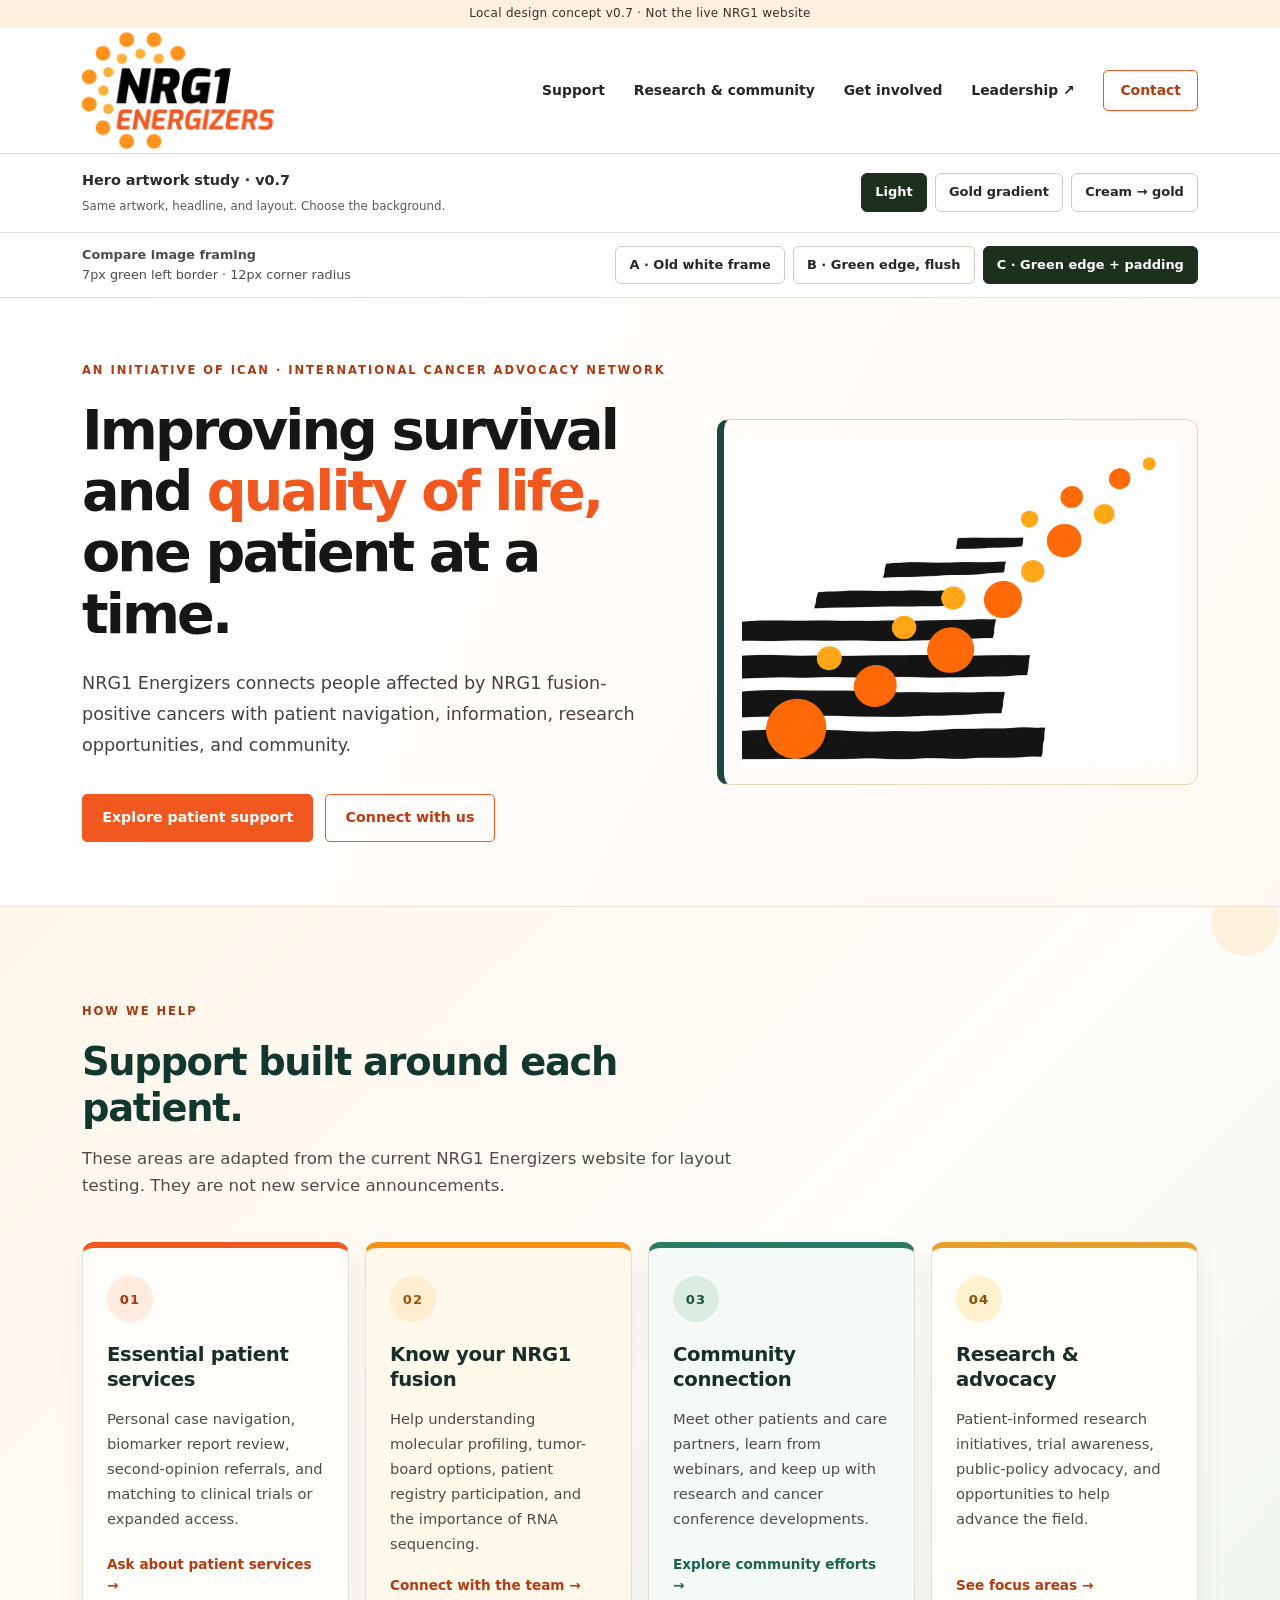
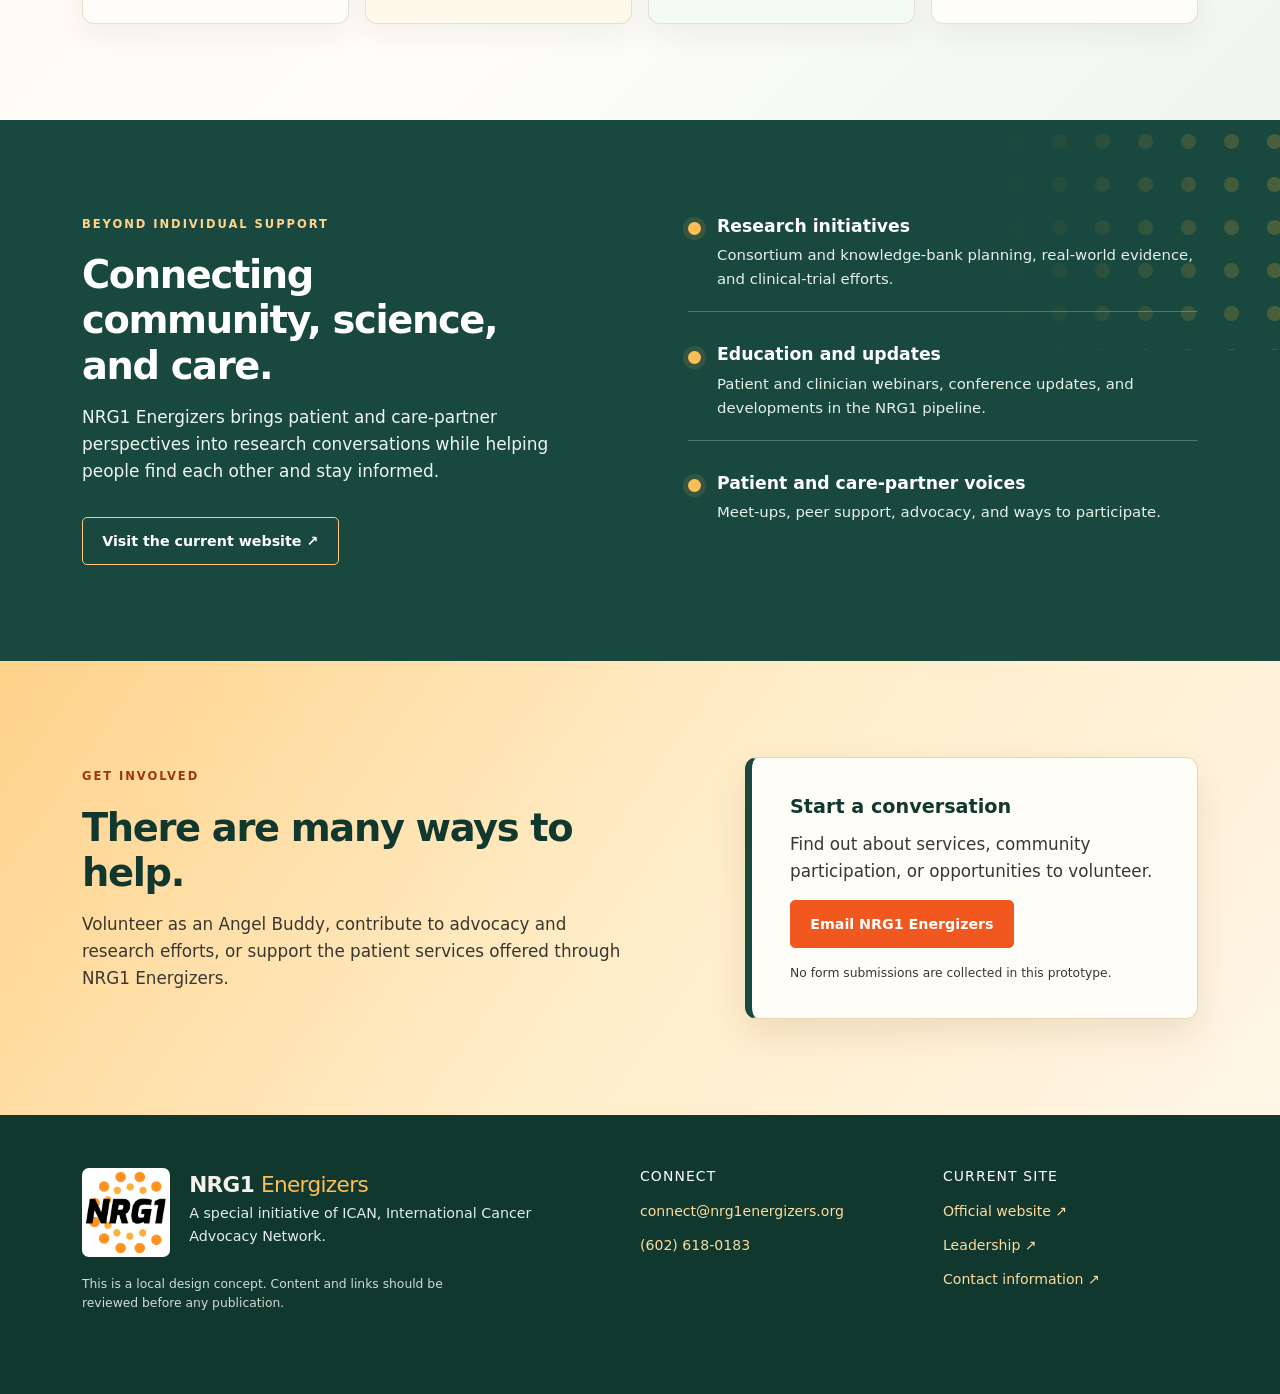
<file: index.html>
<!doctype html>
<html lang="en">
<head>
  <meta charset="utf-8">
  <meta name="viewport" content="width=device-width, initial-scale=1">
  <meta name="description" content="A colorful visual prototype for NRG1 Energizers, an initiative of ICAN supporting people affected by NRG1 fusion-positive cancers.">
  <title>NRG1 Energizers — Hero artwork framing v0.7</title>
  <link rel="icon" href="assets/images/nrg1-icon.png" type="image/png">
  <!-- Bootstrap 5.2.3 matches the published Start Bootstrap Modern Business template. -->
  <link href="https://cdn.jsdelivr.net/npm/bootstrap@5.2.3/dist/css/bootstrap.min.css" rel="stylesheet">
  <link href="assets/css/nrg1.css" rel="stylesheet">
  <link href="assets/css/hero-variations.css" rel="stylesheet">
  <link href="assets/css/hero-frame-v0.7.css" rel="stylesheet">
</head>
<body class="variant-light frame-accent-padded">
  <a class="skip-link" href="#main">Skip to content</a>
  <div class="prototype-label">Local design concept v0.7 · Not the live NRG1 website</div>
  <header class="site-header">
    <nav class="container nav-wrap" aria-label="Main navigation">
      <a class="wordmark" href="index.html" aria-label="NRG1 Energizers home">
        <img class="brand-logo" src="assets/images/nrg1-logo.png" width="392" height="240" alt="NRG1 Energizers">
      </a>
      <div class="nav-desktop">
        <a href="#support">Support</a>
        <a href="#research">Research &amp; community</a>
        <a href="#involved">Get involved</a>
        <a href="https://nrg1energizers.org/leadership.html" target="_blank" rel="noopener">Leadership <span aria-hidden="true">↗</span></a>
        <a class="nav-contact" href="#contact">Contact</a>
      </div>
      <details class="mobile-nav">
        <summary>Menu <span aria-hidden="true">☰</span></summary>
        <div class="mobile-nav-items">
          <a href="#support">Support</a>
          <a href="#research">Research &amp; community</a>
          <a href="#involved">Get involved</a>
          <a href="https://nrg1energizers.org/leadership.html" target="_blank" rel="noopener">Leadership ↗</a>
          <a href="#contact">Contact</a>
        </div>
      </details>
    </nav>
  </header>


<div class="hero-picker"><div class="container hero-picker-inner">
  <div><p class="hero-picker-title">Hero artwork study · v0.7</p><small>Same artwork, headline, and layout. Choose the background.</small></div>
  <div class="picker-actions" role="group" aria-label="Hero backgrounds">
   <button type="button" class="picker-button" data-background="light" aria-pressed="true">Light</button>
   <button type="button" class="picker-button" data-background="involve-gold" aria-pressed="false">Gold gradient</button>
   <button type="button" class="picker-button" data-background="cream-gold" aria-pressed="false">Cream → gold</button>
  </div>
</div></div>
<div class="frame-picker"><div class="container">
 <div><p class="frame-picker-title">Compare image framing</p><p>7px green left border · 12px corner radius</p></div>
 <div class="picker-actions" role="group" aria-label="Artwork frame treatments">
   <button type="button" class="picker-button" data-frame="original" aria-pressed="false">A · Old white frame</button>
   <button type="button" class="picker-button" data-frame="accent-flush" aria-pressed="false">B · Green edge, flush</button>
   <button type="button" class="picker-button" data-frame="accent-padded" aria-pressed="true">C · Green edge + padding</button>
 </div>
</div></div>

  <main id="main">
    <!-- Inspired by Modern Business's prominent hero + split copy/visual layout. -->
    <section class="hero">
      <div class="container hero-grid">
        <div class="hero-copy">
          <p class="eyebrow">An initiative of ICAN · International Cancer Advocacy Network</p>
          <h1>Improving survival and <em>quality of life,</em> one patient at a time.</h1>
          <p class="hero-lead">NRG1 Energizers connects people affected by NRG1 fusion-positive cancers with patient navigation, information, research opportunities, and community.</p>
          <div class="hero-actions">
            <a class="button button-primary" href="#support">Explore patient support</a>
            <a class="button button-outline" href="#contact">Connect with us</a>
          </div>
        </div>
        <figure class="hero-art">
          <img class="hero-photo" src="assets/images/ascending-orange-flow.png" width="1448" height="1086" alt="Abstract black horizontal strokes with orange and gold circles ascending to the right, suggesting collective progress">
        </figure>
      </div>
    </section>

    <section class="section introduction" id="support">
      <div class="container">
        <div class="section-heading"><p class="eyebrow">How we help</p><h2>Support built around each patient.</h2><p>These areas are adapted from the current NRG1 Energizers website for layout testing. They are not new service announcements.</p></div>
        <div class="feature-grid">
          <article class="feature-card"><span class="feature-number">01</span><h3>Essential patient services</h3><p>Personal case navigation, biomarker report review, second-opinion referrals, and matching to clinical trials or expanded access.</p><a href="#contact" class="text-link">Ask about patient services <span aria-hidden="true">→</span></a></article>
          <article class="feature-card"><span class="feature-number">02</span><h3>Know your NRG1 fusion</h3><p>Help understanding molecular profiling, tumor-board options, patient registry participation, and the importance of RNA sequencing.</p><a href="#contact" class="text-link">Connect with the team <span aria-hidden="true">→</span></a></article>
          <article class="feature-card"><span class="feature-number">03</span><h3>Community connection</h3><p>Meet other patients and care partners, learn from webinars, and keep up with research and cancer conference developments.</p><a href="#research" class="text-link">Explore community efforts <span aria-hidden="true">→</span></a></article>
          <article class="feature-card"><span class="feature-number">04</span><h3>Research &amp; advocacy</h3><p>Patient-informed research initiatives, trial awareness, public-policy advocacy, and opportunities to help advance the field.</p><a href="#research" class="text-link">See focus areas <span aria-hidden="true">→</span></a></article>
        </div>
      </div>
    </section>

    <section class="section research-section" id="research">
      <div class="container research-grid">
        <div><p class="eyebrow">Beyond individual support</p><h2>Connecting community, science, and care.</h2><p class="body-large">NRG1 Energizers brings patient and care-partner perspectives into research conversations while helping people find each other and stay informed.</p><a class="button button-outline" href="https://nrg1energizers.org/" target="_blank" rel="noopener">Visit the current website ↗</a></div>
        <div class="research-points">
          <div><span class="small-mark" aria-hidden="true"></span><div><h3>Research initiatives</h3><p>Consortium and knowledge-bank planning, real-world evidence, and clinical-trial efforts.</p></div></div>
          <div><span class="small-mark" aria-hidden="true"></span><div><h3>Education and updates</h3><p>Patient and clinician webinars, conference updates, and developments in the NRG1 pipeline.</p></div></div>
          <div><span class="small-mark" aria-hidden="true"></span><div><h3>Patient and care-partner voices</h3><p>Meet-ups, peer support, advocacy, and ways to participate.</p></div></div>
        </div>
      </div>
    </section>

    <section class="section involve-section" id="involved"><div class="container involve-grid">
      <div><p class="eyebrow">Get involved</p><h2>There are many ways to help.</h2><p>Volunteer as an Angel Buddy, contribute to advocacy and research efforts, or support the patient services offered through NRG1 Energizers.</p></div>
      <div class="involve-panel"><p class="panel-heading">Start a conversation</p><p>Find out about services, community participation, or opportunities to volunteer.</p><a class="button button-primary" href="mailto:connect@nrg1energizers.org">Email NRG1 Energizers</a><p class="panel-note">No form submissions are collected in this prototype.</p></div>
    </div></section>
  </main>

  <footer class="site-footer" id="contact"><div class="container footer-grid">
    <div><div class="footer-brand"><img class="footer-icon" src="assets/images/nrg1-icon.png" width="117" height="119" alt="NRG1 square icon"><div><div class="footer-name">NRG1 <span>Energizers</span></div><p>A special initiative of ICAN, International Cancer Advocacy Network.</p></div></div><p class="footer-disclaimer">This is a local design concept. Content and links should be reviewed before any publication.</p></div>
    <div><h2>Connect</h2><a href="mailto:connect@nrg1energizers.org">connect@nrg1energizers.org</a><a href="tel:+16026180183">(602) 618-0183</a></div>
    <div><h2>Current site</h2><a href="https://nrg1energizers.org/" target="_blank" rel="noopener">Official website ↗</a><a href="https://nrg1energizers.org/leadership.html" target="_blank" rel="noopener">Leadership ↗</a><a href="https://nrg1energizers.org/contact.html" target="_blank" rel="noopener">Contact information ↗</a></div>
  </div></footer>

<script>
  // Plain JavaScript: the options only change classes on <body>.
  let heroBackground = 'light';
  let heroFrame = 'accent-padded';
  const setChoice = (selector, value) => {
    document.querySelectorAll(selector).forEach(button => {
      button.setAttribute('aria-pressed', String(button.dataset.background === value || button.dataset.frame === value));
    });
    document.body.className = `variant-${heroBackground} frame-${heroFrame}`;
  };
  document.querySelectorAll('[data-background]').forEach(button => {
    button.addEventListener('click', () => {
      heroBackground = button.dataset.background;
      setChoice('[data-background]', heroBackground);
    });
  });
  document.querySelectorAll('[data-frame]').forEach(button => {
    button.addEventListener('click', () => {
      heroFrame = button.dataset.frame;
      setChoice('[data-frame]', heroFrame);
    });
  });
</script>
</body>
</html>
</file>
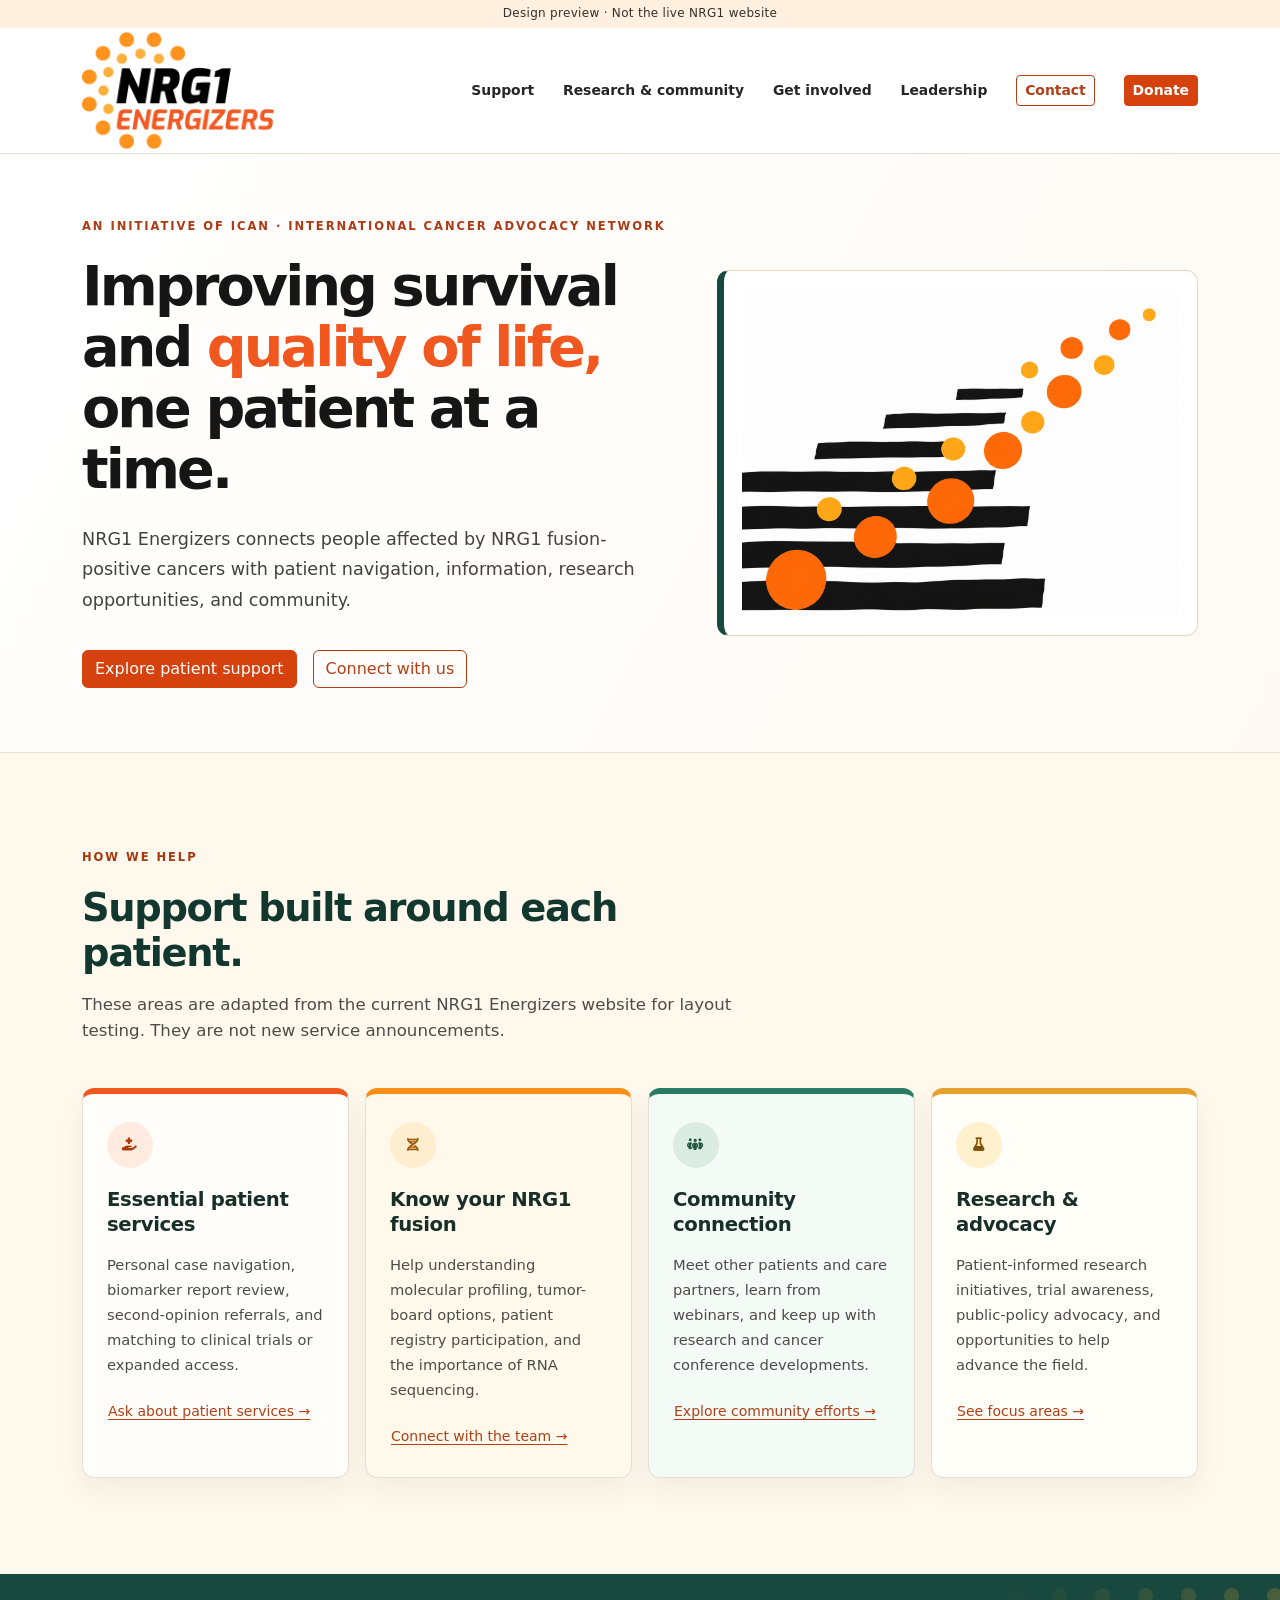
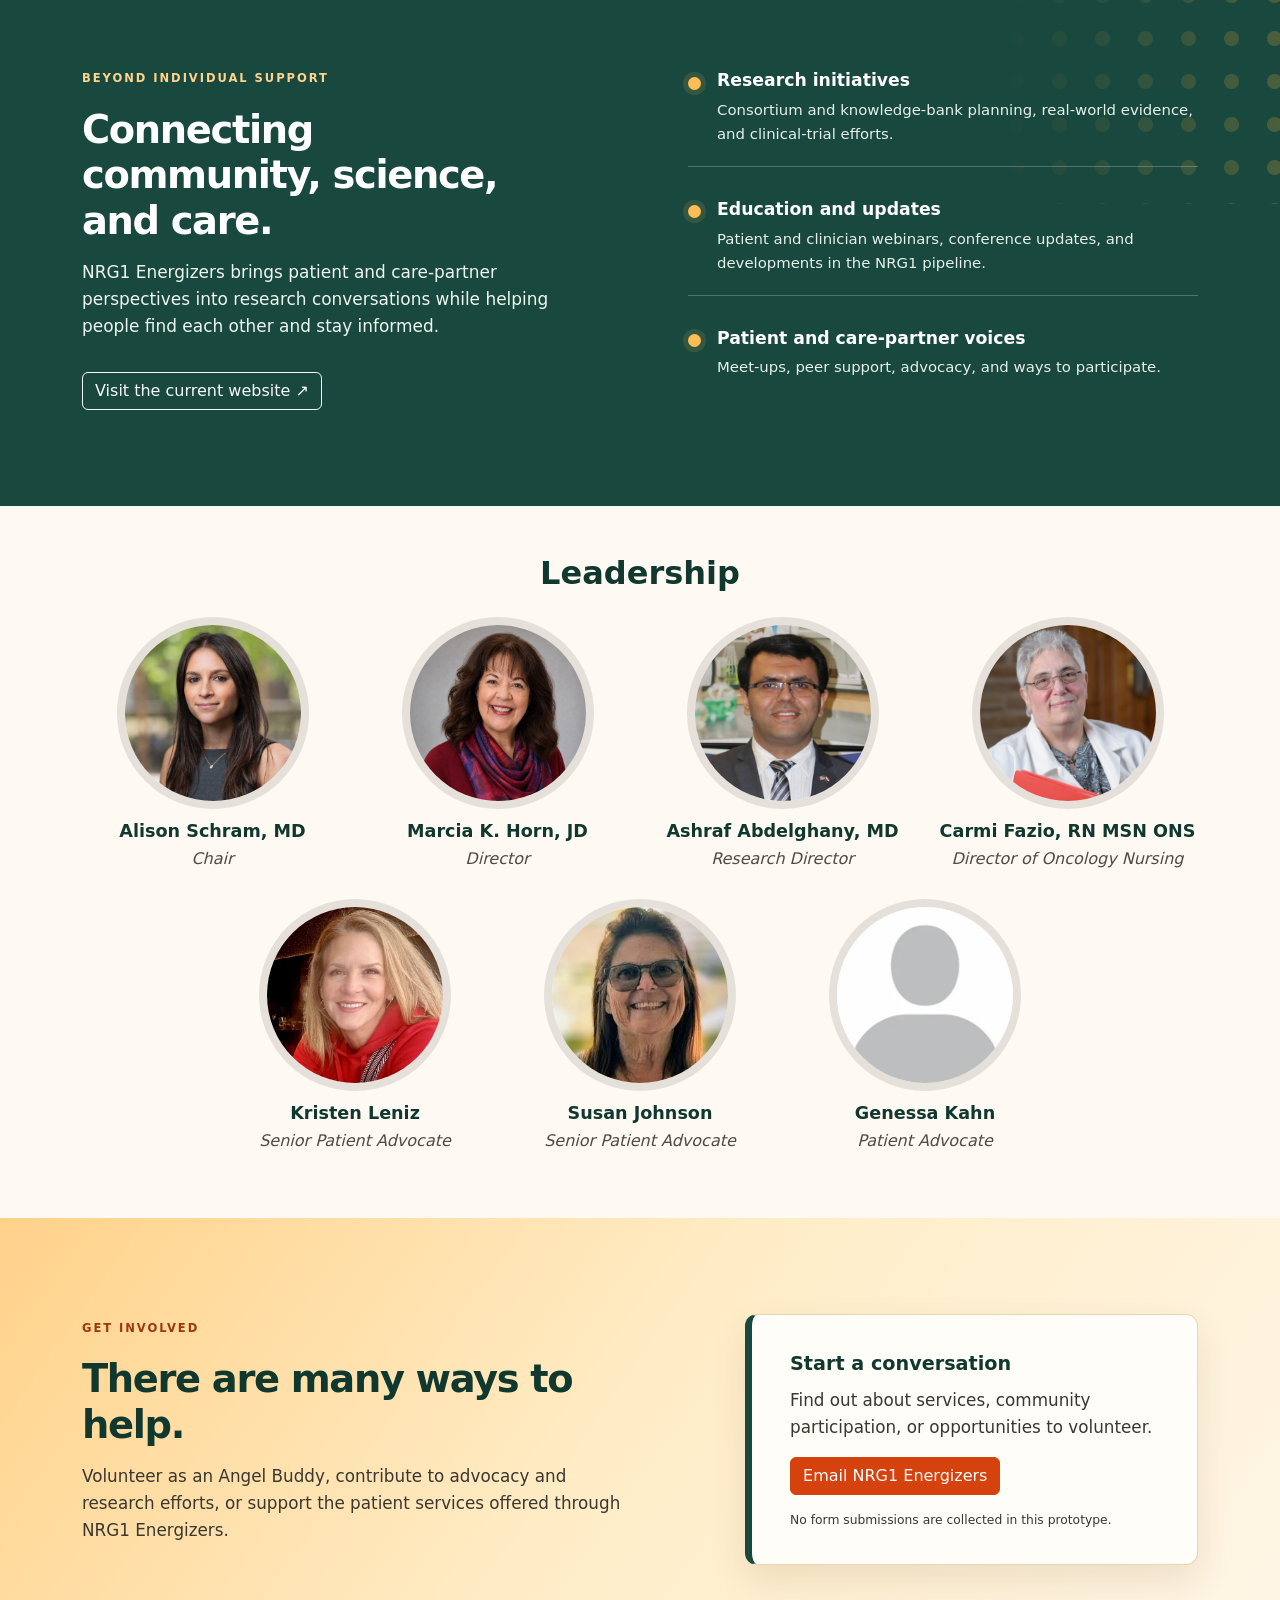
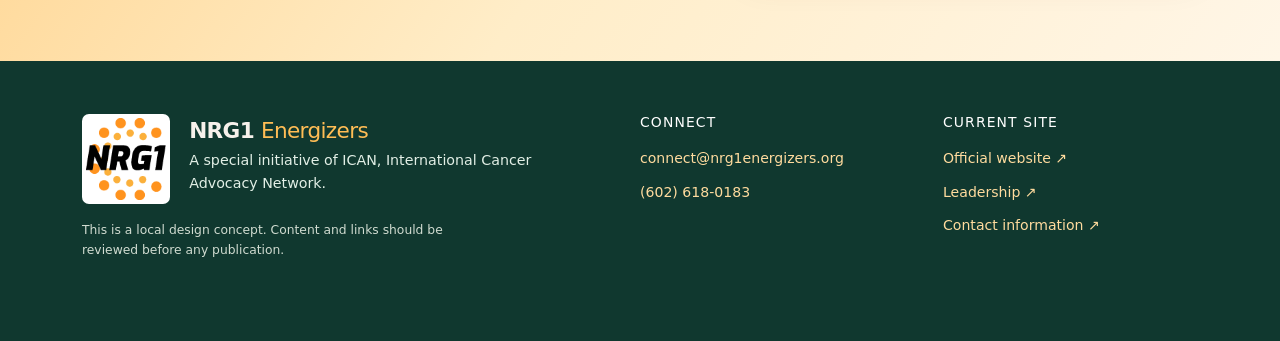
<file: preview/index.html>
<!doctype html>
<html lang="en">
<head>
  <meta charset="utf-8">
  <meta name="viewport" content="width=device-width, initial-scale=1">
  <meta name="description" content="A colorful visual prototype for NRG1 Energizers, an initiative of ICAN supporting people affected by NRG1 fusion-positive cancers.">
  <title>NRG1 Energizers — Light navbar with Leadership</title>
  <link rel="icon" href="assets/images/nrg1-icon.png" type="image/png">
  <!-- Bootstrap 5.2.3 matches the published Start Bootstrap Modern Business template. -->
  <link href="https://cdn.jsdelivr.net/npm/bootstrap@5.2.3/dist/css/bootstrap.min.css" rel="stylesheet">
  <link href="https://cdnjs.cloudflare.com/ajax/libs/font-awesome/6.7.2/css/all.min.css" rel="stylesheet">
  <link href="assets/css/nrg1.css" rel="stylesheet">
  <link href="assets/css/hero-variations.css" rel="stylesheet">
  <link href="assets/css/hero-frame-v0.7.css" rel="stylesheet">
  <link href="assets/css/design-experiments.css" rel="stylesheet">
</head>
<body class="variant-light frame-accent-padded light-leadership-comparison nrg1-bootstrap-theme">
  <a class="skip-link" href="#main">Skip to content</a>
  <div class="prototype-label">Design preview · Not the live NRG1 website</div>
  <header class="site-header">
    <nav class="container nav-wrap" aria-label="Main navigation">
      <a class="wordmark" href="index.html" aria-label="NRG1 Energizers home">
        <img class="brand-logo" src="assets/images/nrg1-logo.png" width="392" height="240" alt="NRG1 Energizers">
      </a>
      <div class="nav-desktop">
        <a href="#support">Support</a>
        <a href="#research">Research &amp; community</a>
        <a href="#involved">Get involved</a>
        <a href="#leadership">Leadership</a>
        <a class="btn btn-outline-primary btn-sm" href="contact.html">Contact</a>
        <a class="btn btn-primary btn-sm" href="https://askican.ejoinme.org/donate">Donate</a>
      </div>
      <details class="mobile-nav">
        <summary>Menu <span aria-hidden="true">☰</span></summary>
        <div class="mobile-nav-items">
          <a href="#support">Support</a>
          <a href="#research">Research &amp; community</a>
          <a href="#involved">Get involved</a>
          <a href="#leadership">Leadership</a>
          <a class="btn btn-outline-primary btn-sm" href="contact.html">Contact</a>
          <a class="btn btn-primary btn-sm" href="https://askican.ejoinme.org/donate">Donate</a>
        </div>
      </details>
    </nav>
  </header>

  <main id="main">
    <!-- Inspired by Modern Business's prominent hero + split copy/visual layout. -->
    <section class="hero">
      <div class="container hero-grid">
        <div class="hero-copy">
          <p class="eyebrow">An initiative of ICAN · International Cancer Advocacy Network</p>
          <h1>Improving survival and <em>quality of life,</em> one patient at a time.</h1>
          <p class="hero-lead">NRG1 Energizers connects people affected by NRG1 fusion-positive cancers with patient navigation, information, research opportunities, and community.</p>
          <div class="d-flex flex-wrap gap-3">
            <a class="btn btn-primary" href="#support">Explore patient support</a>
            <a class="btn btn-outline-primary" href="contact.html">Connect with us</a>
          </div>
        </div>
        <figure class="hero-art">
          <img class="hero-photo" src="assets/images/ascending-orange-flow.png" width="1448" height="1086" alt="Abstract black horizontal strokes with orange and gold circles ascending to the right, suggesting collective progress">
        </figure>
      </div>
    </section>

    <section class="section introduction" id="support">
      <div class="container">
        <div class="section-heading"><p class="eyebrow">How we help</p><h2>Support built around each patient.</h2><p>These areas are adapted from the current NRG1 Energizers website for layout testing. They are not new service announcements.</p></div>
        <div class="feature-grid">
          <article class="feature-card"><span class="feature-number"><i class="fa-solid fa-hand-holding-medical" aria-hidden="true"></i></span><h3>Essential patient services</h3><p>Personal case navigation, biomarker report review, second-opinion referrals, and matching to clinical trials or expanded access.</p><a href="contact.html" class="btn btn-link btn-sm px-0 text-start">Ask about patient services <span aria-hidden="true">→</span></a></article>
          <article class="feature-card"><span class="feature-number"><i class="fa-solid fa-dna" aria-hidden="true"></i></span><h3>Know your NRG1 fusion</h3><p>Help understanding molecular profiling, tumor-board options, patient registry participation, and the importance of RNA sequencing.</p><a href="contact.html" class="btn btn-link btn-sm px-0 text-start">Connect with the team <span aria-hidden="true">→</span></a></article>
          <article class="feature-card"><span class="feature-number"><i class="fa-solid fa-people-group" aria-hidden="true"></i></span><h3>Community connection</h3><p>Meet other patients and care partners, learn from webinars, and keep up with research and cancer conference developments.</p><a href="#research" class="btn btn-link btn-sm px-0 text-start">Explore community efforts <span aria-hidden="true">→</span></a></article>
          <article class="feature-card"><span class="feature-number"><i class="fa-solid fa-flask" aria-hidden="true"></i></span><h3>Research &amp; advocacy</h3><p>Patient-informed research initiatives, trial awareness, public-policy advocacy, and opportunities to help advance the field.</p><a href="#research" class="btn btn-link btn-sm px-0 text-start">See focus areas <span aria-hidden="true">→</span></a></article>
        </div>
      </div>
    </section>

    <section class="section research-section" id="research">
      <div class="container research-grid">
        <div><p class="eyebrow">Beyond individual support</p><h2>Connecting community, science, and care.</h2><p class="body-large">NRG1 Energizers brings patient and care-partner perspectives into research conversations while helping people find each other and stay informed.</p><a class="btn btn-outline-light" href="https://nrg1energizers.org/" target="_blank" rel="noopener">Visit the current website ↗</a></div>
        <div class="research-points">
          <div><span class="small-mark" aria-hidden="true"></span><div><h3>Research initiatives</h3><p>Consortium and knowledge-bank planning, real-world evidence, and clinical-trial efforts.</p></div></div>
          <div><span class="small-mark" aria-hidden="true"></span><div><h3>Education and updates</h3><p>Patient and clinician webinars, conference updates, and developments in the NRG1 pipeline.</p></div></div>
          <div><span class="small-mark" aria-hidden="true"></span><div><h3>Patient and care-partner voices</h3><p>Meet-ups, peer support, advocacy, and ways to participate.</p></div></div>
        </div>
      </div>
    </section>

    <section class="section leadership-section" id="leadership" aria-labelledby="leadership-heading">
      <div class="container">
        <div class="leadership-heading-block text-center">
          <h2 class="fw-bolder" id="leadership-heading">Leadership</h2>
        </div>
        <div class="row leadership-members justify-content-center">
          <div class="col-12 col-sm-6 col-lg-4 col-xl-3 team-member text-center">
            <a class="leadership-person-link" href="leadership.html#alison-schram">
              <img class="leadership-portrait" src="assets/images/leadership/alison-schram.jpg" width="192" height="192" loading="lazy" alt="Portrait of Alison Schram, MD">
              <h3 id="leader-alison-schram" class="fw-bolder">Alison Schram, MD</h3>
            </a>
            <p class="leadership-title fst-italic">Chair</p>
          </div>
          <div class="col-12 col-sm-6 col-lg-4 col-xl-3 team-member text-center">
            <a class="leadership-person-link" href="leadership.html#marcia-horn">
              <img class="leadership-portrait" src="assets/images/leadership/marcia_horn.jpg" width="192" height="192" loading="lazy" alt="Portrait of Marcia K. Horn, JD">
              <h3 id="leader-marcia-horn" class="fw-bolder">Marcia K. Horn, JD</h3>
            </a>
            <p class="leadership-title fst-italic">Director</p>
 
          </div>
          <div class="col-12 col-sm-6 col-lg-4 col-xl-3 team-member text-center">
            <a class="leadership-person-link" href="leadership.html#ashraf-abdelghany">
              <img class="leadership-portrait" src="assets/images/leadership/ashraf-abdelghany.jpg" width="192" height="192" loading="lazy" alt="Portrait of Ashraf Abdelghany, MD">
              <h3 id="leader-ashraf-abdelghany" class="fw-bolder">Ashraf Abdelghany, MD</h3>
            </a>
            <p class="leadership-title fst-italic">Research Director</p>
          </div>
          <div class="col-12 col-sm-6 col-lg-4 col-xl-3 team-member text-center">
            <a class="leadership-person-link" href="leadership.html#carmi-fazio">
              <img class="leadership-portrait" src="assets/images/leadership/carmi-fazio.jpg" width="192" height="192" loading="lazy" alt="Portrait of Carmi Fazio, RN MSN ONS">
              <h3 id="leader-carmi-fazio" class="fw-bolder">Carmi Fazio, RN MSN ONS</h3>
            </a>
            <p class="leadership-title fst-italic">Director of Oncology Nursing</p>
           
               
          </div>
          <div class="col-12 col-sm-6 col-lg-4 col-xl-3 team-member text-center">
            <a class="leadership-person-link" href="leadership.html#kristen-leniz">
              <img class="leadership-portrait" src="assets/images/leadership/kristen-leniz.jpg" width="192" height="192" loading="lazy" alt="Portrait of Kristen Leniz">
              <h3 id="leader-kristen-leniz" class="fw-bolder">Kristen Leniz</h3>
            </a>
            <p class="leadership-title fst-italic">Senior Patient Advocate</p>
          </div>
          <div class="col-12 col-sm-6 col-lg-4 col-xl-3 team-member text-center">
            <a class="leadership-person-link" href="leadership.html#susan-johnson">
              <img class="leadership-portrait" src="assets/images/leadership/susan-johnson.jpg" width="192" height="192" loading="lazy" alt="Portrait of Susan Johnson">
              <h3 id="leader-susan-johnson" class="fw-bolder">Susan Johnson</h3>
            </a>
            <p class="leadership-title fst-italic">Senior Patient Advocate</p>
            
          </div>

          <div class="col-12 col-sm-6 col-lg-4 col-xl-3 team-member text-center">
            <a class="leadership-person-link" href="leadership.html#genessa-kahn">
              <img class="leadership-portrait" src="assets/images/leadership/generic-person-cropped.png" width="192" height="192" loading="lazy" alt="Generic person icon for Genessa Kahn">
              <h3 id="leader-genessa-kahn" class="fw-bolder">Genessa Kahn</h3>
            </a>
            <p class="leadership-title fst-italic">Patient Advocate</p>
            <p> 
          </div>

        </div>
      </div>
    </section>

    <section class="section involve-section" id="involved"><div class="container involve-grid">
      <div><p class="eyebrow">Get involved</p><h2>There are many ways to help.</h2><p>Volunteer as an Angel Buddy, contribute to advocacy and research efforts, or support the patient services offered through NRG1 Energizers.</p></div>
      <div class="involve-panel"><p class="panel-heading">Start a conversation</p><p>Find out about services, community participation, or opportunities to volunteer.</p><a class="btn btn-primary" href="contact.html">Email NRG1 Energizers</a><p class="panel-note">No form submissions are collected in this prototype.</p></div>
    </div></section>
  </main>

  <footer class="site-footer" id="contact"><div class="container footer-grid">
    <div><div class="footer-brand"><img class="footer-icon" src="assets/images/nrg1-icon.png" width="117" height="119" alt="NRG1 square icon"><div><div class="footer-name">NRG1 <span>Energizers</span></div><p>A special initiative of ICAN, International Cancer Advocacy Network.</p></div></div><p class="footer-disclaimer">This is a local design concept. Content and links should be reviewed before any publication.</p></div>
    <div><h2>Connect</h2><a href="mailto:connect@nrg1energizers.org">connect@nrg1energizers.org</a><a href="tel:+16026180183">(602) 618-0183</a></div>
    <div><h2>Current site</h2><a href="https://nrg1energizers.org/" target="_blank" rel="noopener">Official website ↗</a><a href="https://nrg1energizers.org/leadership.html" target="_blank" rel="noopener">Leadership ↗</a><a href="https://nrg1energizers.org/contact.html" target="_blank" rel="noopener">Contact information ↗</a></div>
  </div></footer>
</body>
</html>
</file>
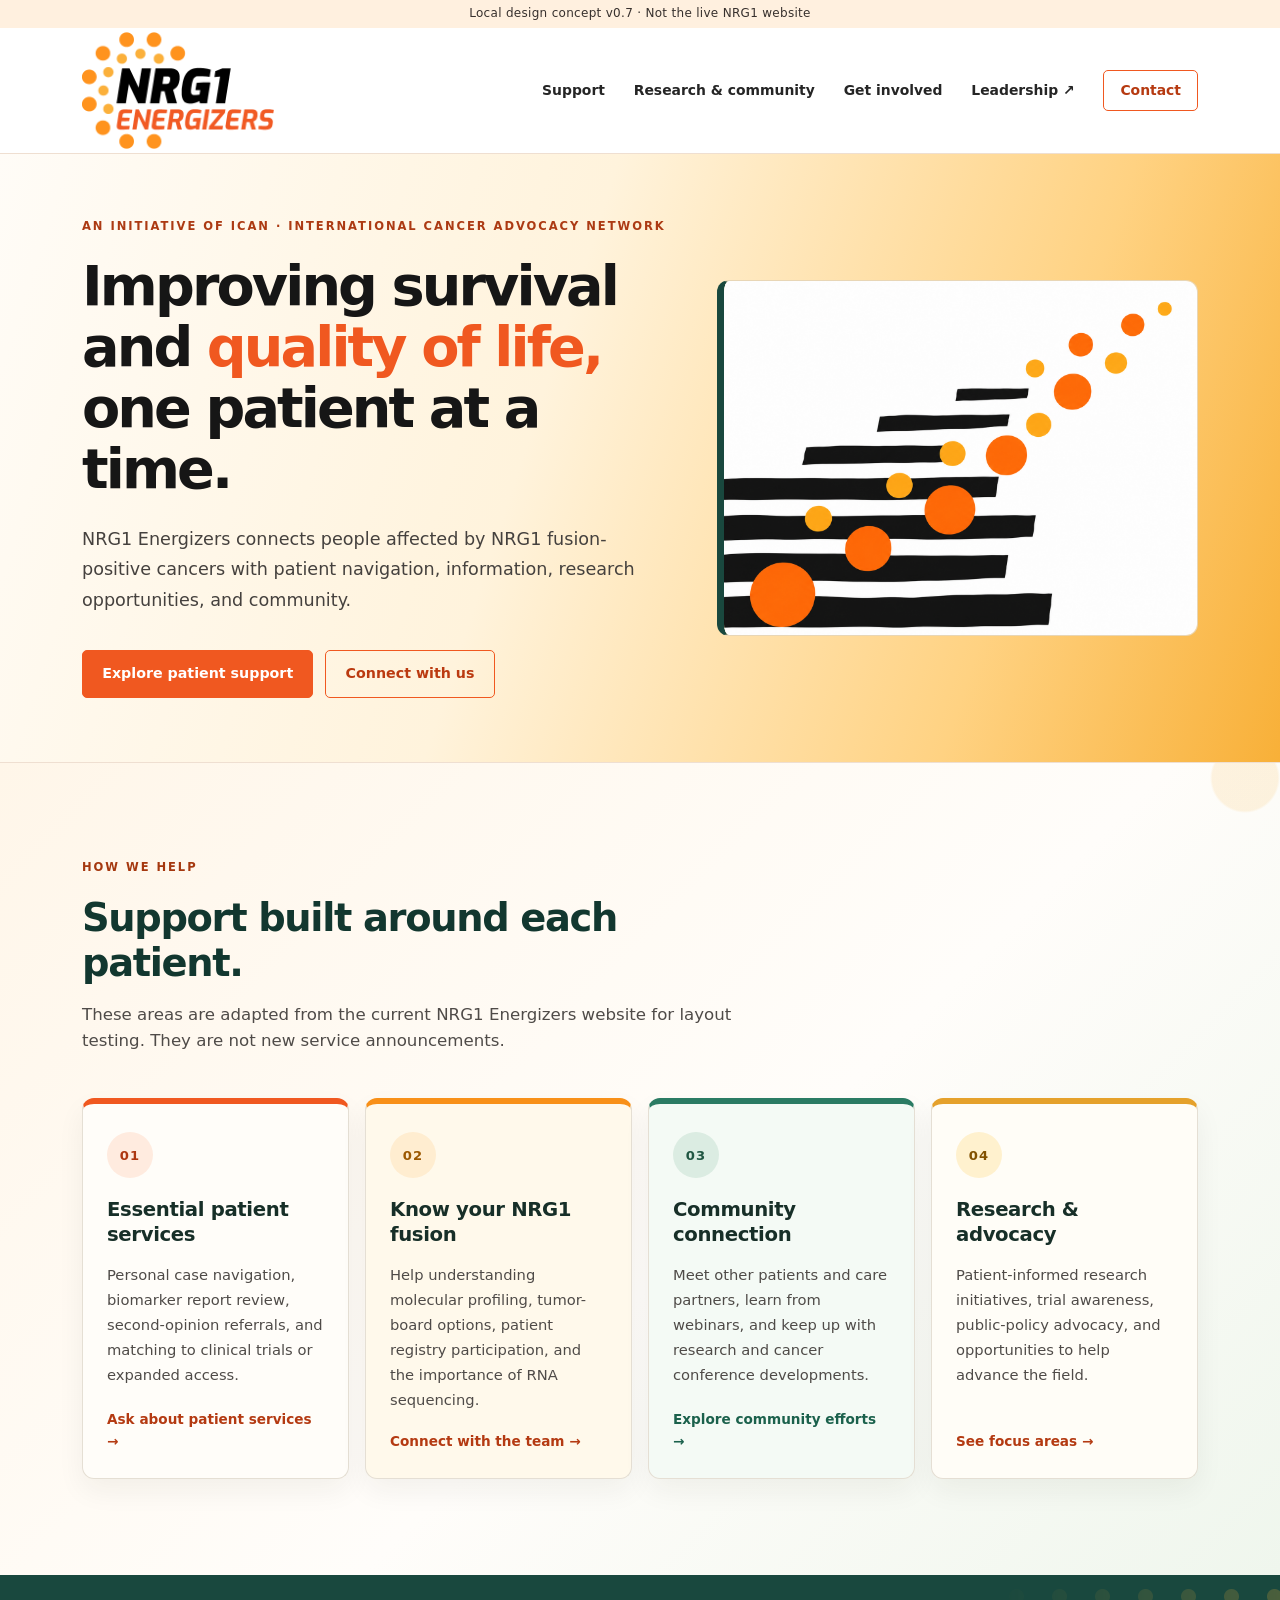
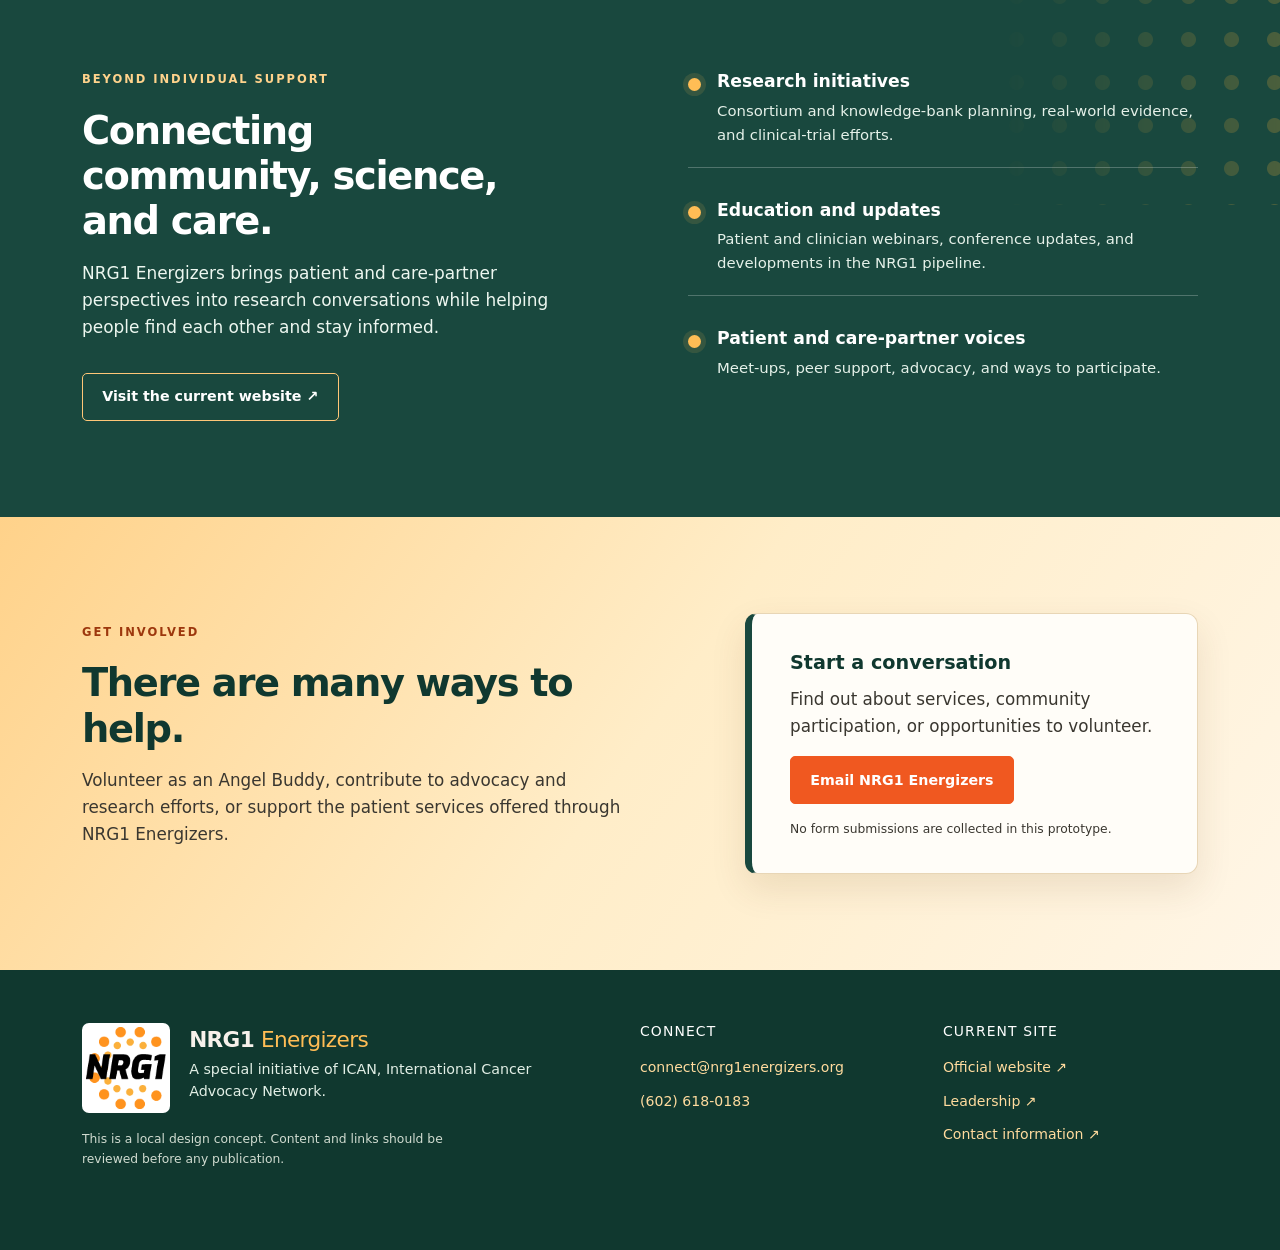
<file: hero-cream-gold-accent-flush.html>
<!doctype html>
<html lang="en">
<head>
  <meta charset="utf-8">
  <meta name="viewport" content="width=device-width, initial-scale=1">
  <meta name="description" content="A colorful visual prototype for NRG1 Energizers, an initiative of ICAN supporting people affected by NRG1 fusion-positive cancers.">
  <title>NRG1 Energizers — Hero artwork framing v0.7</title>
  <link rel="icon" href="assets/images/nrg1-icon.png" type="image/png">
  <!-- Bootstrap 5.2.3 matches the published Start Bootstrap Modern Business template. -->
  <link href="https://cdn.jsdelivr.net/npm/bootstrap@5.2.3/dist/css/bootstrap.min.css" rel="stylesheet">
  <link href="assets/css/nrg1.css" rel="stylesheet">
  <link href="assets/css/hero-variations.css" rel="stylesheet">
  <link href="assets/css/hero-frame-v0.7.css" rel="stylesheet">
</head>
<body class="variant-cream-gold frame-accent-flush">
  <a class="skip-link" href="#main">Skip to content</a>
  <div class="prototype-label">Local design concept v0.7 · Not the live NRG1 website</div>
  <header class="site-header">
    <nav class="container nav-wrap" aria-label="Main navigation">
      <a class="wordmark" href="index.html" aria-label="NRG1 Energizers home">
        <img class="brand-logo" src="assets/images/nrg1-logo.png" width="392" height="240" alt="NRG1 Energizers">
      </a>
      <div class="nav-desktop">
        <a href="#support">Support</a>
        <a href="#research">Research &amp; community</a>
        <a href="#involved">Get involved</a>
        <a href="https://nrg1energizers.org/leadership.html" target="_blank" rel="noopener">Leadership <span aria-hidden="true">↗</span></a>
        <a class="nav-contact" href="#contact">Contact</a>
      </div>
      <details class="mobile-nav">
        <summary>Menu <span aria-hidden="true">☰</span></summary>
        <div class="mobile-nav-items">
          <a href="#support">Support</a>
          <a href="#research">Research &amp; community</a>
          <a href="#involved">Get involved</a>
          <a href="https://nrg1energizers.org/leadership.html" target="_blank" rel="noopener">Leadership ↗</a>
          <a href="#contact">Contact</a>
        </div>
      </details>
    </nav>
  </header>

  <main id="main">
    <!-- Inspired by Modern Business's prominent hero + split copy/visual layout. -->
    <section class="hero">
      <div class="container hero-grid">
        <div class="hero-copy">
          <p class="eyebrow">An initiative of ICAN · International Cancer Advocacy Network</p>
          <h1>Improving survival and <em>quality of life,</em> one patient at a time.</h1>
          <p class="hero-lead">NRG1 Energizers connects people affected by NRG1 fusion-positive cancers with patient navigation, information, research opportunities, and community.</p>
          <div class="hero-actions">
            <a class="button button-primary" href="#support">Explore patient support</a>
            <a class="button button-outline" href="#contact">Connect with us</a>
          </div>
        </div>
        <figure class="hero-art">
          <img class="hero-photo" src="assets/images/ascending-orange-flow.png" width="1448" height="1086" alt="Abstract black horizontal strokes with orange and gold circles ascending to the right, suggesting collective progress">
        </figure>
      </div>
    </section>

    <section class="section introduction" id="support">
      <div class="container">
        <div class="section-heading"><p class="eyebrow">How we help</p><h2>Support built around each patient.</h2><p>These areas are adapted from the current NRG1 Energizers website for layout testing. They are not new service announcements.</p></div>
        <div class="feature-grid">
          <article class="feature-card"><span class="feature-number">01</span><h3>Essential patient services</h3><p>Personal case navigation, biomarker report review, second-opinion referrals, and matching to clinical trials or expanded access.</p><a href="#contact" class="text-link">Ask about patient services <span aria-hidden="true">→</span></a></article>
          <article class="feature-card"><span class="feature-number">02</span><h3>Know your NRG1 fusion</h3><p>Help understanding molecular profiling, tumor-board options, patient registry participation, and the importance of RNA sequencing.</p><a href="#contact" class="text-link">Connect with the team <span aria-hidden="true">→</span></a></article>
          <article class="feature-card"><span class="feature-number">03</span><h3>Community connection</h3><p>Meet other patients and care partners, learn from webinars, and keep up with research and cancer conference developments.</p><a href="#research" class="text-link">Explore community efforts <span aria-hidden="true">→</span></a></article>
          <article class="feature-card"><span class="feature-number">04</span><h3>Research &amp; advocacy</h3><p>Patient-informed research initiatives, trial awareness, public-policy advocacy, and opportunities to help advance the field.</p><a href="#research" class="text-link">See focus areas <span aria-hidden="true">→</span></a></article>
        </div>
      </div>
    </section>

    <section class="section research-section" id="research">
      <div class="container research-grid">
        <div><p class="eyebrow">Beyond individual support</p><h2>Connecting community, science, and care.</h2><p class="body-large">NRG1 Energizers brings patient and care-partner perspectives into research conversations while helping people find each other and stay informed.</p><a class="button button-outline" href="https://nrg1energizers.org/" target="_blank" rel="noopener">Visit the current website ↗</a></div>
        <div class="research-points">
          <div><span class="small-mark" aria-hidden="true"></span><div><h3>Research initiatives</h3><p>Consortium and knowledge-bank planning, real-world evidence, and clinical-trial efforts.</p></div></div>
          <div><span class="small-mark" aria-hidden="true"></span><div><h3>Education and updates</h3><p>Patient and clinician webinars, conference updates, and developments in the NRG1 pipeline.</p></div></div>
          <div><span class="small-mark" aria-hidden="true"></span><div><h3>Patient and care-partner voices</h3><p>Meet-ups, peer support, advocacy, and ways to participate.</p></div></div>
        </div>
      </div>
    </section>

    <section class="section involve-section" id="involved"><div class="container involve-grid">
      <div><p class="eyebrow">Get involved</p><h2>There are many ways to help.</h2><p>Volunteer as an Angel Buddy, contribute to advocacy and research efforts, or support the patient services offered through NRG1 Energizers.</p></div>
      <div class="involve-panel"><p class="panel-heading">Start a conversation</p><p>Find out about services, community participation, or opportunities to volunteer.</p><a class="button button-primary" href="mailto:connect@nrg1energizers.org">Email NRG1 Energizers</a><p class="panel-note">No form submissions are collected in this prototype.</p></div>
    </div></section>
  </main>

  <footer class="site-footer" id="contact"><div class="container footer-grid">
    <div><div class="footer-brand"><img class="footer-icon" src="assets/images/nrg1-icon.png" width="117" height="119" alt="NRG1 square icon"><div><div class="footer-name">NRG1 <span>Energizers</span></div><p>A special initiative of ICAN, International Cancer Advocacy Network.</p></div></div><p class="footer-disclaimer">This is a local design concept. Content and links should be reviewed before any publication.</p></div>
    <div><h2>Connect</h2><a href="mailto:connect@nrg1energizers.org">connect@nrg1energizers.org</a><a href="tel:+16026180183">(602) 618-0183</a></div>
    <div><h2>Current site</h2><a href="https://nrg1energizers.org/" target="_blank" rel="noopener">Official website ↗</a><a href="https://nrg1energizers.org/leadership.html" target="_blank" rel="noopener">Leadership ↗</a><a href="https://nrg1energizers.org/contact.html" target="_blank" rel="noopener">Contact information ↗</a></div>
  </div></footer>
</body>
</html>
</file>
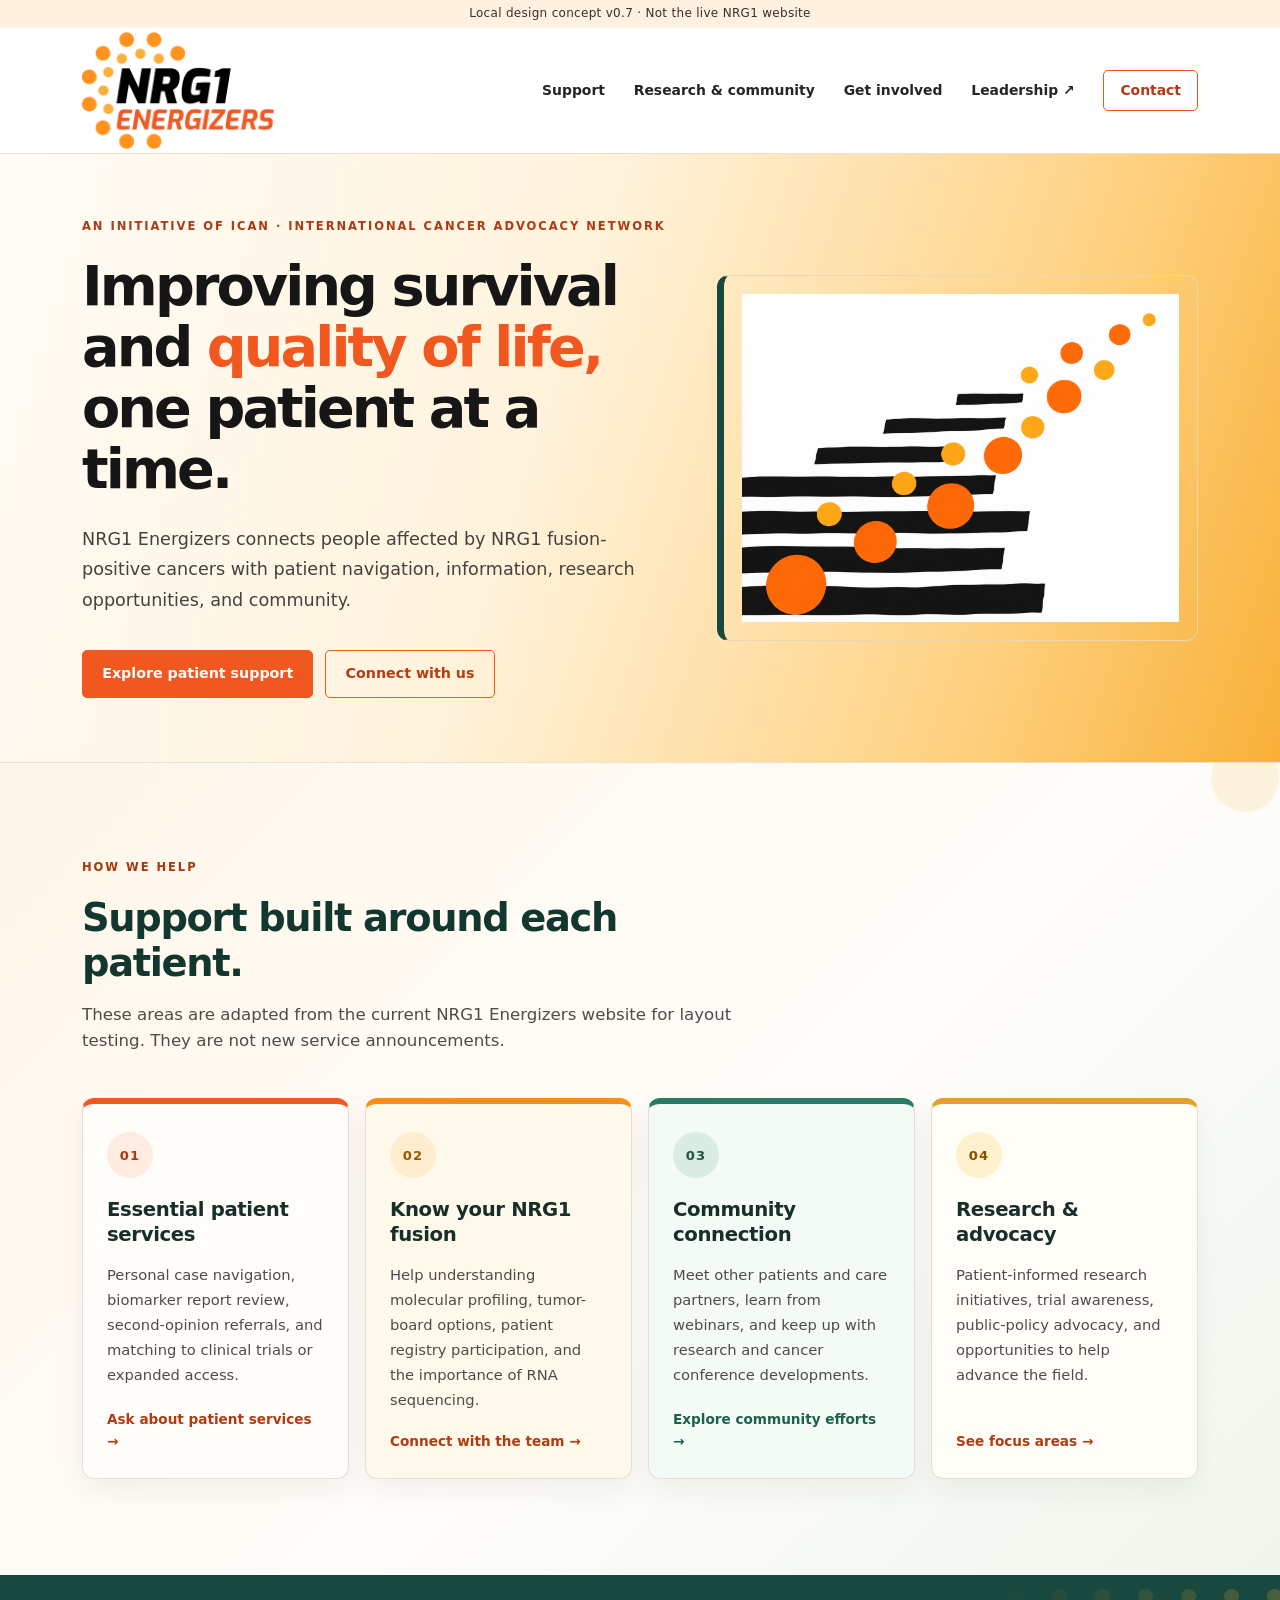
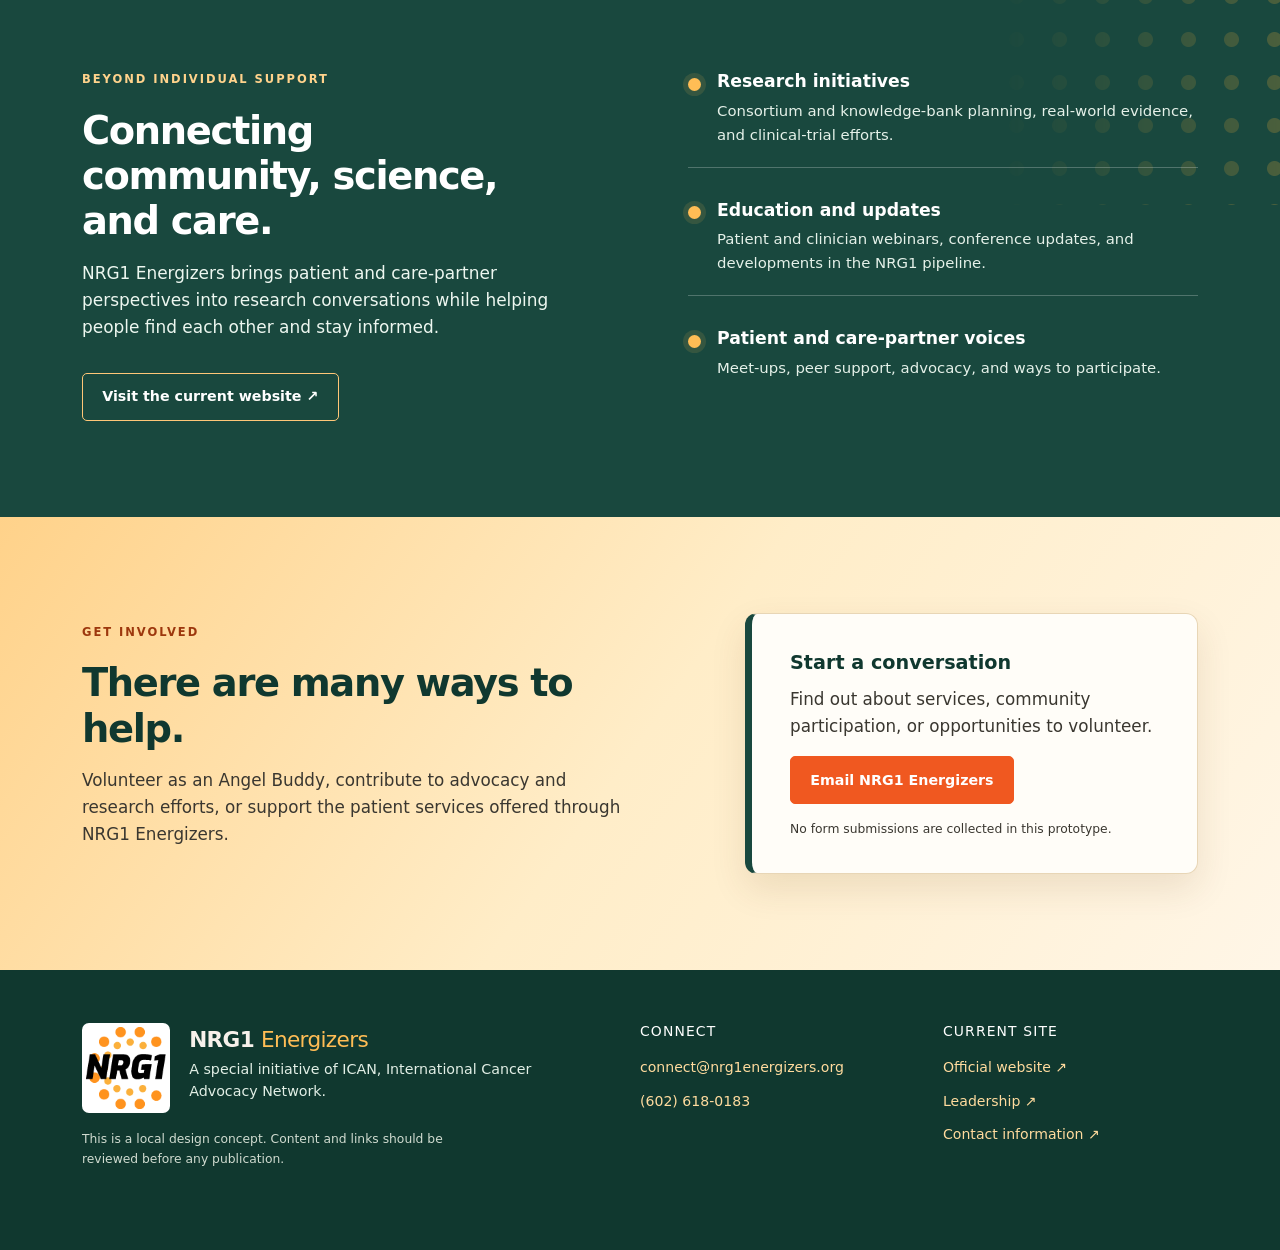
<file: hero-cream-gold-accent-padded.html>
<!doctype html>
<html lang="en">
<head>
  <meta charset="utf-8">
  <meta name="viewport" content="width=device-width, initial-scale=1">
  <meta name="description" content="A colorful visual prototype for NRG1 Energizers, an initiative of ICAN supporting people affected by NRG1 fusion-positive cancers.">
  <title>NRG1 Energizers — Hero artwork framing v0.7</title>
  <link rel="icon" href="assets/images/nrg1-icon.png" type="image/png">
  <!-- Bootstrap 5.2.3 matches the published Start Bootstrap Modern Business template. -->
  <link href="https://cdn.jsdelivr.net/npm/bootstrap@5.2.3/dist/css/bootstrap.min.css" rel="stylesheet">
  <link href="assets/css/nrg1.css" rel="stylesheet">
  <link href="assets/css/hero-variations.css" rel="stylesheet">
  <link href="assets/css/hero-frame-v0.7.css" rel="stylesheet">
</head>
<body class="variant-cream-gold frame-accent-padded">
  <a class="skip-link" href="#main">Skip to content</a>
  <div class="prototype-label">Local design concept v0.7 · Not the live NRG1 website</div>
  <header class="site-header">
    <nav class="container nav-wrap" aria-label="Main navigation">
      <a class="wordmark" href="index.html" aria-label="NRG1 Energizers home">
        <img class="brand-logo" src="assets/images/nrg1-logo.png" width="392" height="240" alt="NRG1 Energizers">
      </a>
      <div class="nav-desktop">
        <a href="#support">Support</a>
        <a href="#research">Research &amp; community</a>
        <a href="#involved">Get involved</a>
        <a href="https://nrg1energizers.org/leadership.html" target="_blank" rel="noopener">Leadership <span aria-hidden="true">↗</span></a>
        <a class="nav-contact" href="#contact">Contact</a>
      </div>
      <details class="mobile-nav">
        <summary>Menu <span aria-hidden="true">☰</span></summary>
        <div class="mobile-nav-items">
          <a href="#support">Support</a>
          <a href="#research">Research &amp; community</a>
          <a href="#involved">Get involved</a>
          <a href="https://nrg1energizers.org/leadership.html" target="_blank" rel="noopener">Leadership ↗</a>
          <a href="#contact">Contact</a>
        </div>
      </details>
    </nav>
  </header>

  <main id="main">
    <!-- Inspired by Modern Business's prominent hero + split copy/visual layout. -->
    <section class="hero">
      <div class="container hero-grid">
        <div class="hero-copy">
          <p class="eyebrow">An initiative of ICAN · International Cancer Advocacy Network</p>
          <h1>Improving survival and <em>quality of life,</em> one patient at a time.</h1>
          <p class="hero-lead">NRG1 Energizers connects people affected by NRG1 fusion-positive cancers with patient navigation, information, research opportunities, and community.</p>
          <div class="hero-actions">
            <a class="button button-primary" href="#support">Explore patient support</a>
            <a class="button button-outline" href="#contact">Connect with us</a>
          </div>
        </div>
        <figure class="hero-art">
          <img class="hero-photo" src="assets/images/ascending-orange-flow.png" width="1448" height="1086" alt="Abstract black horizontal strokes with orange and gold circles ascending to the right, suggesting collective progress">
        </figure>
      </div>
    </section>

    <section class="section introduction" id="support">
      <div class="container">
        <div class="section-heading"><p class="eyebrow">How we help</p><h2>Support built around each patient.</h2><p>These areas are adapted from the current NRG1 Energizers website for layout testing. They are not new service announcements.</p></div>
        <div class="feature-grid">
          <article class="feature-card"><span class="feature-number">01</span><h3>Essential patient services</h3><p>Personal case navigation, biomarker report review, second-opinion referrals, and matching to clinical trials or expanded access.</p><a href="#contact" class="text-link">Ask about patient services <span aria-hidden="true">→</span></a></article>
          <article class="feature-card"><span class="feature-number">02</span><h3>Know your NRG1 fusion</h3><p>Help understanding molecular profiling, tumor-board options, patient registry participation, and the importance of RNA sequencing.</p><a href="#contact" class="text-link">Connect with the team <span aria-hidden="true">→</span></a></article>
          <article class="feature-card"><span class="feature-number">03</span><h3>Community connection</h3><p>Meet other patients and care partners, learn from webinars, and keep up with research and cancer conference developments.</p><a href="#research" class="text-link">Explore community efforts <span aria-hidden="true">→</span></a></article>
          <article class="feature-card"><span class="feature-number">04</span><h3>Research &amp; advocacy</h3><p>Patient-informed research initiatives, trial awareness, public-policy advocacy, and opportunities to help advance the field.</p><a href="#research" class="text-link">See focus areas <span aria-hidden="true">→</span></a></article>
        </div>
      </div>
    </section>

    <section class="section research-section" id="research">
      <div class="container research-grid">
        <div><p class="eyebrow">Beyond individual support</p><h2>Connecting community, science, and care.</h2><p class="body-large">NRG1 Energizers brings patient and care-partner perspectives into research conversations while helping people find each other and stay informed.</p><a class="button button-outline" href="https://nrg1energizers.org/" target="_blank" rel="noopener">Visit the current website ↗</a></div>
        <div class="research-points">
          <div><span class="small-mark" aria-hidden="true"></span><div><h3>Research initiatives</h3><p>Consortium and knowledge-bank planning, real-world evidence, and clinical-trial efforts.</p></div></div>
          <div><span class="small-mark" aria-hidden="true"></span><div><h3>Education and updates</h3><p>Patient and clinician webinars, conference updates, and developments in the NRG1 pipeline.</p></div></div>
          <div><span class="small-mark" aria-hidden="true"></span><div><h3>Patient and care-partner voices</h3><p>Meet-ups, peer support, advocacy, and ways to participate.</p></div></div>
        </div>
      </div>
    </section>

    <section class="section involve-section" id="involved"><div class="container involve-grid">
      <div><p class="eyebrow">Get involved</p><h2>There are many ways to help.</h2><p>Volunteer as an Angel Buddy, contribute to advocacy and research efforts, or support the patient services offered through NRG1 Energizers.</p></div>
      <div class="involve-panel"><p class="panel-heading">Start a conversation</p><p>Find out about services, community participation, or opportunities to volunteer.</p><a class="button button-primary" href="mailto:connect@nrg1energizers.org">Email NRG1 Energizers</a><p class="panel-note">No form submissions are collected in this prototype.</p></div>
    </div></section>
  </main>

  <footer class="site-footer" id="contact"><div class="container footer-grid">
    <div><div class="footer-brand"><img class="footer-icon" src="assets/images/nrg1-icon.png" width="117" height="119" alt="NRG1 square icon"><div><div class="footer-name">NRG1 <span>Energizers</span></div><p>A special initiative of ICAN, International Cancer Advocacy Network.</p></div></div><p class="footer-disclaimer">This is a local design concept. Content and links should be reviewed before any publication.</p></div>
    <div><h2>Connect</h2><a href="mailto:connect@nrg1energizers.org">connect@nrg1energizers.org</a><a href="tel:+16026180183">(602) 618-0183</a></div>
    <div><h2>Current site</h2><a href="https://nrg1energizers.org/" target="_blank" rel="noopener">Official website ↗</a><a href="https://nrg1energizers.org/leadership.html" target="_blank" rel="noopener">Leadership ↗</a><a href="https://nrg1energizers.org/contact.html" target="_blank" rel="noopener">Contact information ↗</a></div>
  </div></footer>
</body>
</html>
</file>
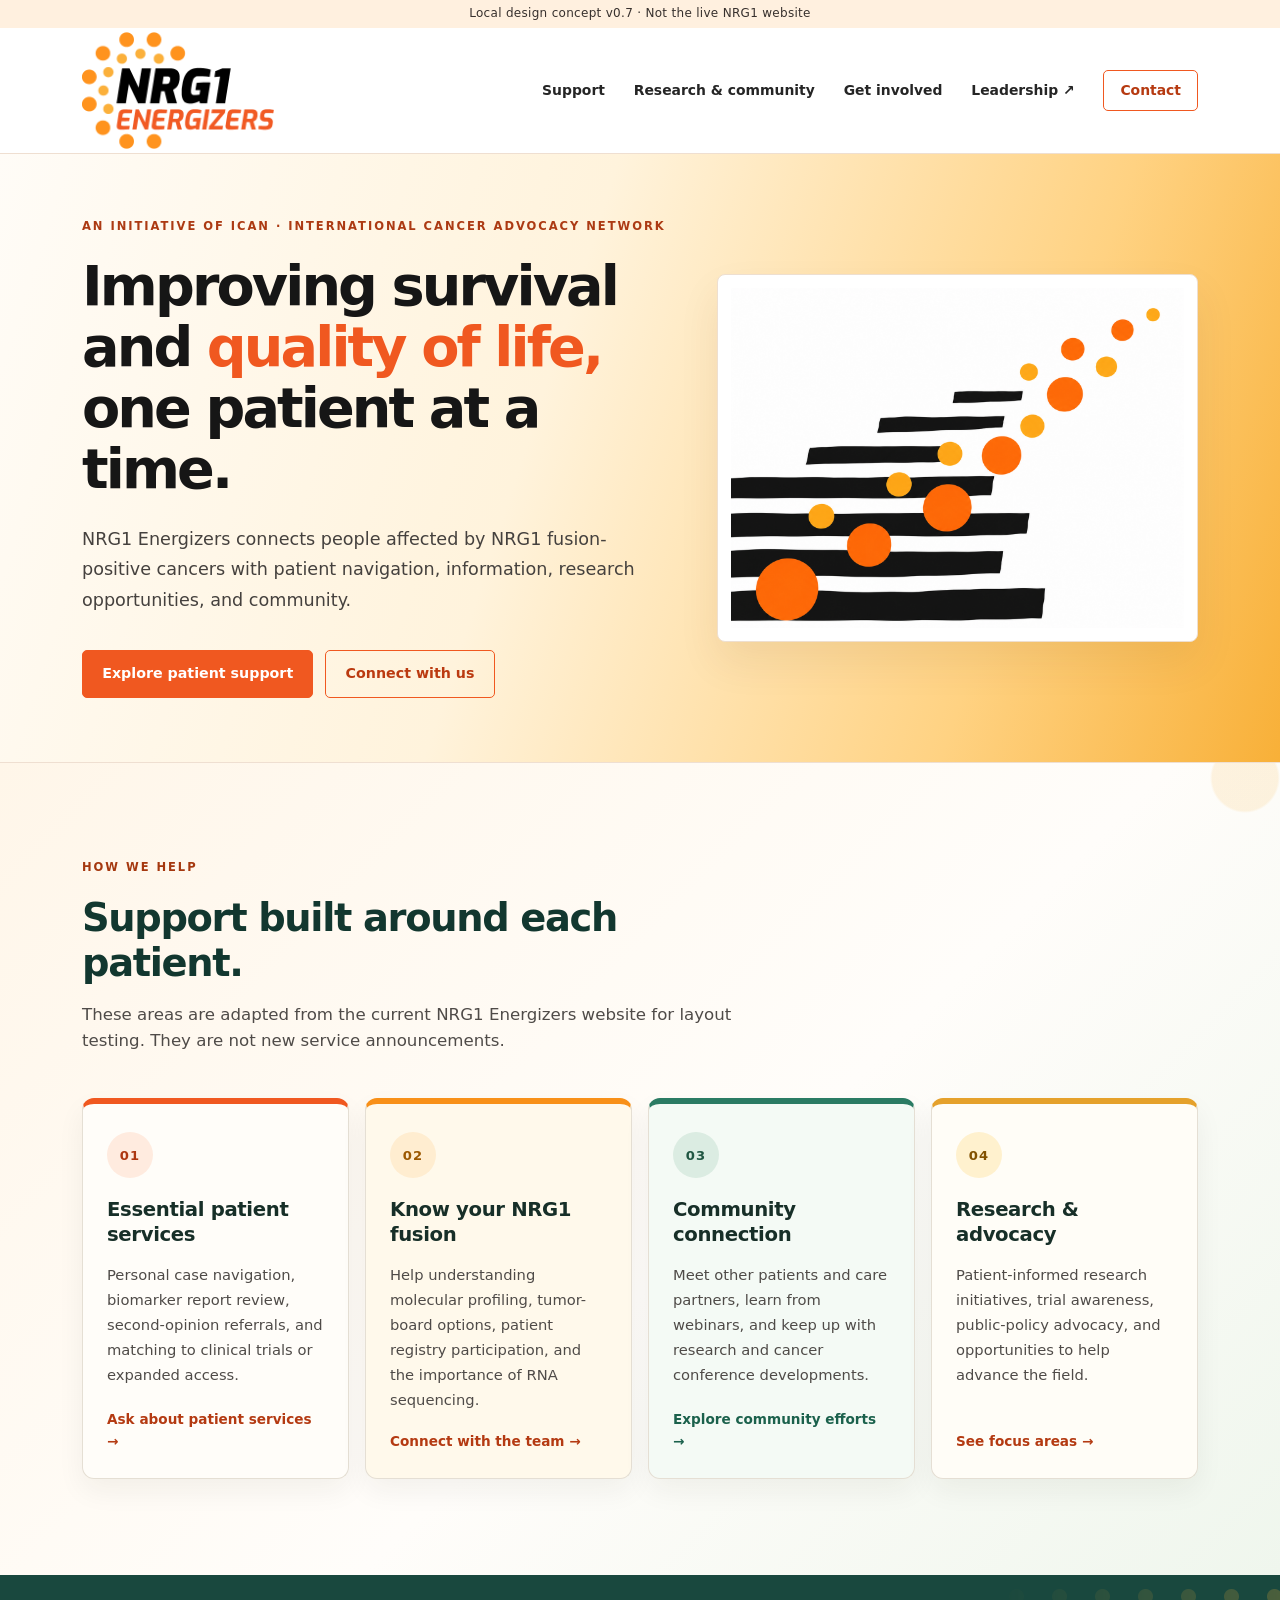
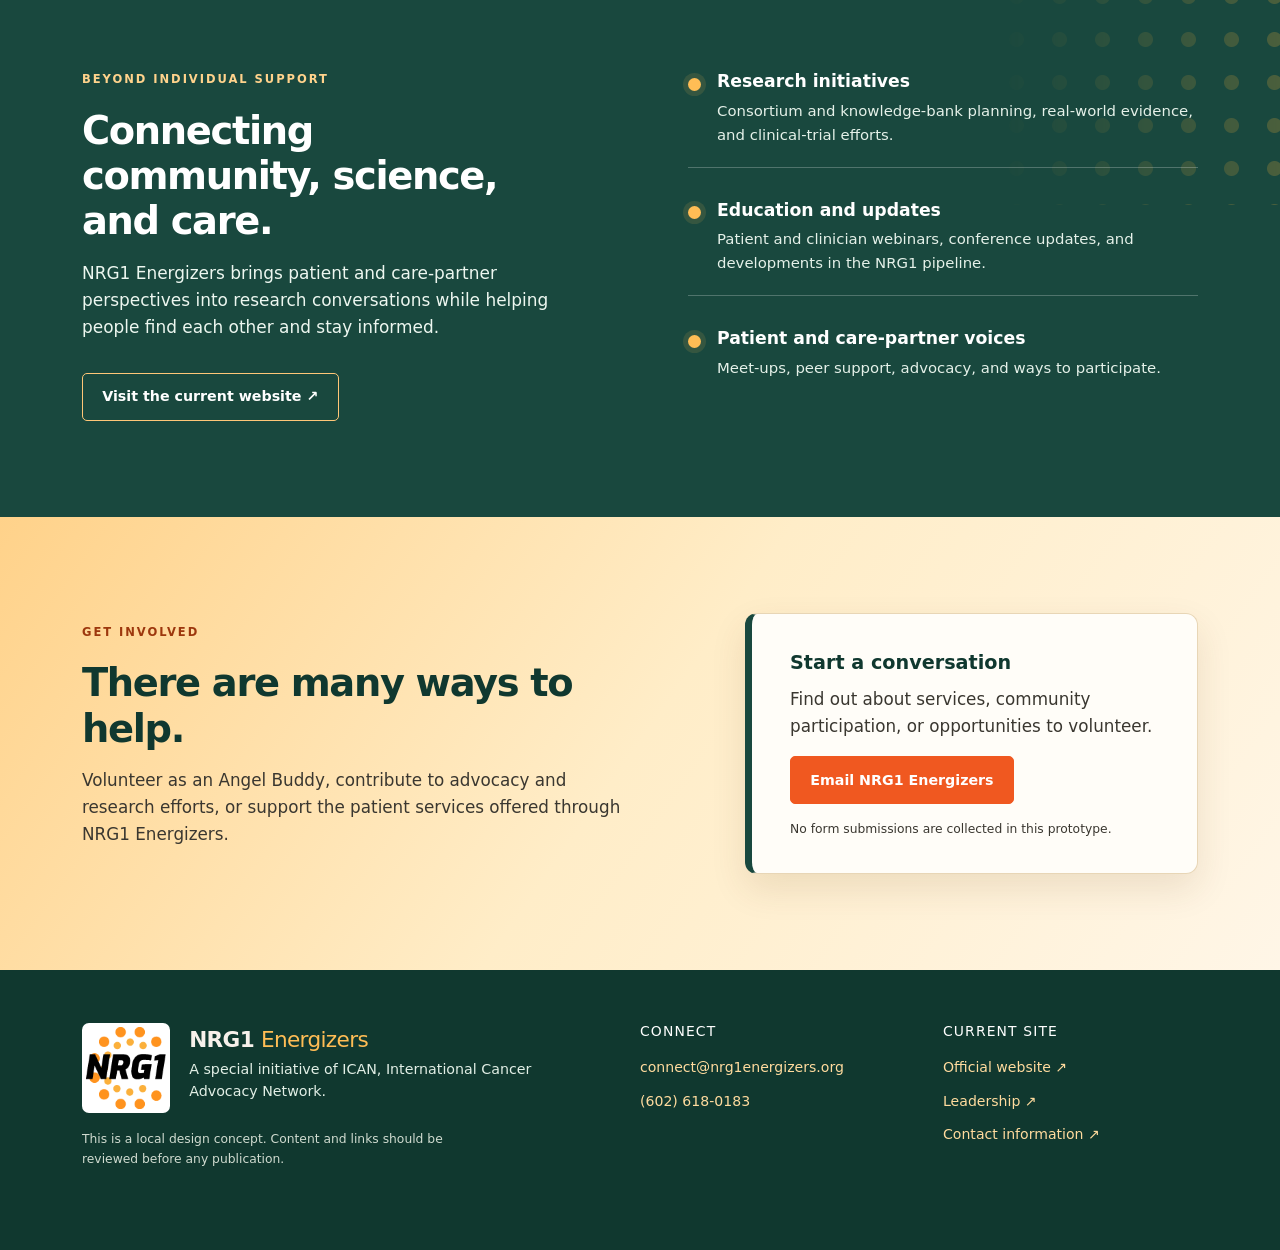
<file: hero-cream-gold-original.html>
<!doctype html>
<html lang="en">
<head>
  <meta charset="utf-8">
  <meta name="viewport" content="width=device-width, initial-scale=1">
  <meta name="description" content="A colorful visual prototype for NRG1 Energizers, an initiative of ICAN supporting people affected by NRG1 fusion-positive cancers.">
  <title>NRG1 Energizers — Hero artwork framing v0.7</title>
  <link rel="icon" href="assets/images/nrg1-icon.png" type="image/png">
  <!-- Bootstrap 5.2.3 matches the published Start Bootstrap Modern Business template. -->
  <link href="https://cdn.jsdelivr.net/npm/bootstrap@5.2.3/dist/css/bootstrap.min.css" rel="stylesheet">
  <link href="assets/css/nrg1.css" rel="stylesheet">
  <link href="assets/css/hero-variations.css" rel="stylesheet">
  <link href="assets/css/hero-frame-v0.7.css" rel="stylesheet">
</head>
<body class="variant-cream-gold frame-original">
  <a class="skip-link" href="#main">Skip to content</a>
  <div class="prototype-label">Local design concept v0.7 · Not the live NRG1 website</div>
  <header class="site-header">
    <nav class="container nav-wrap" aria-label="Main navigation">
      <a class="wordmark" href="index.html" aria-label="NRG1 Energizers home">
        <img class="brand-logo" src="assets/images/nrg1-logo.png" width="392" height="240" alt="NRG1 Energizers">
      </a>
      <div class="nav-desktop">
        <a href="#support">Support</a>
        <a href="#research">Research &amp; community</a>
        <a href="#involved">Get involved</a>
        <a href="https://nrg1energizers.org/leadership.html" target="_blank" rel="noopener">Leadership <span aria-hidden="true">↗</span></a>
        <a class="nav-contact" href="#contact">Contact</a>
      </div>
      <details class="mobile-nav">
        <summary>Menu <span aria-hidden="true">☰</span></summary>
        <div class="mobile-nav-items">
          <a href="#support">Support</a>
          <a href="#research">Research &amp; community</a>
          <a href="#involved">Get involved</a>
          <a href="https://nrg1energizers.org/leadership.html" target="_blank" rel="noopener">Leadership ↗</a>
          <a href="#contact">Contact</a>
        </div>
      </details>
    </nav>
  </header>

  <main id="main">
    <!-- Inspired by Modern Business's prominent hero + split copy/visual layout. -->
    <section class="hero">
      <div class="container hero-grid">
        <div class="hero-copy">
          <p class="eyebrow">An initiative of ICAN · International Cancer Advocacy Network</p>
          <h1>Improving survival and <em>quality of life,</em> one patient at a time.</h1>
          <p class="hero-lead">NRG1 Energizers connects people affected by NRG1 fusion-positive cancers with patient navigation, information, research opportunities, and community.</p>
          <div class="hero-actions">
            <a class="button button-primary" href="#support">Explore patient support</a>
            <a class="button button-outline" href="#contact">Connect with us</a>
          </div>
        </div>
        <figure class="hero-art">
          <img class="hero-photo" src="assets/images/ascending-orange-flow.png" width="1448" height="1086" alt="Abstract black horizontal strokes with orange and gold circles ascending to the right, suggesting collective progress">
        </figure>
      </div>
    </section>

    <section class="section introduction" id="support">
      <div class="container">
        <div class="section-heading"><p class="eyebrow">How we help</p><h2>Support built around each patient.</h2><p>These areas are adapted from the current NRG1 Energizers website for layout testing. They are not new service announcements.</p></div>
        <div class="feature-grid">
          <article class="feature-card"><span class="feature-number">01</span><h3>Essential patient services</h3><p>Personal case navigation, biomarker report review, second-opinion referrals, and matching to clinical trials or expanded access.</p><a href="#contact" class="text-link">Ask about patient services <span aria-hidden="true">→</span></a></article>
          <article class="feature-card"><span class="feature-number">02</span><h3>Know your NRG1 fusion</h3><p>Help understanding molecular profiling, tumor-board options, patient registry participation, and the importance of RNA sequencing.</p><a href="#contact" class="text-link">Connect with the team <span aria-hidden="true">→</span></a></article>
          <article class="feature-card"><span class="feature-number">03</span><h3>Community connection</h3><p>Meet other patients and care partners, learn from webinars, and keep up with research and cancer conference developments.</p><a href="#research" class="text-link">Explore community efforts <span aria-hidden="true">→</span></a></article>
          <article class="feature-card"><span class="feature-number">04</span><h3>Research &amp; advocacy</h3><p>Patient-informed research initiatives, trial awareness, public-policy advocacy, and opportunities to help advance the field.</p><a href="#research" class="text-link">See focus areas <span aria-hidden="true">→</span></a></article>
        </div>
      </div>
    </section>

    <section class="section research-section" id="research">
      <div class="container research-grid">
        <div><p class="eyebrow">Beyond individual support</p><h2>Connecting community, science, and care.</h2><p class="body-large">NRG1 Energizers brings patient and care-partner perspectives into research conversations while helping people find each other and stay informed.</p><a class="button button-outline" href="https://nrg1energizers.org/" target="_blank" rel="noopener">Visit the current website ↗</a></div>
        <div class="research-points">
          <div><span class="small-mark" aria-hidden="true"></span><div><h3>Research initiatives</h3><p>Consortium and knowledge-bank planning, real-world evidence, and clinical-trial efforts.</p></div></div>
          <div><span class="small-mark" aria-hidden="true"></span><div><h3>Education and updates</h3><p>Patient and clinician webinars, conference updates, and developments in the NRG1 pipeline.</p></div></div>
          <div><span class="small-mark" aria-hidden="true"></span><div><h3>Patient and care-partner voices</h3><p>Meet-ups, peer support, advocacy, and ways to participate.</p></div></div>
        </div>
      </div>
    </section>

    <section class="section involve-section" id="involved"><div class="container involve-grid">
      <div><p class="eyebrow">Get involved</p><h2>There are many ways to help.</h2><p>Volunteer as an Angel Buddy, contribute to advocacy and research efforts, or support the patient services offered through NRG1 Energizers.</p></div>
      <div class="involve-panel"><p class="panel-heading">Start a conversation</p><p>Find out about services, community participation, or opportunities to volunteer.</p><a class="button button-primary" href="mailto:connect@nrg1energizers.org">Email NRG1 Energizers</a><p class="panel-note">No form submissions are collected in this prototype.</p></div>
    </div></section>
  </main>

  <footer class="site-footer" id="contact"><div class="container footer-grid">
    <div><div class="footer-brand"><img class="footer-icon" src="assets/images/nrg1-icon.png" width="117" height="119" alt="NRG1 square icon"><div><div class="footer-name">NRG1 <span>Energizers</span></div><p>A special initiative of ICAN, International Cancer Advocacy Network.</p></div></div><p class="footer-disclaimer">This is a local design concept. Content and links should be reviewed before any publication.</p></div>
    <div><h2>Connect</h2><a href="mailto:connect@nrg1energizers.org">connect@nrg1energizers.org</a><a href="tel:+16026180183">(602) 618-0183</a></div>
    <div><h2>Current site</h2><a href="https://nrg1energizers.org/" target="_blank" rel="noopener">Official website ↗</a><a href="https://nrg1energizers.org/leadership.html" target="_blank" rel="noopener">Leadership ↗</a><a href="https://nrg1energizers.org/contact.html" target="_blank" rel="noopener">Contact information ↗</a></div>
  </div></footer>
</body>
</html>
</file>
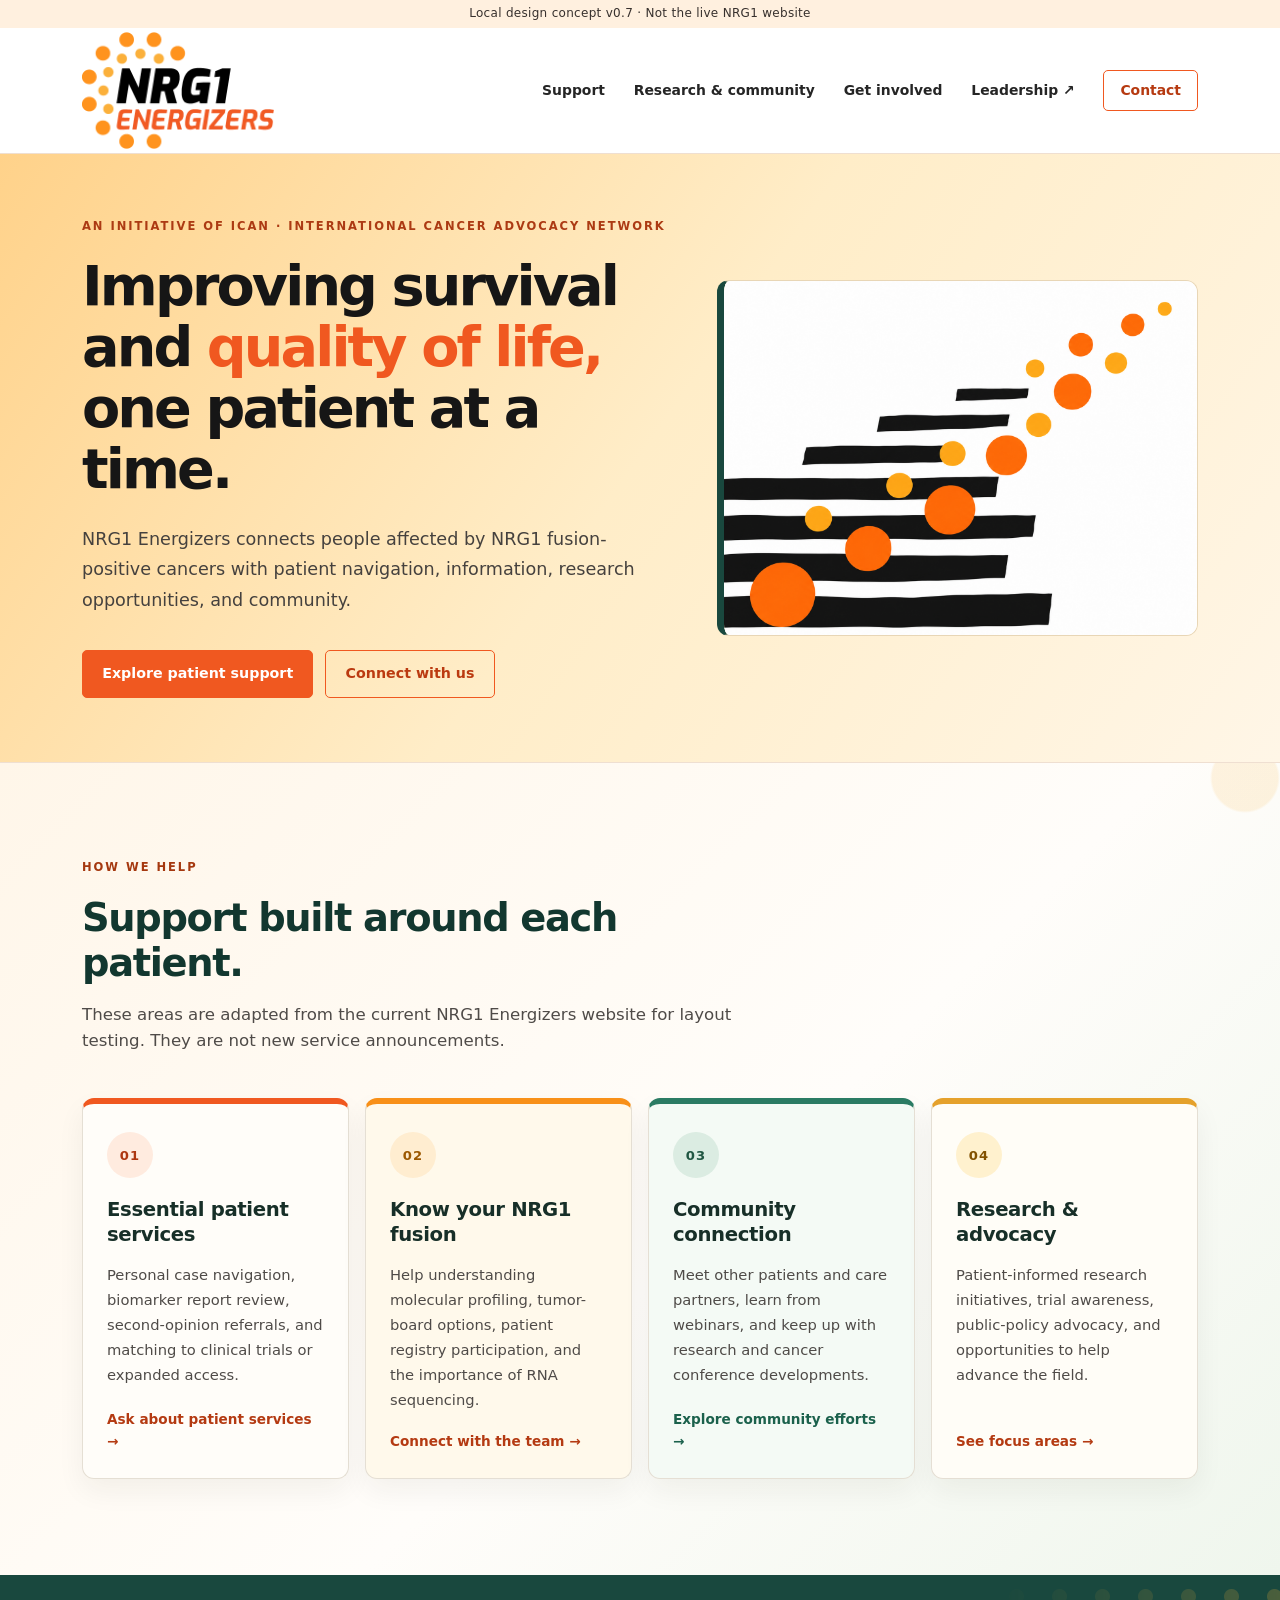
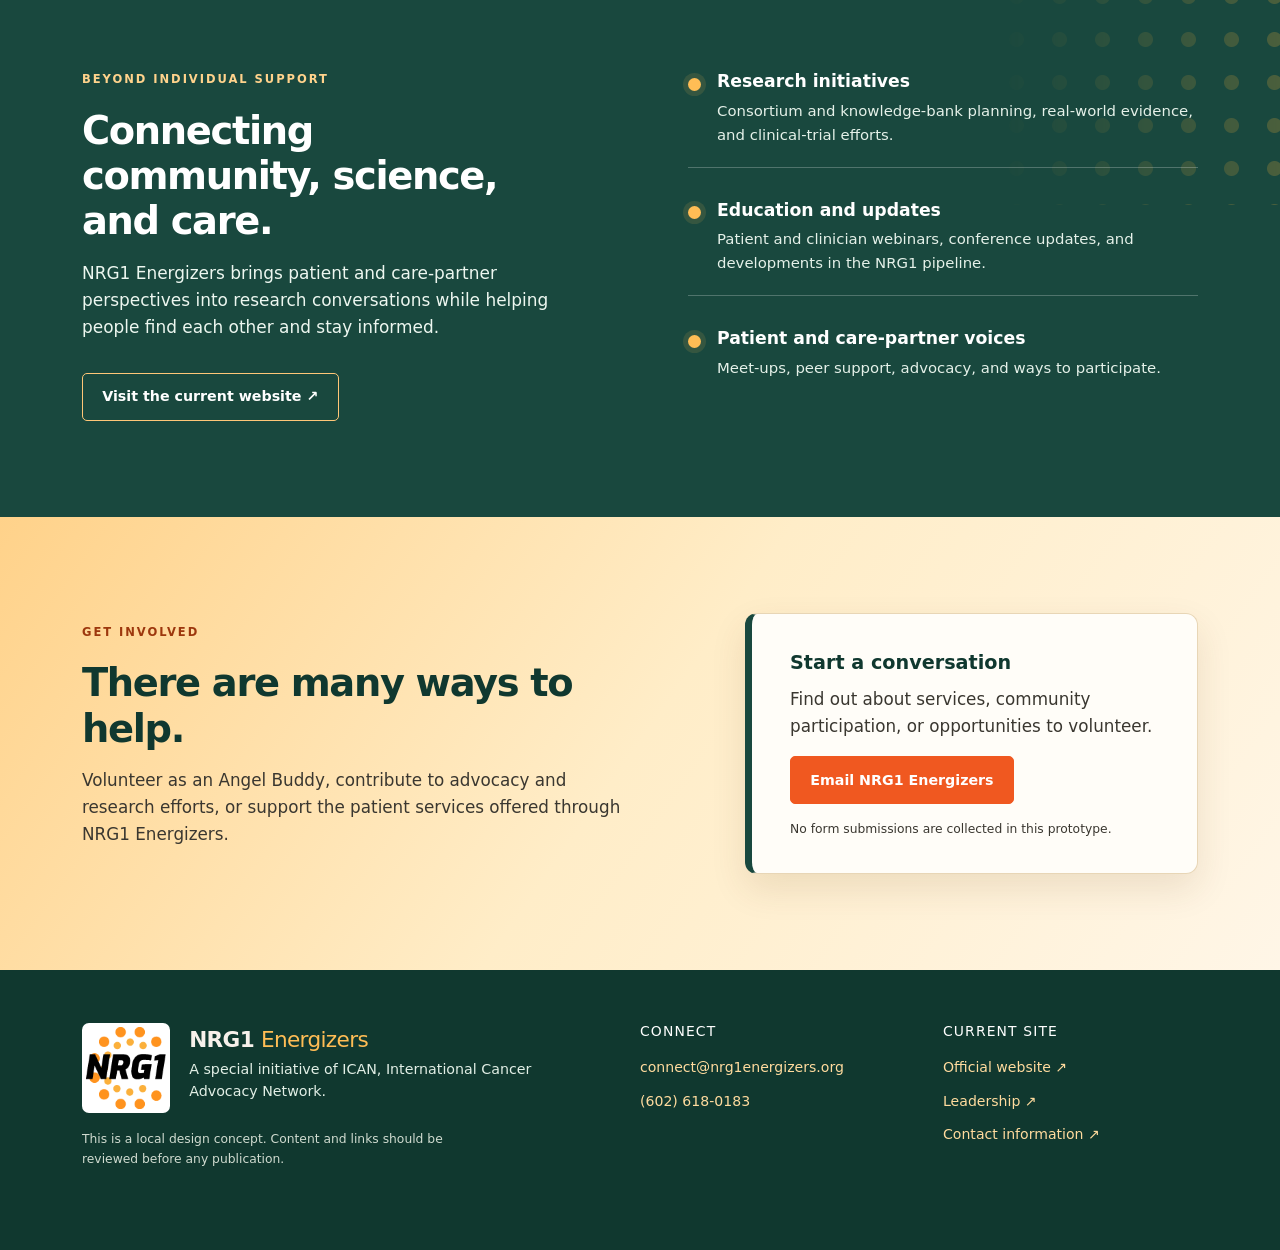
<file: hero-involve-gold-accent-flush.html>
<!doctype html>
<html lang="en">
<head>
  <meta charset="utf-8">
  <meta name="viewport" content="width=device-width, initial-scale=1">
  <meta name="description" content="A colorful visual prototype for NRG1 Energizers, an initiative of ICAN supporting people affected by NRG1 fusion-positive cancers.">
  <title>NRG1 Energizers — Hero artwork framing v0.7</title>
  <link rel="icon" href="assets/images/nrg1-icon.png" type="image/png">
  <!-- Bootstrap 5.2.3 matches the published Start Bootstrap Modern Business template. -->
  <link href="https://cdn.jsdelivr.net/npm/bootstrap@5.2.3/dist/css/bootstrap.min.css" rel="stylesheet">
  <link href="assets/css/nrg1.css" rel="stylesheet">
  <link href="assets/css/hero-variations.css" rel="stylesheet">
  <link href="assets/css/hero-frame-v0.7.css" rel="stylesheet">
</head>
<body class="variant-involve-gold frame-accent-flush">
  <a class="skip-link" href="#main">Skip to content</a>
  <div class="prototype-label">Local design concept v0.7 · Not the live NRG1 website</div>
  <header class="site-header">
    <nav class="container nav-wrap" aria-label="Main navigation">
      <a class="wordmark" href="index.html" aria-label="NRG1 Energizers home">
        <img class="brand-logo" src="assets/images/nrg1-logo.png" width="392" height="240" alt="NRG1 Energizers">
      </a>
      <div class="nav-desktop">
        <a href="#support">Support</a>
        <a href="#research">Research &amp; community</a>
        <a href="#involved">Get involved</a>
        <a href="https://nrg1energizers.org/leadership.html" target="_blank" rel="noopener">Leadership <span aria-hidden="true">↗</span></a>
        <a class="nav-contact" href="#contact">Contact</a>
      </div>
      <details class="mobile-nav">
        <summary>Menu <span aria-hidden="true">☰</span></summary>
        <div class="mobile-nav-items">
          <a href="#support">Support</a>
          <a href="#research">Research &amp; community</a>
          <a href="#involved">Get involved</a>
          <a href="https://nrg1energizers.org/leadership.html" target="_blank" rel="noopener">Leadership ↗</a>
          <a href="#contact">Contact</a>
        </div>
      </details>
    </nav>
  </header>

  <main id="main">
    <!-- Inspired by Modern Business's prominent hero + split copy/visual layout. -->
    <section class="hero">
      <div class="container hero-grid">
        <div class="hero-copy">
          <p class="eyebrow">An initiative of ICAN · International Cancer Advocacy Network</p>
          <h1>Improving survival and <em>quality of life,</em> one patient at a time.</h1>
          <p class="hero-lead">NRG1 Energizers connects people affected by NRG1 fusion-positive cancers with patient navigation, information, research opportunities, and community.</p>
          <div class="hero-actions">
            <a class="button button-primary" href="#support">Explore patient support</a>
            <a class="button button-outline" href="#contact">Connect with us</a>
          </div>
        </div>
        <figure class="hero-art">
          <img class="hero-photo" src="assets/images/ascending-orange-flow.png" width="1448" height="1086" alt="Abstract black horizontal strokes with orange and gold circles ascending to the right, suggesting collective progress">
        </figure>
      </div>
    </section>

    <section class="section introduction" id="support">
      <div class="container">
        <div class="section-heading"><p class="eyebrow">How we help</p><h2>Support built around each patient.</h2><p>These areas are adapted from the current NRG1 Energizers website for layout testing. They are not new service announcements.</p></div>
        <div class="feature-grid">
          <article class="feature-card"><span class="feature-number">01</span><h3>Essential patient services</h3><p>Personal case navigation, biomarker report review, second-opinion referrals, and matching to clinical trials or expanded access.</p><a href="#contact" class="text-link">Ask about patient services <span aria-hidden="true">→</span></a></article>
          <article class="feature-card"><span class="feature-number">02</span><h3>Know your NRG1 fusion</h3><p>Help understanding molecular profiling, tumor-board options, patient registry participation, and the importance of RNA sequencing.</p><a href="#contact" class="text-link">Connect with the team <span aria-hidden="true">→</span></a></article>
          <article class="feature-card"><span class="feature-number">03</span><h3>Community connection</h3><p>Meet other patients and care partners, learn from webinars, and keep up with research and cancer conference developments.</p><a href="#research" class="text-link">Explore community efforts <span aria-hidden="true">→</span></a></article>
          <article class="feature-card"><span class="feature-number">04</span><h3>Research &amp; advocacy</h3><p>Patient-informed research initiatives, trial awareness, public-policy advocacy, and opportunities to help advance the field.</p><a href="#research" class="text-link">See focus areas <span aria-hidden="true">→</span></a></article>
        </div>
      </div>
    </section>

    <section class="section research-section" id="research">
      <div class="container research-grid">
        <div><p class="eyebrow">Beyond individual support</p><h2>Connecting community, science, and care.</h2><p class="body-large">NRG1 Energizers brings patient and care-partner perspectives into research conversations while helping people find each other and stay informed.</p><a class="button button-outline" href="https://nrg1energizers.org/" target="_blank" rel="noopener">Visit the current website ↗</a></div>
        <div class="research-points">
          <div><span class="small-mark" aria-hidden="true"></span><div><h3>Research initiatives</h3><p>Consortium and knowledge-bank planning, real-world evidence, and clinical-trial efforts.</p></div></div>
          <div><span class="small-mark" aria-hidden="true"></span><div><h3>Education and updates</h3><p>Patient and clinician webinars, conference updates, and developments in the NRG1 pipeline.</p></div></div>
          <div><span class="small-mark" aria-hidden="true"></span><div><h3>Patient and care-partner voices</h3><p>Meet-ups, peer support, advocacy, and ways to participate.</p></div></div>
        </div>
      </div>
    </section>

    <section class="section involve-section" id="involved"><div class="container involve-grid">
      <div><p class="eyebrow">Get involved</p><h2>There are many ways to help.</h2><p>Volunteer as an Angel Buddy, contribute to advocacy and research efforts, or support the patient services offered through NRG1 Energizers.</p></div>
      <div class="involve-panel"><p class="panel-heading">Start a conversation</p><p>Find out about services, community participation, or opportunities to volunteer.</p><a class="button button-primary" href="mailto:connect@nrg1energizers.org">Email NRG1 Energizers</a><p class="panel-note">No form submissions are collected in this prototype.</p></div>
    </div></section>
  </main>

  <footer class="site-footer" id="contact"><div class="container footer-grid">
    <div><div class="footer-brand"><img class="footer-icon" src="assets/images/nrg1-icon.png" width="117" height="119" alt="NRG1 square icon"><div><div class="footer-name">NRG1 <span>Energizers</span></div><p>A special initiative of ICAN, International Cancer Advocacy Network.</p></div></div><p class="footer-disclaimer">This is a local design concept. Content and links should be reviewed before any publication.</p></div>
    <div><h2>Connect</h2><a href="mailto:connect@nrg1energizers.org">connect@nrg1energizers.org</a><a href="tel:+16026180183">(602) 618-0183</a></div>
    <div><h2>Current site</h2><a href="https://nrg1energizers.org/" target="_blank" rel="noopener">Official website ↗</a><a href="https://nrg1energizers.org/leadership.html" target="_blank" rel="noopener">Leadership ↗</a><a href="https://nrg1energizers.org/contact.html" target="_blank" rel="noopener">Contact information ↗</a></div>
  </div></footer>
</body>
</html>
</file>
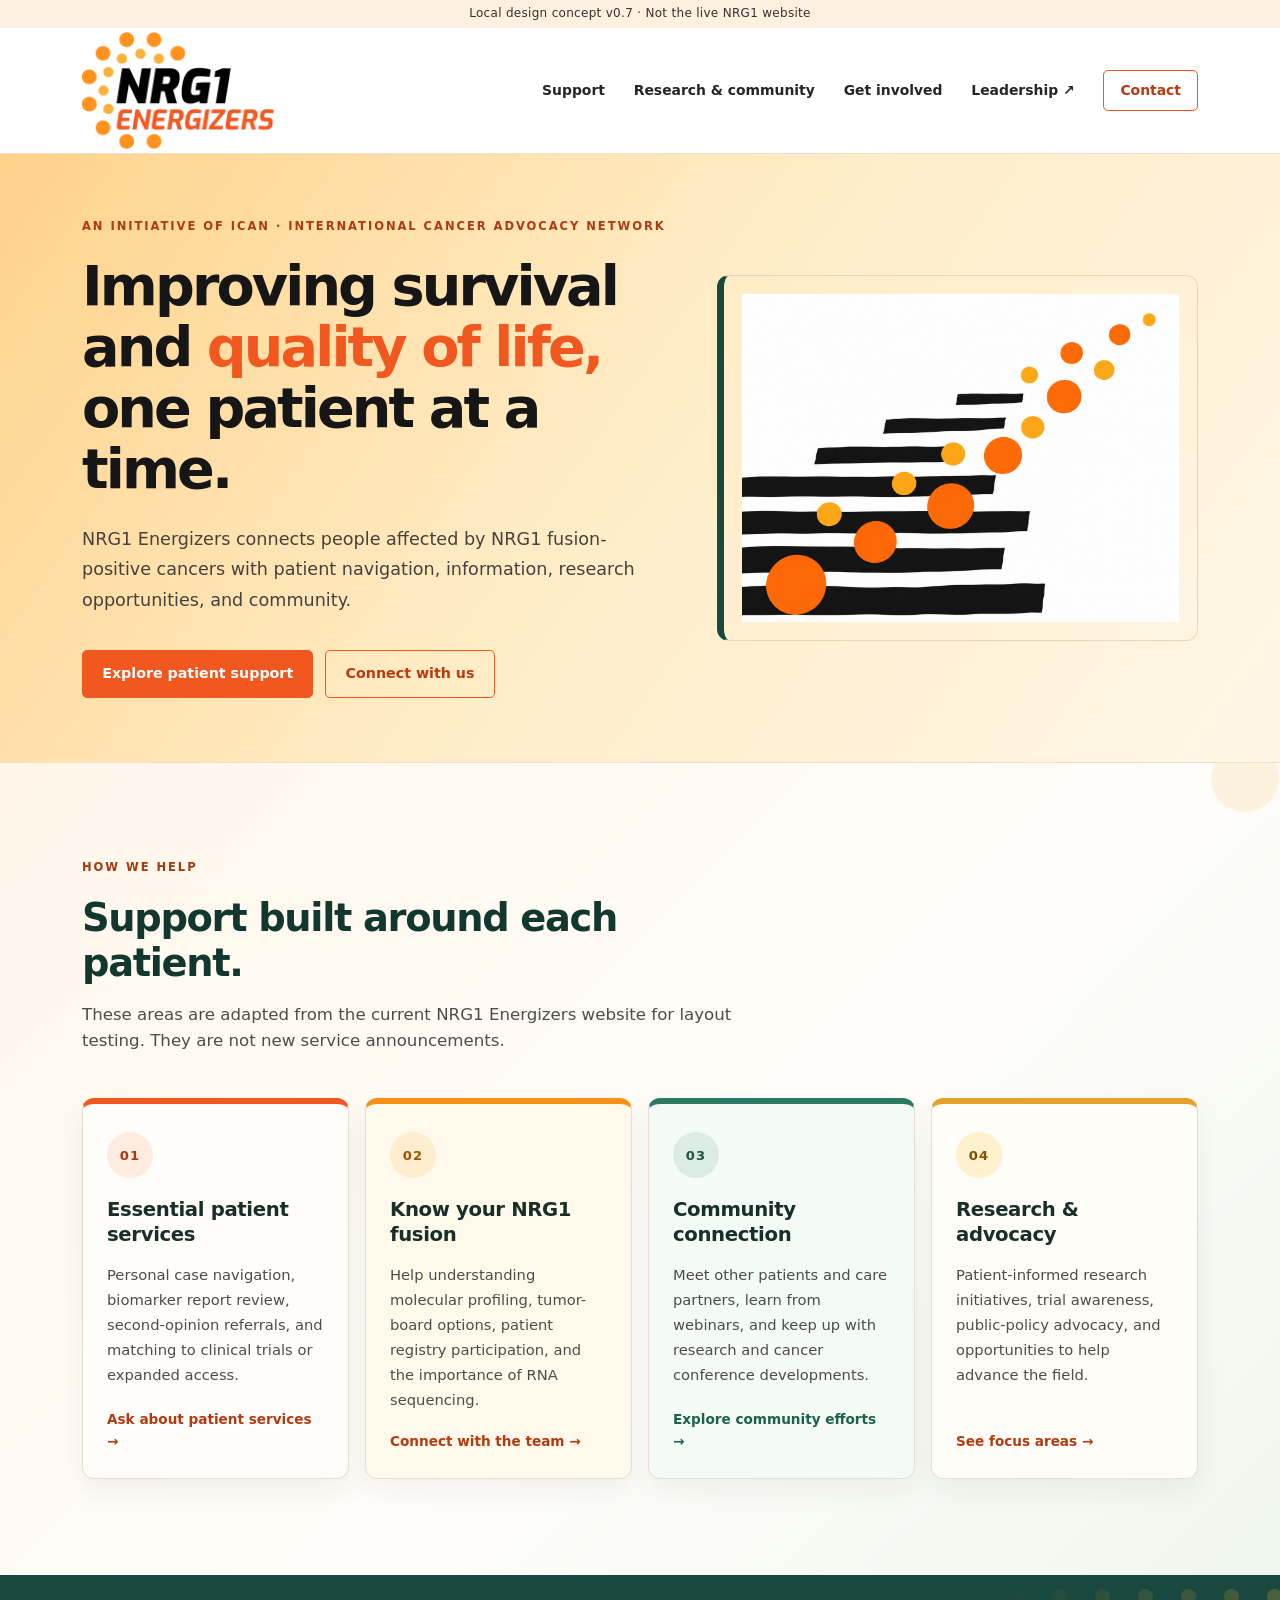
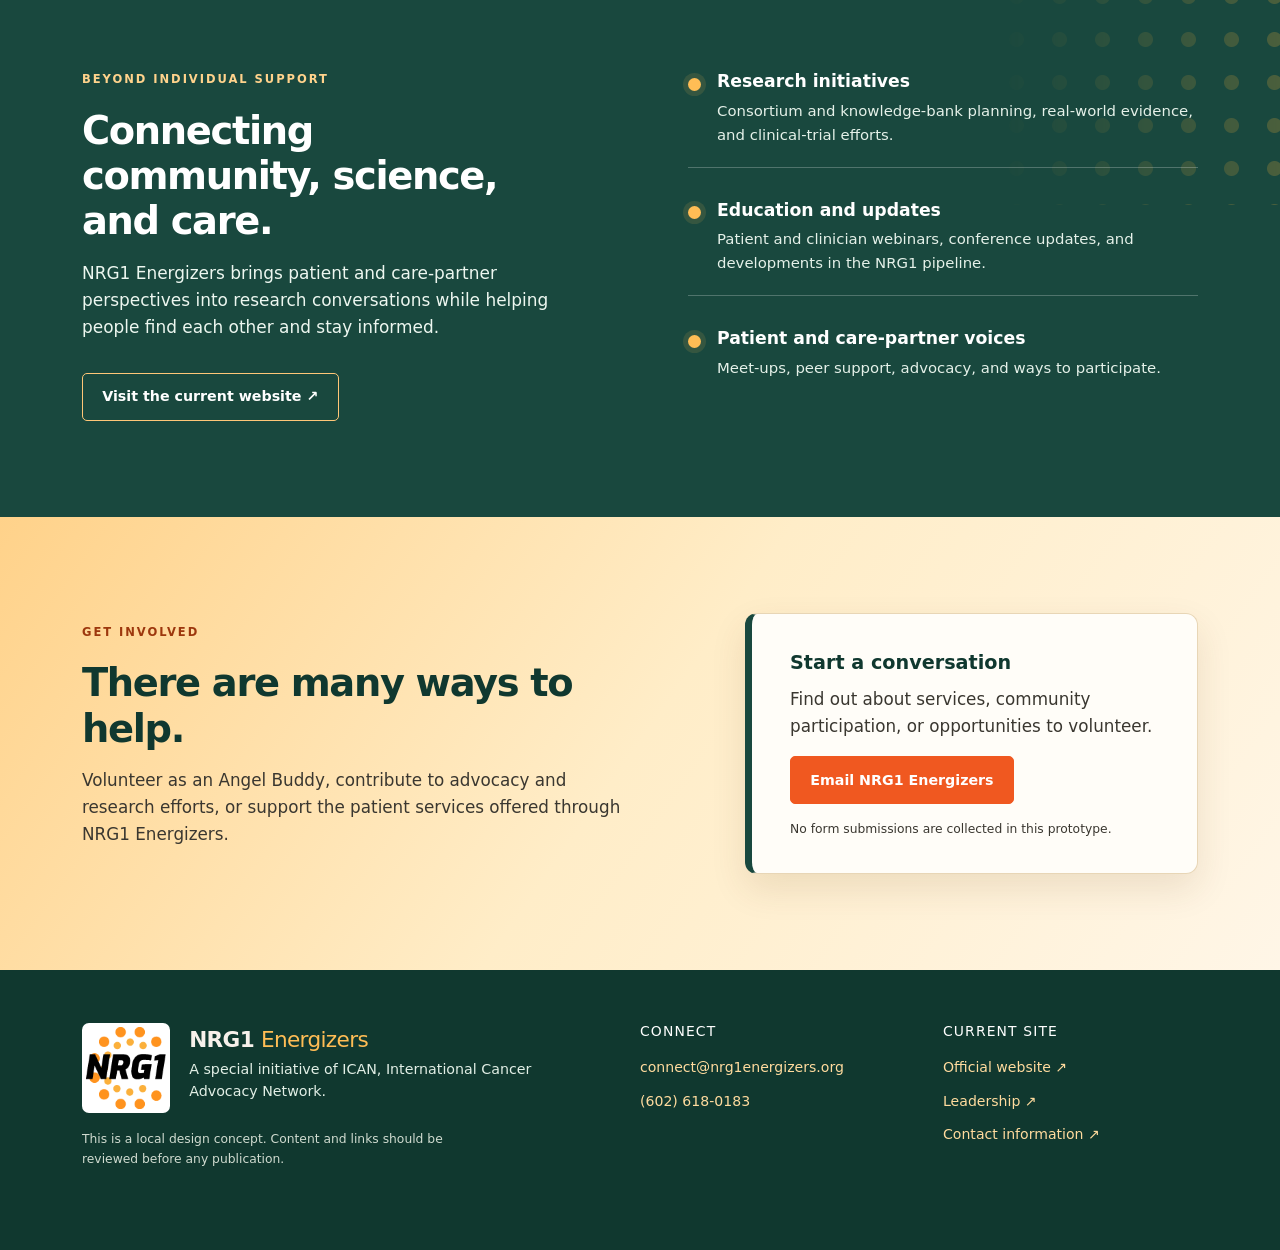
<file: hero-involve-gold-accent-padded.html>
<!doctype html>
<html lang="en">
<head>
  <meta charset="utf-8">
  <meta name="viewport" content="width=device-width, initial-scale=1">
  <meta name="description" content="A colorful visual prototype for NRG1 Energizers, an initiative of ICAN supporting people affected by NRG1 fusion-positive cancers.">
  <title>NRG1 Energizers — Hero artwork framing v0.7</title>
  <link rel="icon" href="assets/images/nrg1-icon.png" type="image/png">
  <!-- Bootstrap 5.2.3 matches the published Start Bootstrap Modern Business template. -->
  <link href="https://cdn.jsdelivr.net/npm/bootstrap@5.2.3/dist/css/bootstrap.min.css" rel="stylesheet">
  <link href="assets/css/nrg1.css" rel="stylesheet">
  <link href="assets/css/hero-variations.css" rel="stylesheet">
  <link href="assets/css/hero-frame-v0.7.css" rel="stylesheet">
</head>
<body class="variant-involve-gold frame-accent-padded">
  <a class="skip-link" href="#main">Skip to content</a>
  <div class="prototype-label">Local design concept v0.7 · Not the live NRG1 website</div>
  <header class="site-header">
    <nav class="container nav-wrap" aria-label="Main navigation">
      <a class="wordmark" href="index.html" aria-label="NRG1 Energizers home">
        <img class="brand-logo" src="assets/images/nrg1-logo.png" width="392" height="240" alt="NRG1 Energizers">
      </a>
      <div class="nav-desktop">
        <a href="#support">Support</a>
        <a href="#research">Research &amp; community</a>
        <a href="#involved">Get involved</a>
        <a href="https://nrg1energizers.org/leadership.html" target="_blank" rel="noopener">Leadership <span aria-hidden="true">↗</span></a>
        <a class="nav-contact" href="#contact">Contact</a>
      </div>
      <details class="mobile-nav">
        <summary>Menu <span aria-hidden="true">☰</span></summary>
        <div class="mobile-nav-items">
          <a href="#support">Support</a>
          <a href="#research">Research &amp; community</a>
          <a href="#involved">Get involved</a>
          <a href="https://nrg1energizers.org/leadership.html" target="_blank" rel="noopener">Leadership ↗</a>
          <a href="#contact">Contact</a>
        </div>
      </details>
    </nav>
  </header>

  <main id="main">
    <!-- Inspired by Modern Business's prominent hero + split copy/visual layout. -->
    <section class="hero">
      <div class="container hero-grid">
        <div class="hero-copy">
          <p class="eyebrow">An initiative of ICAN · International Cancer Advocacy Network</p>
          <h1>Improving survival and <em>quality of life,</em> one patient at a time.</h1>
          <p class="hero-lead">NRG1 Energizers connects people affected by NRG1 fusion-positive cancers with patient navigation, information, research opportunities, and community.</p>
          <div class="hero-actions">
            <a class="button button-primary" href="#support">Explore patient support</a>
            <a class="button button-outline" href="#contact">Connect with us</a>
          </div>
        </div>
        <figure class="hero-art">
          <img class="hero-photo" src="assets/images/ascending-orange-flow.png" width="1448" height="1086" alt="Abstract black horizontal strokes with orange and gold circles ascending to the right, suggesting collective progress">
        </figure>
      </div>
    </section>

    <section class="section introduction" id="support">
      <div class="container">
        <div class="section-heading"><p class="eyebrow">How we help</p><h2>Support built around each patient.</h2><p>These areas are adapted from the current NRG1 Energizers website for layout testing. They are not new service announcements.</p></div>
        <div class="feature-grid">
          <article class="feature-card"><span class="feature-number">01</span><h3>Essential patient services</h3><p>Personal case navigation, biomarker report review, second-opinion referrals, and matching to clinical trials or expanded access.</p><a href="#contact" class="text-link">Ask about patient services <span aria-hidden="true">→</span></a></article>
          <article class="feature-card"><span class="feature-number">02</span><h3>Know your NRG1 fusion</h3><p>Help understanding molecular profiling, tumor-board options, patient registry participation, and the importance of RNA sequencing.</p><a href="#contact" class="text-link">Connect with the team <span aria-hidden="true">→</span></a></article>
          <article class="feature-card"><span class="feature-number">03</span><h3>Community connection</h3><p>Meet other patients and care partners, learn from webinars, and keep up with research and cancer conference developments.</p><a href="#research" class="text-link">Explore community efforts <span aria-hidden="true">→</span></a></article>
          <article class="feature-card"><span class="feature-number">04</span><h3>Research &amp; advocacy</h3><p>Patient-informed research initiatives, trial awareness, public-policy advocacy, and opportunities to help advance the field.</p><a href="#research" class="text-link">See focus areas <span aria-hidden="true">→</span></a></article>
        </div>
      </div>
    </section>

    <section class="section research-section" id="research">
      <div class="container research-grid">
        <div><p class="eyebrow">Beyond individual support</p><h2>Connecting community, science, and care.</h2><p class="body-large">NRG1 Energizers brings patient and care-partner perspectives into research conversations while helping people find each other and stay informed.</p><a class="button button-outline" href="https://nrg1energizers.org/" target="_blank" rel="noopener">Visit the current website ↗</a></div>
        <div class="research-points">
          <div><span class="small-mark" aria-hidden="true"></span><div><h3>Research initiatives</h3><p>Consortium and knowledge-bank planning, real-world evidence, and clinical-trial efforts.</p></div></div>
          <div><span class="small-mark" aria-hidden="true"></span><div><h3>Education and updates</h3><p>Patient and clinician webinars, conference updates, and developments in the NRG1 pipeline.</p></div></div>
          <div><span class="small-mark" aria-hidden="true"></span><div><h3>Patient and care-partner voices</h3><p>Meet-ups, peer support, advocacy, and ways to participate.</p></div></div>
        </div>
      </div>
    </section>

    <section class="section involve-section" id="involved"><div class="container involve-grid">
      <div><p class="eyebrow">Get involved</p><h2>There are many ways to help.</h2><p>Volunteer as an Angel Buddy, contribute to advocacy and research efforts, or support the patient services offered through NRG1 Energizers.</p></div>
      <div class="involve-panel"><p class="panel-heading">Start a conversation</p><p>Find out about services, community participation, or opportunities to volunteer.</p><a class="button button-primary" href="mailto:connect@nrg1energizers.org">Email NRG1 Energizers</a><p class="panel-note">No form submissions are collected in this prototype.</p></div>
    </div></section>
  </main>

  <footer class="site-footer" id="contact"><div class="container footer-grid">
    <div><div class="footer-brand"><img class="footer-icon" src="assets/images/nrg1-icon.png" width="117" height="119" alt="NRG1 square icon"><div><div class="footer-name">NRG1 <span>Energizers</span></div><p>A special initiative of ICAN, International Cancer Advocacy Network.</p></div></div><p class="footer-disclaimer">This is a local design concept. Content and links should be reviewed before any publication.</p></div>
    <div><h2>Connect</h2><a href="mailto:connect@nrg1energizers.org">connect@nrg1energizers.org</a><a href="tel:+16026180183">(602) 618-0183</a></div>
    <div><h2>Current site</h2><a href="https://nrg1energizers.org/" target="_blank" rel="noopener">Official website ↗</a><a href="https://nrg1energizers.org/leadership.html" target="_blank" rel="noopener">Leadership ↗</a><a href="https://nrg1energizers.org/contact.html" target="_blank" rel="noopener">Contact information ↗</a></div>
  </div></footer>
</body>
</html>
</file>
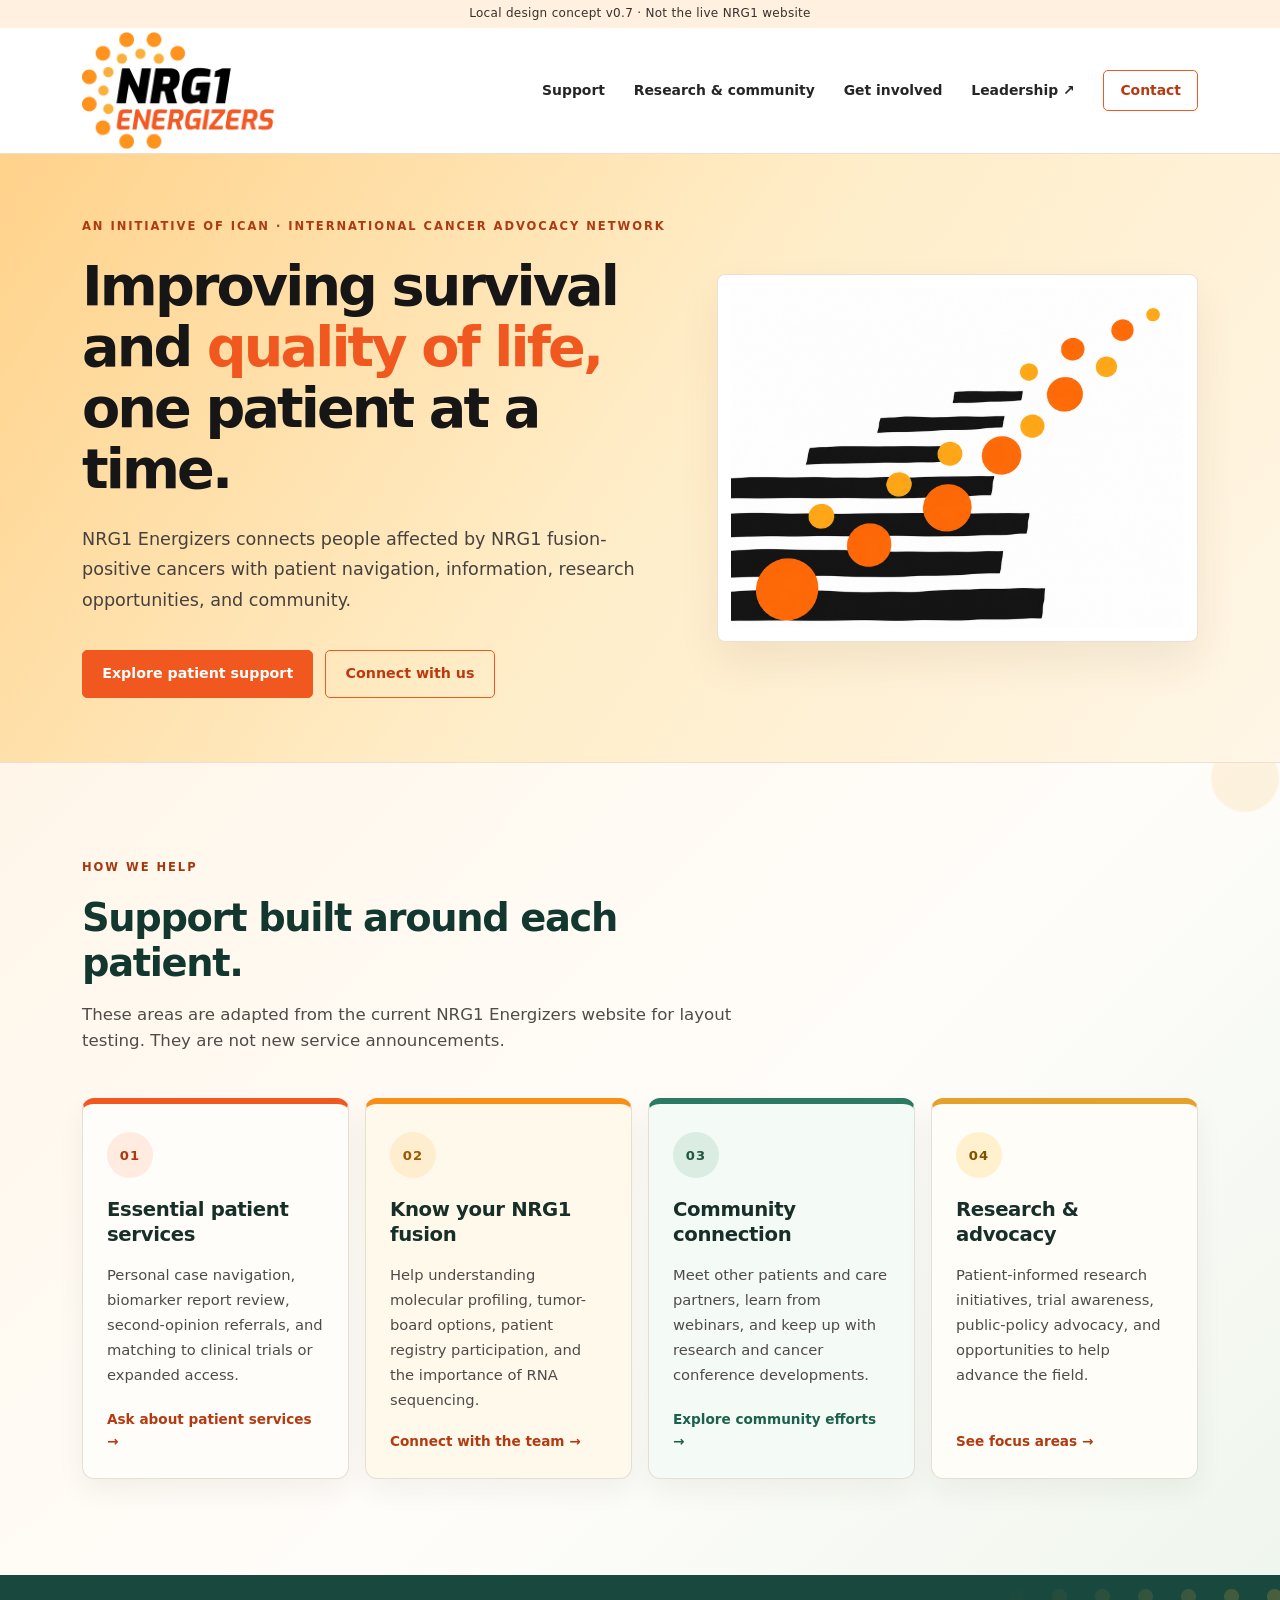
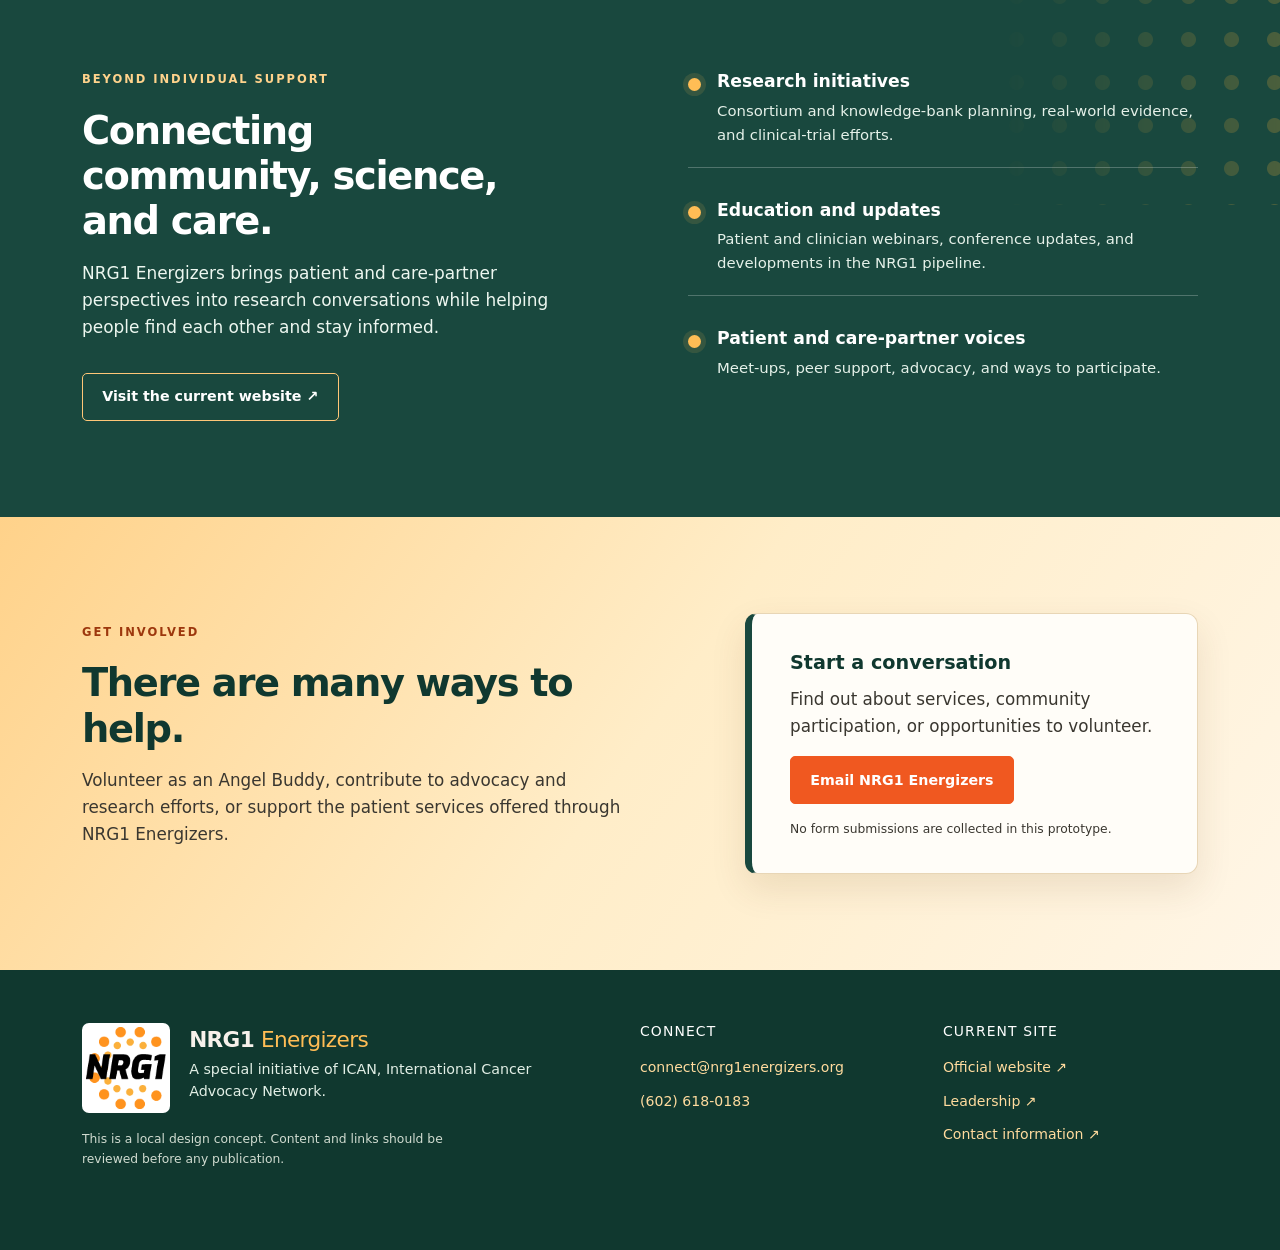
<file: hero-involve-gold-original.html>
<!doctype html>
<html lang="en">
<head>
  <meta charset="utf-8">
  <meta name="viewport" content="width=device-width, initial-scale=1">
  <meta name="description" content="A colorful visual prototype for NRG1 Energizers, an initiative of ICAN supporting people affected by NRG1 fusion-positive cancers.">
  <title>NRG1 Energizers — Hero artwork framing v0.7</title>
  <link rel="icon" href="assets/images/nrg1-icon.png" type="image/png">
  <!-- Bootstrap 5.2.3 matches the published Start Bootstrap Modern Business template. -->
  <link href="https://cdn.jsdelivr.net/npm/bootstrap@5.2.3/dist/css/bootstrap.min.css" rel="stylesheet">
  <link href="assets/css/nrg1.css" rel="stylesheet">
  <link href="assets/css/hero-variations.css" rel="stylesheet">
  <link href="assets/css/hero-frame-v0.7.css" rel="stylesheet">
</head>
<body class="variant-involve-gold frame-original">
  <a class="skip-link" href="#main">Skip to content</a>
  <div class="prototype-label">Local design concept v0.7 · Not the live NRG1 website</div>
  <header class="site-header">
    <nav class="container nav-wrap" aria-label="Main navigation">
      <a class="wordmark" href="index.html" aria-label="NRG1 Energizers home">
        <img class="brand-logo" src="assets/images/nrg1-logo.png" width="392" height="240" alt="NRG1 Energizers">
      </a>
      <div class="nav-desktop">
        <a href="#support">Support</a>
        <a href="#research">Research &amp; community</a>
        <a href="#involved">Get involved</a>
        <a href="https://nrg1energizers.org/leadership.html" target="_blank" rel="noopener">Leadership <span aria-hidden="true">↗</span></a>
        <a class="nav-contact" href="#contact">Contact</a>
      </div>
      <details class="mobile-nav">
        <summary>Menu <span aria-hidden="true">☰</span></summary>
        <div class="mobile-nav-items">
          <a href="#support">Support</a>
          <a href="#research">Research &amp; community</a>
          <a href="#involved">Get involved</a>
          <a href="https://nrg1energizers.org/leadership.html" target="_blank" rel="noopener">Leadership ↗</a>
          <a href="#contact">Contact</a>
        </div>
      </details>
    </nav>
  </header>

  <main id="main">
    <!-- Inspired by Modern Business's prominent hero + split copy/visual layout. -->
    <section class="hero">
      <div class="container hero-grid">
        <div class="hero-copy">
          <p class="eyebrow">An initiative of ICAN · International Cancer Advocacy Network</p>
          <h1>Improving survival and <em>quality of life,</em> one patient at a time.</h1>
          <p class="hero-lead">NRG1 Energizers connects people affected by NRG1 fusion-positive cancers with patient navigation, information, research opportunities, and community.</p>
          <div class="hero-actions">
            <a class="button button-primary" href="#support">Explore patient support</a>
            <a class="button button-outline" href="#contact">Connect with us</a>
          </div>
        </div>
        <figure class="hero-art">
          <img class="hero-photo" src="assets/images/ascending-orange-flow.png" width="1448" height="1086" alt="Abstract black horizontal strokes with orange and gold circles ascending to the right, suggesting collective progress">
        </figure>
      </div>
    </section>

    <section class="section introduction" id="support">
      <div class="container">
        <div class="section-heading"><p class="eyebrow">How we help</p><h2>Support built around each patient.</h2><p>These areas are adapted from the current NRG1 Energizers website for layout testing. They are not new service announcements.</p></div>
        <div class="feature-grid">
          <article class="feature-card"><span class="feature-number">01</span><h3>Essential patient services</h3><p>Personal case navigation, biomarker report review, second-opinion referrals, and matching to clinical trials or expanded access.</p><a href="#contact" class="text-link">Ask about patient services <span aria-hidden="true">→</span></a></article>
          <article class="feature-card"><span class="feature-number">02</span><h3>Know your NRG1 fusion</h3><p>Help understanding molecular profiling, tumor-board options, patient registry participation, and the importance of RNA sequencing.</p><a href="#contact" class="text-link">Connect with the team <span aria-hidden="true">→</span></a></article>
          <article class="feature-card"><span class="feature-number">03</span><h3>Community connection</h3><p>Meet other patients and care partners, learn from webinars, and keep up with research and cancer conference developments.</p><a href="#research" class="text-link">Explore community efforts <span aria-hidden="true">→</span></a></article>
          <article class="feature-card"><span class="feature-number">04</span><h3>Research &amp; advocacy</h3><p>Patient-informed research initiatives, trial awareness, public-policy advocacy, and opportunities to help advance the field.</p><a href="#research" class="text-link">See focus areas <span aria-hidden="true">→</span></a></article>
        </div>
      </div>
    </section>

    <section class="section research-section" id="research">
      <div class="container research-grid">
        <div><p class="eyebrow">Beyond individual support</p><h2>Connecting community, science, and care.</h2><p class="body-large">NRG1 Energizers brings patient and care-partner perspectives into research conversations while helping people find each other and stay informed.</p><a class="button button-outline" href="https://nrg1energizers.org/" target="_blank" rel="noopener">Visit the current website ↗</a></div>
        <div class="research-points">
          <div><span class="small-mark" aria-hidden="true"></span><div><h3>Research initiatives</h3><p>Consortium and knowledge-bank planning, real-world evidence, and clinical-trial efforts.</p></div></div>
          <div><span class="small-mark" aria-hidden="true"></span><div><h3>Education and updates</h3><p>Patient and clinician webinars, conference updates, and developments in the NRG1 pipeline.</p></div></div>
          <div><span class="small-mark" aria-hidden="true"></span><div><h3>Patient and care-partner voices</h3><p>Meet-ups, peer support, advocacy, and ways to participate.</p></div></div>
        </div>
      </div>
    </section>

    <section class="section involve-section" id="involved"><div class="container involve-grid">
      <div><p class="eyebrow">Get involved</p><h2>There are many ways to help.</h2><p>Volunteer as an Angel Buddy, contribute to advocacy and research efforts, or support the patient services offered through NRG1 Energizers.</p></div>
      <div class="involve-panel"><p class="panel-heading">Start a conversation</p><p>Find out about services, community participation, or opportunities to volunteer.</p><a class="button button-primary" href="mailto:connect@nrg1energizers.org">Email NRG1 Energizers</a><p class="panel-note">No form submissions are collected in this prototype.</p></div>
    </div></section>
  </main>

  <footer class="site-footer" id="contact"><div class="container footer-grid">
    <div><div class="footer-brand"><img class="footer-icon" src="assets/images/nrg1-icon.png" width="117" height="119" alt="NRG1 square icon"><div><div class="footer-name">NRG1 <span>Energizers</span></div><p>A special initiative of ICAN, International Cancer Advocacy Network.</p></div></div><p class="footer-disclaimer">This is a local design concept. Content and links should be reviewed before any publication.</p></div>
    <div><h2>Connect</h2><a href="mailto:connect@nrg1energizers.org">connect@nrg1energizers.org</a><a href="tel:+16026180183">(602) 618-0183</a></div>
    <div><h2>Current site</h2><a href="https://nrg1energizers.org/" target="_blank" rel="noopener">Official website ↗</a><a href="https://nrg1energizers.org/leadership.html" target="_blank" rel="noopener">Leadership ↗</a><a href="https://nrg1energizers.org/contact.html" target="_blank" rel="noopener">Contact information ↗</a></div>
  </div></footer>
</body>
</html>
</file>
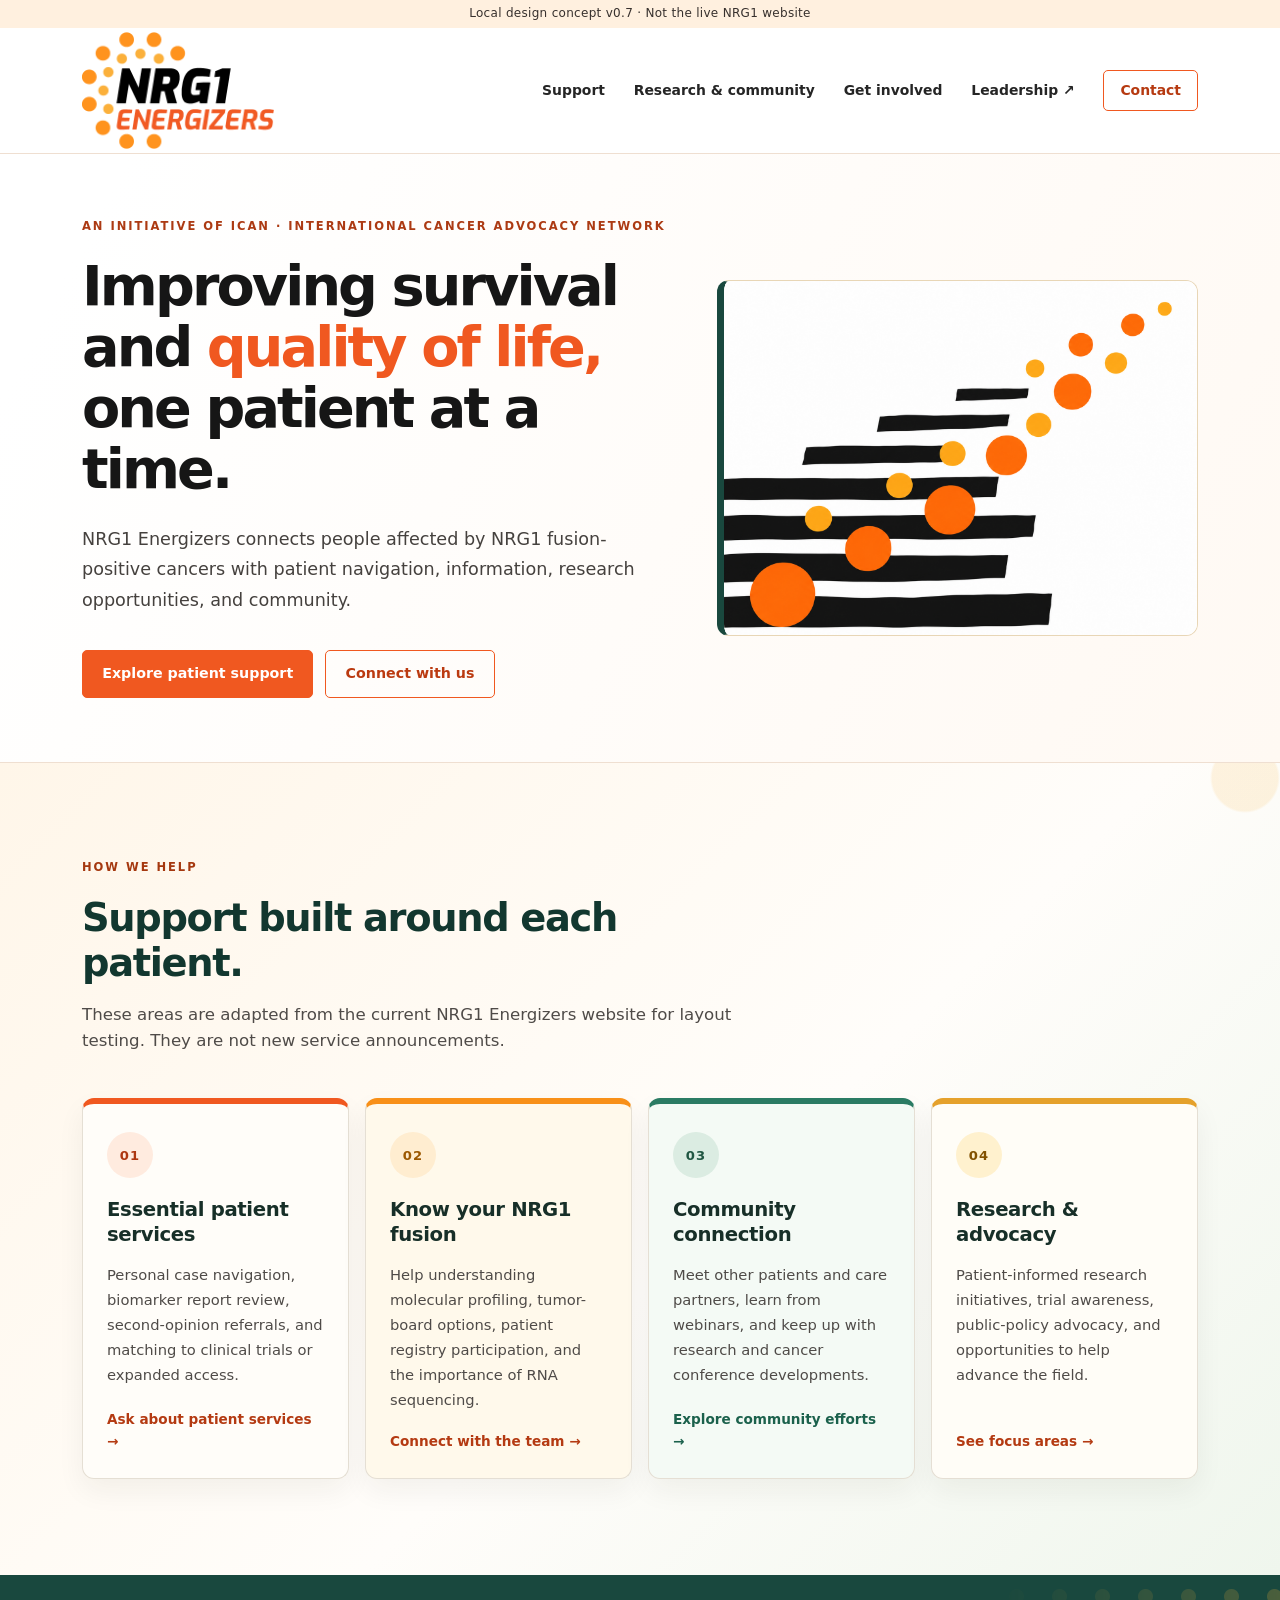
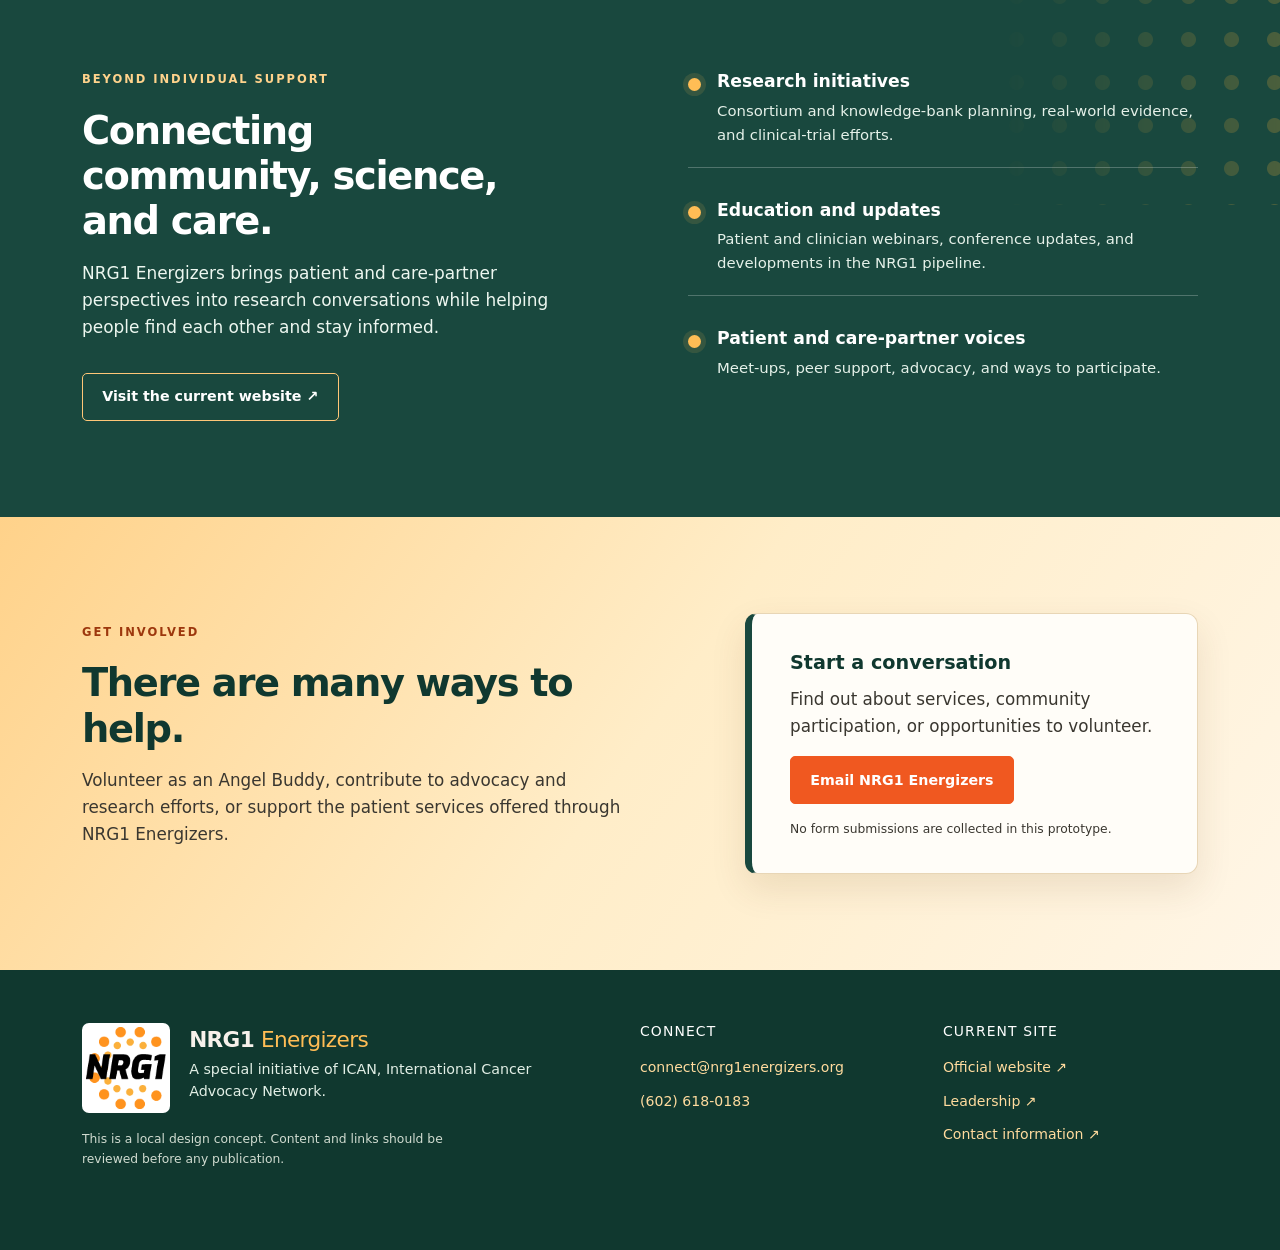
<file: hero-light-accent-flush.html>
<!doctype html>
<html lang="en">
<head>
  <meta charset="utf-8">
  <meta name="viewport" content="width=device-width, initial-scale=1">
  <meta name="description" content="A colorful visual prototype for NRG1 Energizers, an initiative of ICAN supporting people affected by NRG1 fusion-positive cancers.">
  <title>NRG1 Energizers — Hero artwork framing v0.7</title>
  <link rel="icon" href="assets/images/nrg1-icon.png" type="image/png">
  <!-- Bootstrap 5.2.3 matches the published Start Bootstrap Modern Business template. -->
  <link href="https://cdn.jsdelivr.net/npm/bootstrap@5.2.3/dist/css/bootstrap.min.css" rel="stylesheet">
  <link href="assets/css/nrg1.css" rel="stylesheet">
  <link href="assets/css/hero-variations.css" rel="stylesheet">
  <link href="assets/css/hero-frame-v0.7.css" rel="stylesheet">
</head>
<body class="variant-light frame-accent-flush">
  <a class="skip-link" href="#main">Skip to content</a>
  <div class="prototype-label">Local design concept v0.7 · Not the live NRG1 website</div>
  <header class="site-header">
    <nav class="container nav-wrap" aria-label="Main navigation">
      <a class="wordmark" href="index.html" aria-label="NRG1 Energizers home">
        <img class="brand-logo" src="assets/images/nrg1-logo.png" width="392" height="240" alt="NRG1 Energizers">
      </a>
      <div class="nav-desktop">
        <a href="#support">Support</a>
        <a href="#research">Research &amp; community</a>
        <a href="#involved">Get involved</a>
        <a href="https://nrg1energizers.org/leadership.html" target="_blank" rel="noopener">Leadership <span aria-hidden="true">↗</span></a>
        <a class="nav-contact" href="#contact">Contact</a>
      </div>
      <details class="mobile-nav">
        <summary>Menu <span aria-hidden="true">☰</span></summary>
        <div class="mobile-nav-items">
          <a href="#support">Support</a>
          <a href="#research">Research &amp; community</a>
          <a href="#involved">Get involved</a>
          <a href="https://nrg1energizers.org/leadership.html" target="_blank" rel="noopener">Leadership ↗</a>
          <a href="#contact">Contact</a>
        </div>
      </details>
    </nav>
  </header>

  <main id="main">
    <!-- Inspired by Modern Business's prominent hero + split copy/visual layout. -->
    <section class="hero">
      <div class="container hero-grid">
        <div class="hero-copy">
          <p class="eyebrow">An initiative of ICAN · International Cancer Advocacy Network</p>
          <h1>Improving survival and <em>quality of life,</em> one patient at a time.</h1>
          <p class="hero-lead">NRG1 Energizers connects people affected by NRG1 fusion-positive cancers with patient navigation, information, research opportunities, and community.</p>
          <div class="hero-actions">
            <a class="button button-primary" href="#support">Explore patient support</a>
            <a class="button button-outline" href="#contact">Connect with us</a>
          </div>
        </div>
        <figure class="hero-art">
          <img class="hero-photo" src="assets/images/ascending-orange-flow.png" width="1448" height="1086" alt="Abstract black horizontal strokes with orange and gold circles ascending to the right, suggesting collective progress">
        </figure>
      </div>
    </section>

    <section class="section introduction" id="support">
      <div class="container">
        <div class="section-heading"><p class="eyebrow">How we help</p><h2>Support built around each patient.</h2><p>These areas are adapted from the current NRG1 Energizers website for layout testing. They are not new service announcements.</p></div>
        <div class="feature-grid">
          <article class="feature-card"><span class="feature-number">01</span><h3>Essential patient services</h3><p>Personal case navigation, biomarker report review, second-opinion referrals, and matching to clinical trials or expanded access.</p><a href="#contact" class="text-link">Ask about patient services <span aria-hidden="true">→</span></a></article>
          <article class="feature-card"><span class="feature-number">02</span><h3>Know your NRG1 fusion</h3><p>Help understanding molecular profiling, tumor-board options, patient registry participation, and the importance of RNA sequencing.</p><a href="#contact" class="text-link">Connect with the team <span aria-hidden="true">→</span></a></article>
          <article class="feature-card"><span class="feature-number">03</span><h3>Community connection</h3><p>Meet other patients and care partners, learn from webinars, and keep up with research and cancer conference developments.</p><a href="#research" class="text-link">Explore community efforts <span aria-hidden="true">→</span></a></article>
          <article class="feature-card"><span class="feature-number">04</span><h3>Research &amp; advocacy</h3><p>Patient-informed research initiatives, trial awareness, public-policy advocacy, and opportunities to help advance the field.</p><a href="#research" class="text-link">See focus areas <span aria-hidden="true">→</span></a></article>
        </div>
      </div>
    </section>

    <section class="section research-section" id="research">
      <div class="container research-grid">
        <div><p class="eyebrow">Beyond individual support</p><h2>Connecting community, science, and care.</h2><p class="body-large">NRG1 Energizers brings patient and care-partner perspectives into research conversations while helping people find each other and stay informed.</p><a class="button button-outline" href="https://nrg1energizers.org/" target="_blank" rel="noopener">Visit the current website ↗</a></div>
        <div class="research-points">
          <div><span class="small-mark" aria-hidden="true"></span><div><h3>Research initiatives</h3><p>Consortium and knowledge-bank planning, real-world evidence, and clinical-trial efforts.</p></div></div>
          <div><span class="small-mark" aria-hidden="true"></span><div><h3>Education and updates</h3><p>Patient and clinician webinars, conference updates, and developments in the NRG1 pipeline.</p></div></div>
          <div><span class="small-mark" aria-hidden="true"></span><div><h3>Patient and care-partner voices</h3><p>Meet-ups, peer support, advocacy, and ways to participate.</p></div></div>
        </div>
      </div>
    </section>

    <section class="section involve-section" id="involved"><div class="container involve-grid">
      <div><p class="eyebrow">Get involved</p><h2>There are many ways to help.</h2><p>Volunteer as an Angel Buddy, contribute to advocacy and research efforts, or support the patient services offered through NRG1 Energizers.</p></div>
      <div class="involve-panel"><p class="panel-heading">Start a conversation</p><p>Find out about services, community participation, or opportunities to volunteer.</p><a class="button button-primary" href="mailto:connect@nrg1energizers.org">Email NRG1 Energizers</a><p class="panel-note">No form submissions are collected in this prototype.</p></div>
    </div></section>
  </main>

  <footer class="site-footer" id="contact"><div class="container footer-grid">
    <div><div class="footer-brand"><img class="footer-icon" src="assets/images/nrg1-icon.png" width="117" height="119" alt="NRG1 square icon"><div><div class="footer-name">NRG1 <span>Energizers</span></div><p>A special initiative of ICAN, International Cancer Advocacy Network.</p></div></div><p class="footer-disclaimer">This is a local design concept. Content and links should be reviewed before any publication.</p></div>
    <div><h2>Connect</h2><a href="mailto:connect@nrg1energizers.org">connect@nrg1energizers.org</a><a href="tel:+16026180183">(602) 618-0183</a></div>
    <div><h2>Current site</h2><a href="https://nrg1energizers.org/" target="_blank" rel="noopener">Official website ↗</a><a href="https://nrg1energizers.org/leadership.html" target="_blank" rel="noopener">Leadership ↗</a><a href="https://nrg1energizers.org/contact.html" target="_blank" rel="noopener">Contact information ↗</a></div>
  </div></footer>
</body>
</html>
</file>
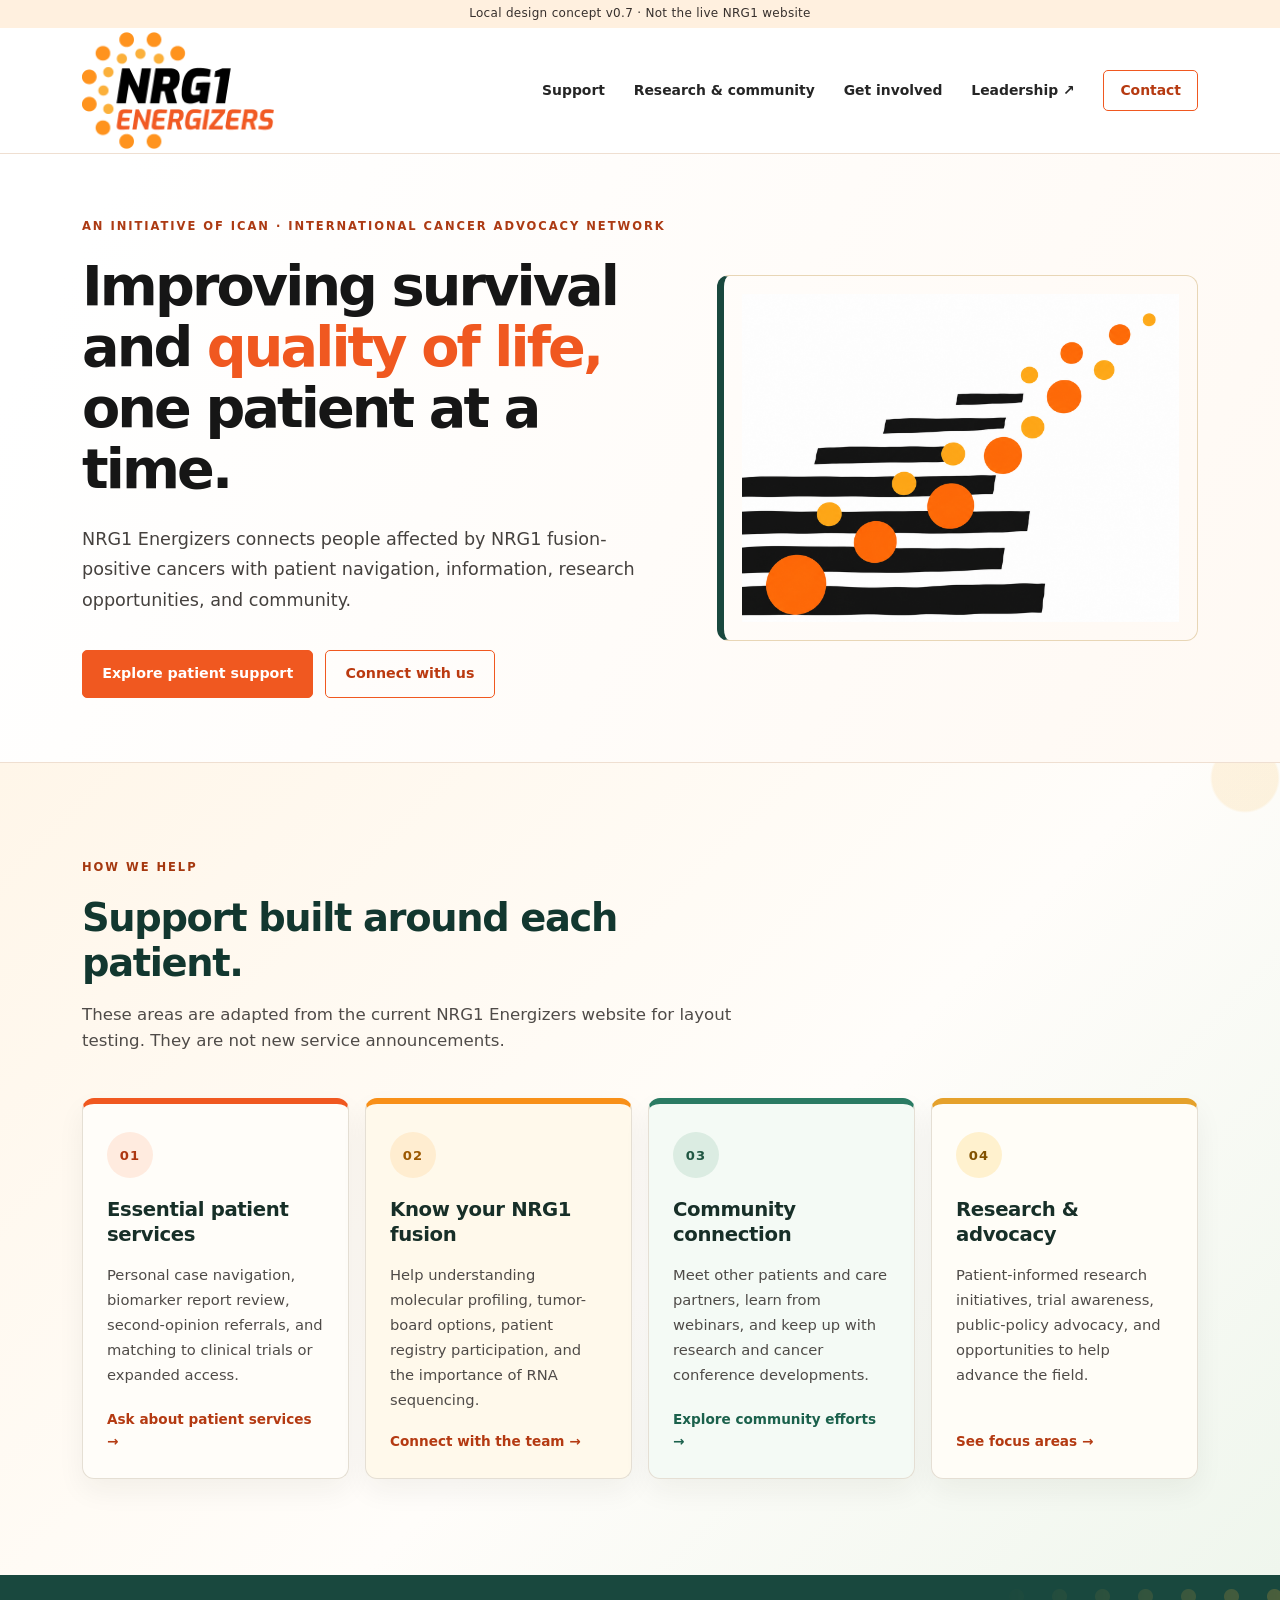
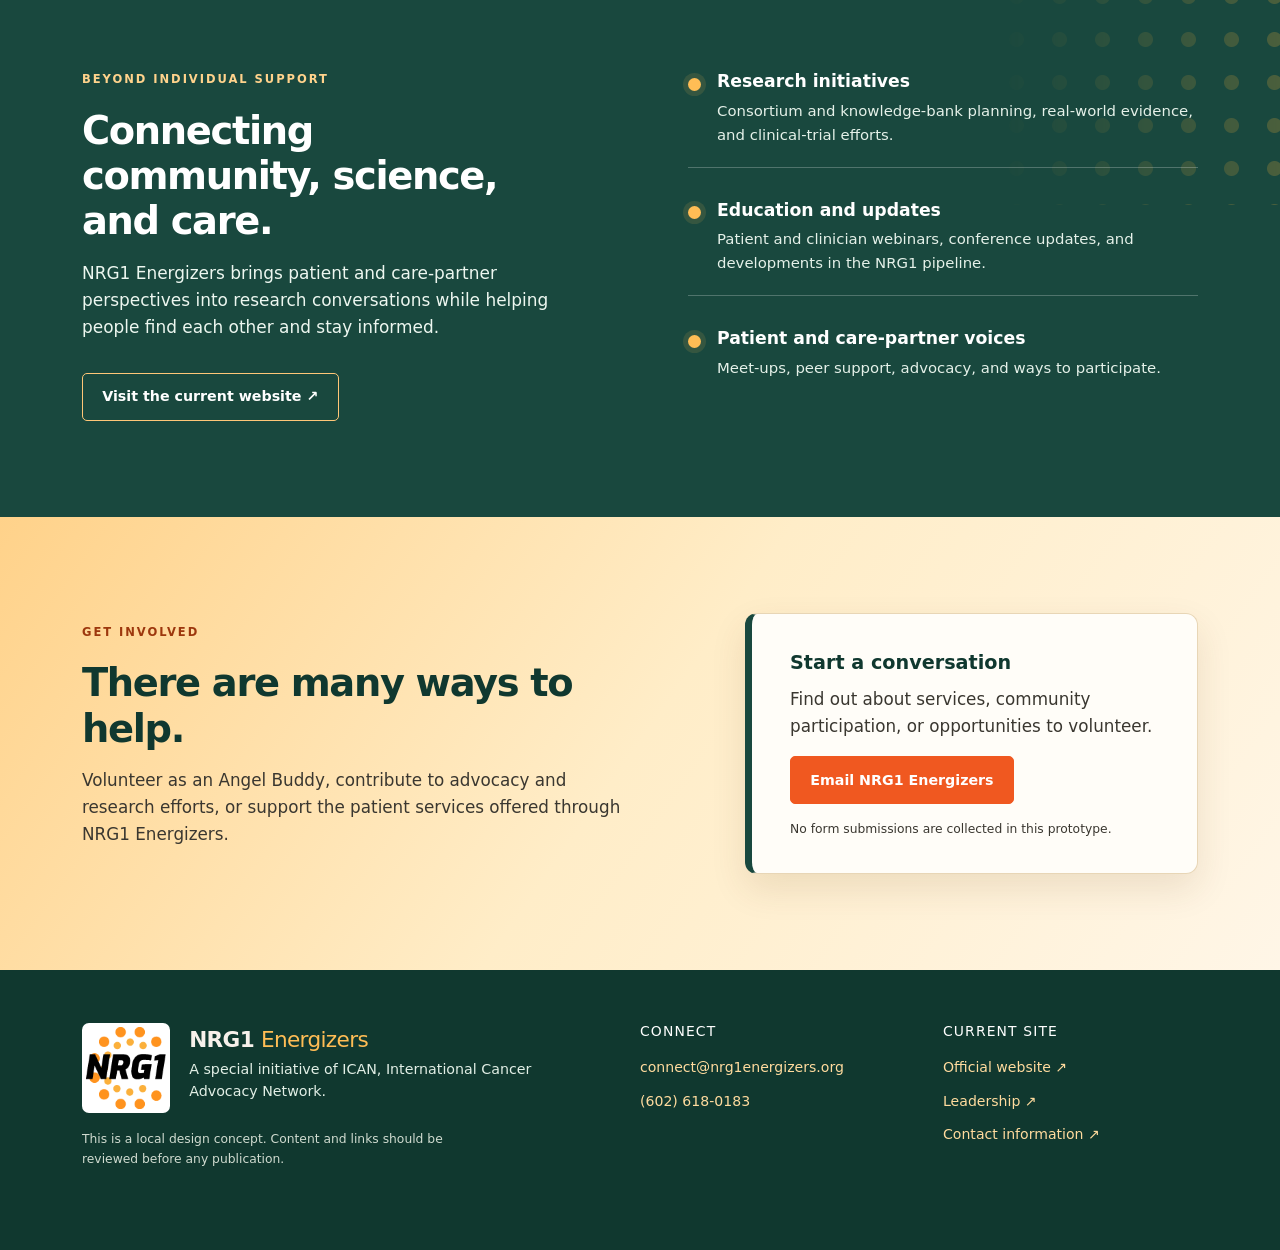
<file: hero-light-accent-padded.html>
<!doctype html>
<html lang="en">
<head>
  <meta charset="utf-8">
  <meta name="viewport" content="width=device-width, initial-scale=1">
  <meta name="description" content="A colorful visual prototype for NRG1 Energizers, an initiative of ICAN supporting people affected by NRG1 fusion-positive cancers.">
  <title>NRG1 Energizers — Hero artwork framing v0.7</title>
  <link rel="icon" href="assets/images/nrg1-icon.png" type="image/png">
  <!-- Bootstrap 5.2.3 matches the published Start Bootstrap Modern Business template. -->
  <link href="https://cdn.jsdelivr.net/npm/bootstrap@5.2.3/dist/css/bootstrap.min.css" rel="stylesheet">
  <link href="assets/css/nrg1.css" rel="stylesheet">
  <link href="assets/css/hero-variations.css" rel="stylesheet">
  <link href="assets/css/hero-frame-v0.7.css" rel="stylesheet">
</head>
<body class="variant-light frame-accent-padded">
  <a class="skip-link" href="#main">Skip to content</a>
  <div class="prototype-label">Local design concept v0.7 · Not the live NRG1 website</div>
  <header class="site-header">
    <nav class="container nav-wrap" aria-label="Main navigation">
      <a class="wordmark" href="index.html" aria-label="NRG1 Energizers home">
        <img class="brand-logo" src="assets/images/nrg1-logo.png" width="392" height="240" alt="NRG1 Energizers">
      </a>
      <div class="nav-desktop">
        <a href="#support">Support</a>
        <a href="#research">Research &amp; community</a>
        <a href="#involved">Get involved</a>
        <a href="https://nrg1energizers.org/leadership.html" target="_blank" rel="noopener">Leadership <span aria-hidden="true">↗</span></a>
        <a class="nav-contact" href="#contact">Contact</a>
      </div>
      <details class="mobile-nav">
        <summary>Menu <span aria-hidden="true">☰</span></summary>
        <div class="mobile-nav-items">
          <a href="#support">Support</a>
          <a href="#research">Research &amp; community</a>
          <a href="#involved">Get involved</a>
          <a href="https://nrg1energizers.org/leadership.html" target="_blank" rel="noopener">Leadership ↗</a>
          <a href="#contact">Contact</a>
        </div>
      </details>
    </nav>
  </header>

  <main id="main">
    <!-- Inspired by Modern Business's prominent hero + split copy/visual layout. -->
    <section class="hero">
      <div class="container hero-grid">
        <div class="hero-copy">
          <p class="eyebrow">An initiative of ICAN · International Cancer Advocacy Network</p>
          <h1>Improving survival and <em>quality of life,</em> one patient at a time.</h1>
          <p class="hero-lead">NRG1 Energizers connects people affected by NRG1 fusion-positive cancers with patient navigation, information, research opportunities, and community.</p>
          <div class="hero-actions">
            <a class="button button-primary" href="#support">Explore patient support</a>
            <a class="button button-outline" href="#contact">Connect with us</a>
          </div>
        </div>
        <figure class="hero-art">
          <img class="hero-photo" src="assets/images/ascending-orange-flow.png" width="1448" height="1086" alt="Abstract black horizontal strokes with orange and gold circles ascending to the right, suggesting collective progress">
        </figure>
      </div>
    </section>

    <section class="section introduction" id="support">
      <div class="container">
        <div class="section-heading"><p class="eyebrow">How we help</p><h2>Support built around each patient.</h2><p>These areas are adapted from the current NRG1 Energizers website for layout testing. They are not new service announcements.</p></div>
        <div class="feature-grid">
          <article class="feature-card"><span class="feature-number">01</span><h3>Essential patient services</h3><p>Personal case navigation, biomarker report review, second-opinion referrals, and matching to clinical trials or expanded access.</p><a href="#contact" class="text-link">Ask about patient services <span aria-hidden="true">→</span></a></article>
          <article class="feature-card"><span class="feature-number">02</span><h3>Know your NRG1 fusion</h3><p>Help understanding molecular profiling, tumor-board options, patient registry participation, and the importance of RNA sequencing.</p><a href="#contact" class="text-link">Connect with the team <span aria-hidden="true">→</span></a></article>
          <article class="feature-card"><span class="feature-number">03</span><h3>Community connection</h3><p>Meet other patients and care partners, learn from webinars, and keep up with research and cancer conference developments.</p><a href="#research" class="text-link">Explore community efforts <span aria-hidden="true">→</span></a></article>
          <article class="feature-card"><span class="feature-number">04</span><h3>Research &amp; advocacy</h3><p>Patient-informed research initiatives, trial awareness, public-policy advocacy, and opportunities to help advance the field.</p><a href="#research" class="text-link">See focus areas <span aria-hidden="true">→</span></a></article>
        </div>
      </div>
    </section>

    <section class="section research-section" id="research">
      <div class="container research-grid">
        <div><p class="eyebrow">Beyond individual support</p><h2>Connecting community, science, and care.</h2><p class="body-large">NRG1 Energizers brings patient and care-partner perspectives into research conversations while helping people find each other and stay informed.</p><a class="button button-outline" href="https://nrg1energizers.org/" target="_blank" rel="noopener">Visit the current website ↗</a></div>
        <div class="research-points">
          <div><span class="small-mark" aria-hidden="true"></span><div><h3>Research initiatives</h3><p>Consortium and knowledge-bank planning, real-world evidence, and clinical-trial efforts.</p></div></div>
          <div><span class="small-mark" aria-hidden="true"></span><div><h3>Education and updates</h3><p>Patient and clinician webinars, conference updates, and developments in the NRG1 pipeline.</p></div></div>
          <div><span class="small-mark" aria-hidden="true"></span><div><h3>Patient and care-partner voices</h3><p>Meet-ups, peer support, advocacy, and ways to participate.</p></div></div>
        </div>
      </div>
    </section>

    <section class="section involve-section" id="involved"><div class="container involve-grid">
      <div><p class="eyebrow">Get involved</p><h2>There are many ways to help.</h2><p>Volunteer as an Angel Buddy, contribute to advocacy and research efforts, or support the patient services offered through NRG1 Energizers.</p></div>
      <div class="involve-panel"><p class="panel-heading">Start a conversation</p><p>Find out about services, community participation, or opportunities to volunteer.</p><a class="button button-primary" href="mailto:connect@nrg1energizers.org">Email NRG1 Energizers</a><p class="panel-note">No form submissions are collected in this prototype.</p></div>
    </div></section>
  </main>

  <footer class="site-footer" id="contact"><div class="container footer-grid">
    <div><div class="footer-brand"><img class="footer-icon" src="assets/images/nrg1-icon.png" width="117" height="119" alt="NRG1 square icon"><div><div class="footer-name">NRG1 <span>Energizers</span></div><p>A special initiative of ICAN, International Cancer Advocacy Network.</p></div></div><p class="footer-disclaimer">This is a local design concept. Content and links should be reviewed before any publication.</p></div>
    <div><h2>Connect</h2><a href="mailto:connect@nrg1energizers.org">connect@nrg1energizers.org</a><a href="tel:+16026180183">(602) 618-0183</a></div>
    <div><h2>Current site</h2><a href="https://nrg1energizers.org/" target="_blank" rel="noopener">Official website ↗</a><a href="https://nrg1energizers.org/leadership.html" target="_blank" rel="noopener">Leadership ↗</a><a href="https://nrg1energizers.org/contact.html" target="_blank" rel="noopener">Contact information ↗</a></div>
  </div></footer>
</body>
</html>
</file>
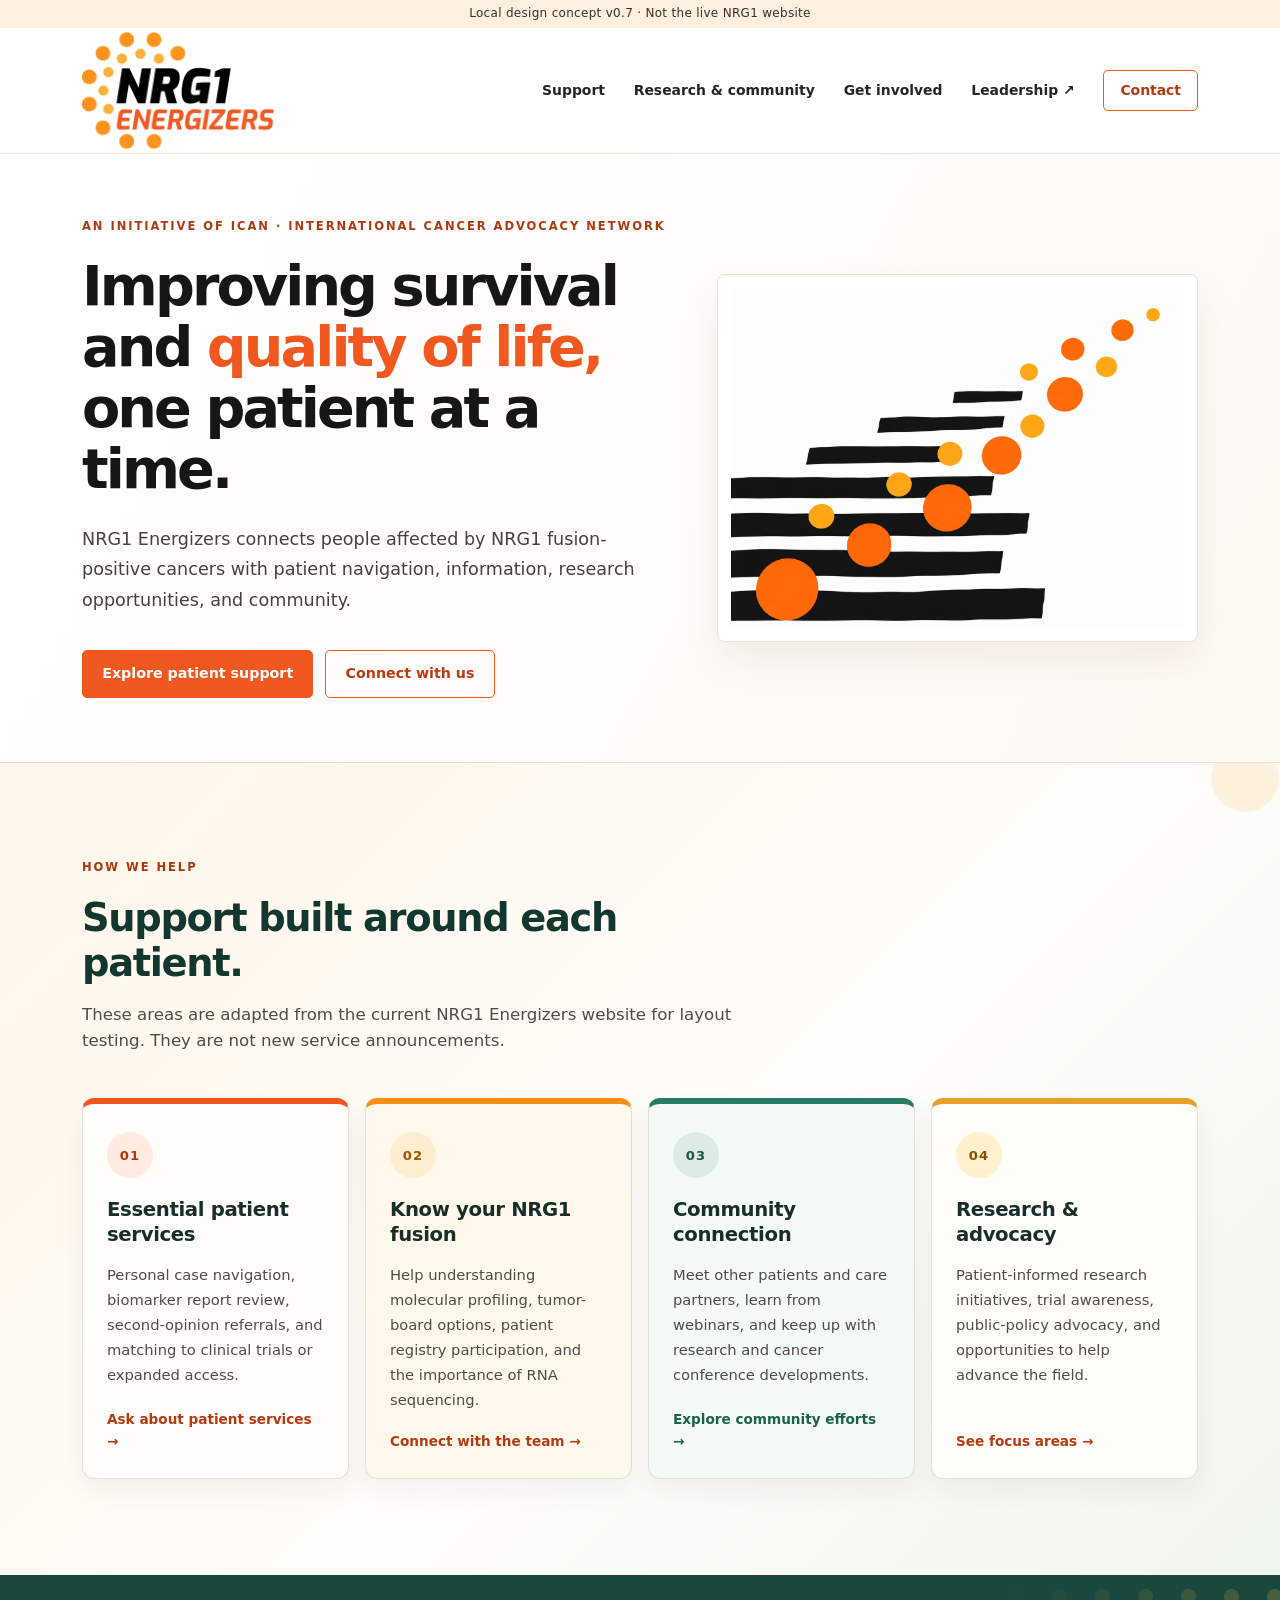
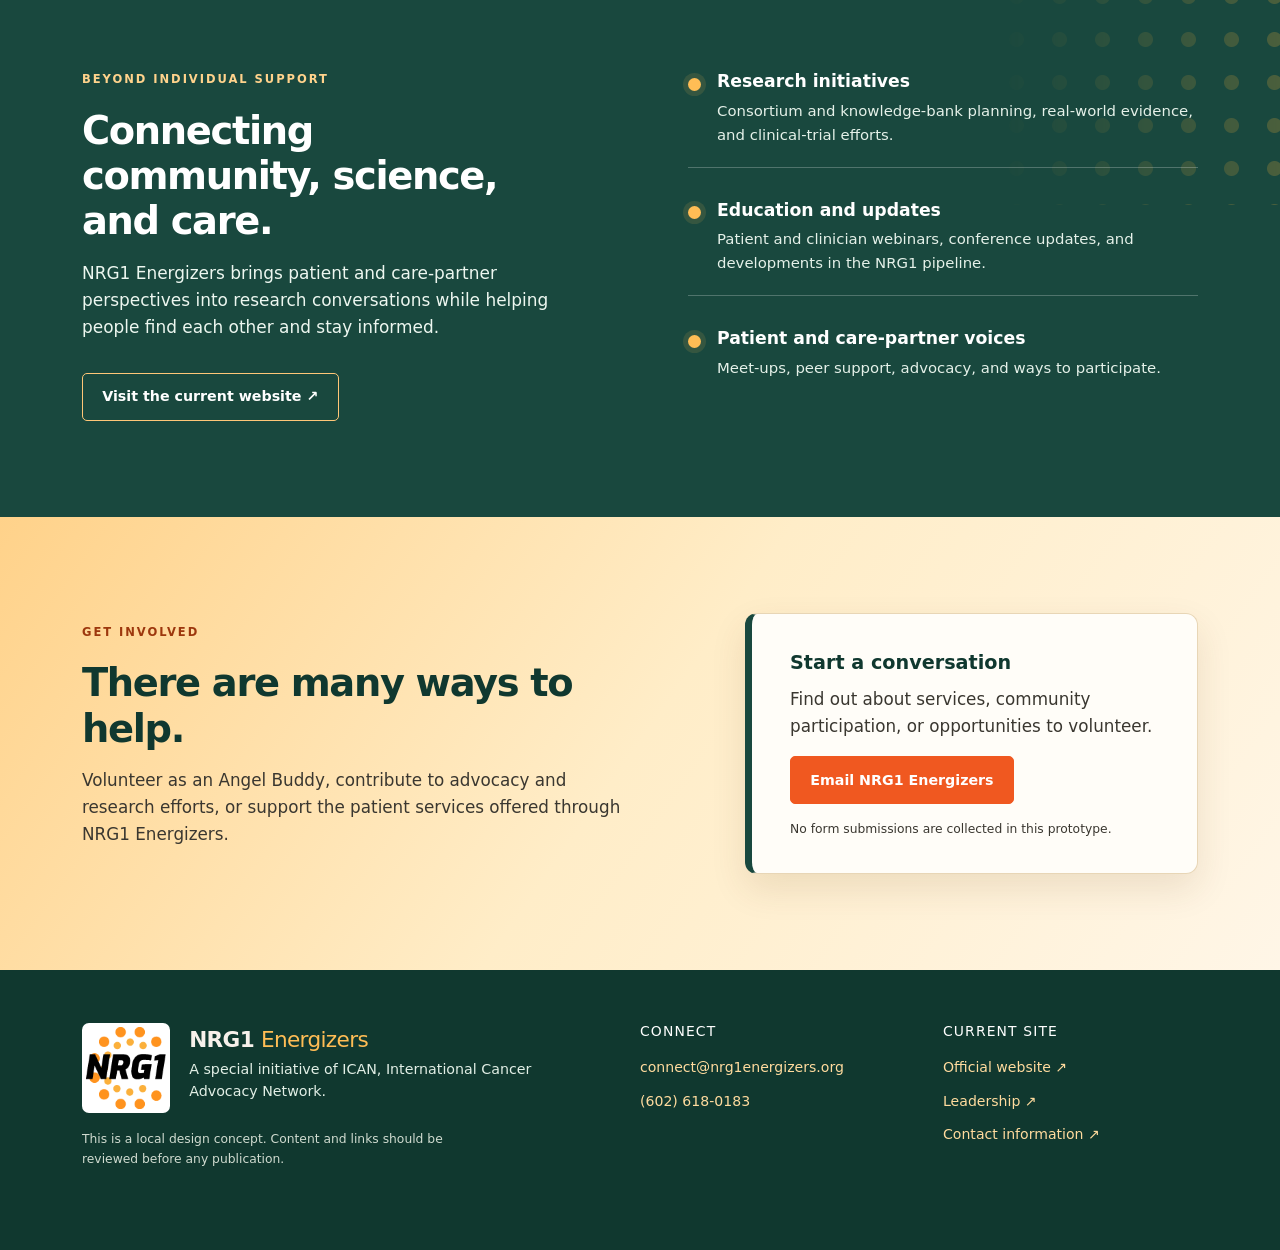
<file: hero-light-original.html>
<!doctype html>
<html lang="en">
<head>
  <meta charset="utf-8">
  <meta name="viewport" content="width=device-width, initial-scale=1">
  <meta name="description" content="A colorful visual prototype for NRG1 Energizers, an initiative of ICAN supporting people affected by NRG1 fusion-positive cancers.">
  <title>NRG1 Energizers — Hero artwork framing v0.7</title>
  <link rel="icon" href="assets/images/nrg1-icon.png" type="image/png">
  <!-- Bootstrap 5.2.3 matches the published Start Bootstrap Modern Business template. -->
  <link href="https://cdn.jsdelivr.net/npm/bootstrap@5.2.3/dist/css/bootstrap.min.css" rel="stylesheet">
  <link href="assets/css/nrg1.css" rel="stylesheet">
  <link href="assets/css/hero-variations.css" rel="stylesheet">
  <link href="assets/css/hero-frame-v0.7.css" rel="stylesheet">
</head>
<body class="variant-light frame-original">
  <a class="skip-link" href="#main">Skip to content</a>
  <div class="prototype-label">Local design concept v0.7 · Not the live NRG1 website</div>
  <header class="site-header">
    <nav class="container nav-wrap" aria-label="Main navigation">
      <a class="wordmark" href="index.html" aria-label="NRG1 Energizers home">
        <img class="brand-logo" src="assets/images/nrg1-logo.png" width="392" height="240" alt="NRG1 Energizers">
      </a>
      <div class="nav-desktop">
        <a href="#support">Support</a>
        <a href="#research">Research &amp; community</a>
        <a href="#involved">Get involved</a>
        <a href="https://nrg1energizers.org/leadership.html" target="_blank" rel="noopener">Leadership <span aria-hidden="true">↗</span></a>
        <a class="nav-contact" href="#contact">Contact</a>
      </div>
      <details class="mobile-nav">
        <summary>Menu <span aria-hidden="true">☰</span></summary>
        <div class="mobile-nav-items">
          <a href="#support">Support</a>
          <a href="#research">Research &amp; community</a>
          <a href="#involved">Get involved</a>
          <a href="https://nrg1energizers.org/leadership.html" target="_blank" rel="noopener">Leadership ↗</a>
          <a href="#contact">Contact</a>
        </div>
      </details>
    </nav>
  </header>

  <main id="main">
    <!-- Inspired by Modern Business's prominent hero + split copy/visual layout. -->
    <section class="hero">
      <div class="container hero-grid">
        <div class="hero-copy">
          <p class="eyebrow">An initiative of ICAN · International Cancer Advocacy Network</p>
          <h1>Improving survival and <em>quality of life,</em> one patient at a time.</h1>
          <p class="hero-lead">NRG1 Energizers connects people affected by NRG1 fusion-positive cancers with patient navigation, information, research opportunities, and community.</p>
          <div class="hero-actions">
            <a class="button button-primary" href="#support">Explore patient support</a>
            <a class="button button-outline" href="#contact">Connect with us</a>
          </div>
        </div>
        <figure class="hero-art">
          <img class="hero-photo" src="assets/images/ascending-orange-flow.png" width="1448" height="1086" alt="Abstract black horizontal strokes with orange and gold circles ascending to the right, suggesting collective progress">
        </figure>
      </div>
    </section>

    <section class="section introduction" id="support">
      <div class="container">
        <div class="section-heading"><p class="eyebrow">How we help</p><h2>Support built around each patient.</h2><p>These areas are adapted from the current NRG1 Energizers website for layout testing. They are not new service announcements.</p></div>
        <div class="feature-grid">
          <article class="feature-card"><span class="feature-number">01</span><h3>Essential patient services</h3><p>Personal case navigation, biomarker report review, second-opinion referrals, and matching to clinical trials or expanded access.</p><a href="#contact" class="text-link">Ask about patient services <span aria-hidden="true">→</span></a></article>
          <article class="feature-card"><span class="feature-number">02</span><h3>Know your NRG1 fusion</h3><p>Help understanding molecular profiling, tumor-board options, patient registry participation, and the importance of RNA sequencing.</p><a href="#contact" class="text-link">Connect with the team <span aria-hidden="true">→</span></a></article>
          <article class="feature-card"><span class="feature-number">03</span><h3>Community connection</h3><p>Meet other patients and care partners, learn from webinars, and keep up with research and cancer conference developments.</p><a href="#research" class="text-link">Explore community efforts <span aria-hidden="true">→</span></a></article>
          <article class="feature-card"><span class="feature-number">04</span><h3>Research &amp; advocacy</h3><p>Patient-informed research initiatives, trial awareness, public-policy advocacy, and opportunities to help advance the field.</p><a href="#research" class="text-link">See focus areas <span aria-hidden="true">→</span></a></article>
        </div>
      </div>
    </section>

    <section class="section research-section" id="research">
      <div class="container research-grid">
        <div><p class="eyebrow">Beyond individual support</p><h2>Connecting community, science, and care.</h2><p class="body-large">NRG1 Energizers brings patient and care-partner perspectives into research conversations while helping people find each other and stay informed.</p><a class="button button-outline" href="https://nrg1energizers.org/" target="_blank" rel="noopener">Visit the current website ↗</a></div>
        <div class="research-points">
          <div><span class="small-mark" aria-hidden="true"></span><div><h3>Research initiatives</h3><p>Consortium and knowledge-bank planning, real-world evidence, and clinical-trial efforts.</p></div></div>
          <div><span class="small-mark" aria-hidden="true"></span><div><h3>Education and updates</h3><p>Patient and clinician webinars, conference updates, and developments in the NRG1 pipeline.</p></div></div>
          <div><span class="small-mark" aria-hidden="true"></span><div><h3>Patient and care-partner voices</h3><p>Meet-ups, peer support, advocacy, and ways to participate.</p></div></div>
        </div>
      </div>
    </section>

    <section class="section involve-section" id="involved"><div class="container involve-grid">
      <div><p class="eyebrow">Get involved</p><h2>There are many ways to help.</h2><p>Volunteer as an Angel Buddy, contribute to advocacy and research efforts, or support the patient services offered through NRG1 Energizers.</p></div>
      <div class="involve-panel"><p class="panel-heading">Start a conversation</p><p>Find out about services, community participation, or opportunities to volunteer.</p><a class="button button-primary" href="mailto:connect@nrg1energizers.org">Email NRG1 Energizers</a><p class="panel-note">No form submissions are collected in this prototype.</p></div>
    </div></section>
  </main>

  <footer class="site-footer" id="contact"><div class="container footer-grid">
    <div><div class="footer-brand"><img class="footer-icon" src="assets/images/nrg1-icon.png" width="117" height="119" alt="NRG1 square icon"><div><div class="footer-name">NRG1 <span>Energizers</span></div><p>A special initiative of ICAN, International Cancer Advocacy Network.</p></div></div><p class="footer-disclaimer">This is a local design concept. Content and links should be reviewed before any publication.</p></div>
    <div><h2>Connect</h2><a href="mailto:connect@nrg1energizers.org">connect@nrg1energizers.org</a><a href="tel:+16026180183">(602) 618-0183</a></div>
    <div><h2>Current site</h2><a href="https://nrg1energizers.org/" target="_blank" rel="noopener">Official website ↗</a><a href="https://nrg1energizers.org/leadership.html" target="_blank" rel="noopener">Leadership ↗</a><a href="https://nrg1energizers.org/contact.html" target="_blank" rel="noopener">Contact information ↗</a></div>
  </div></footer>
</body>
</html>
</file>
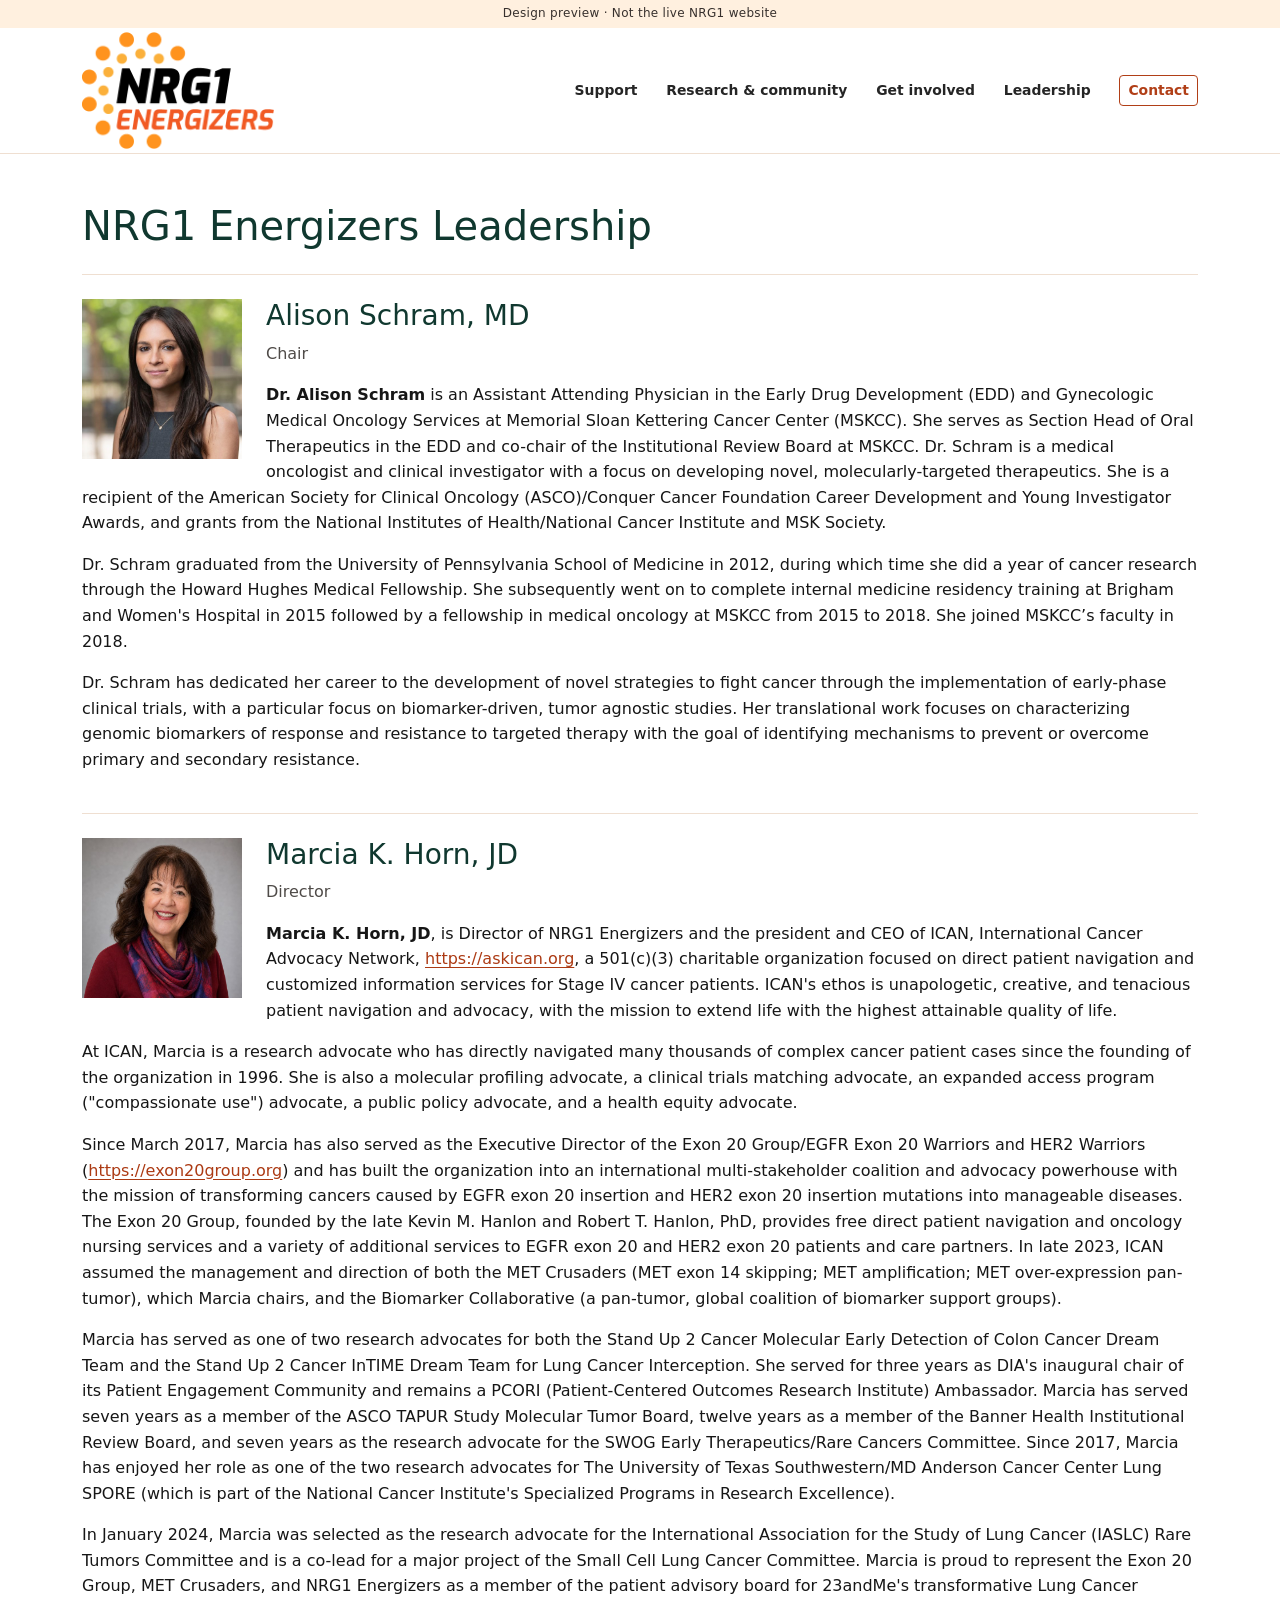
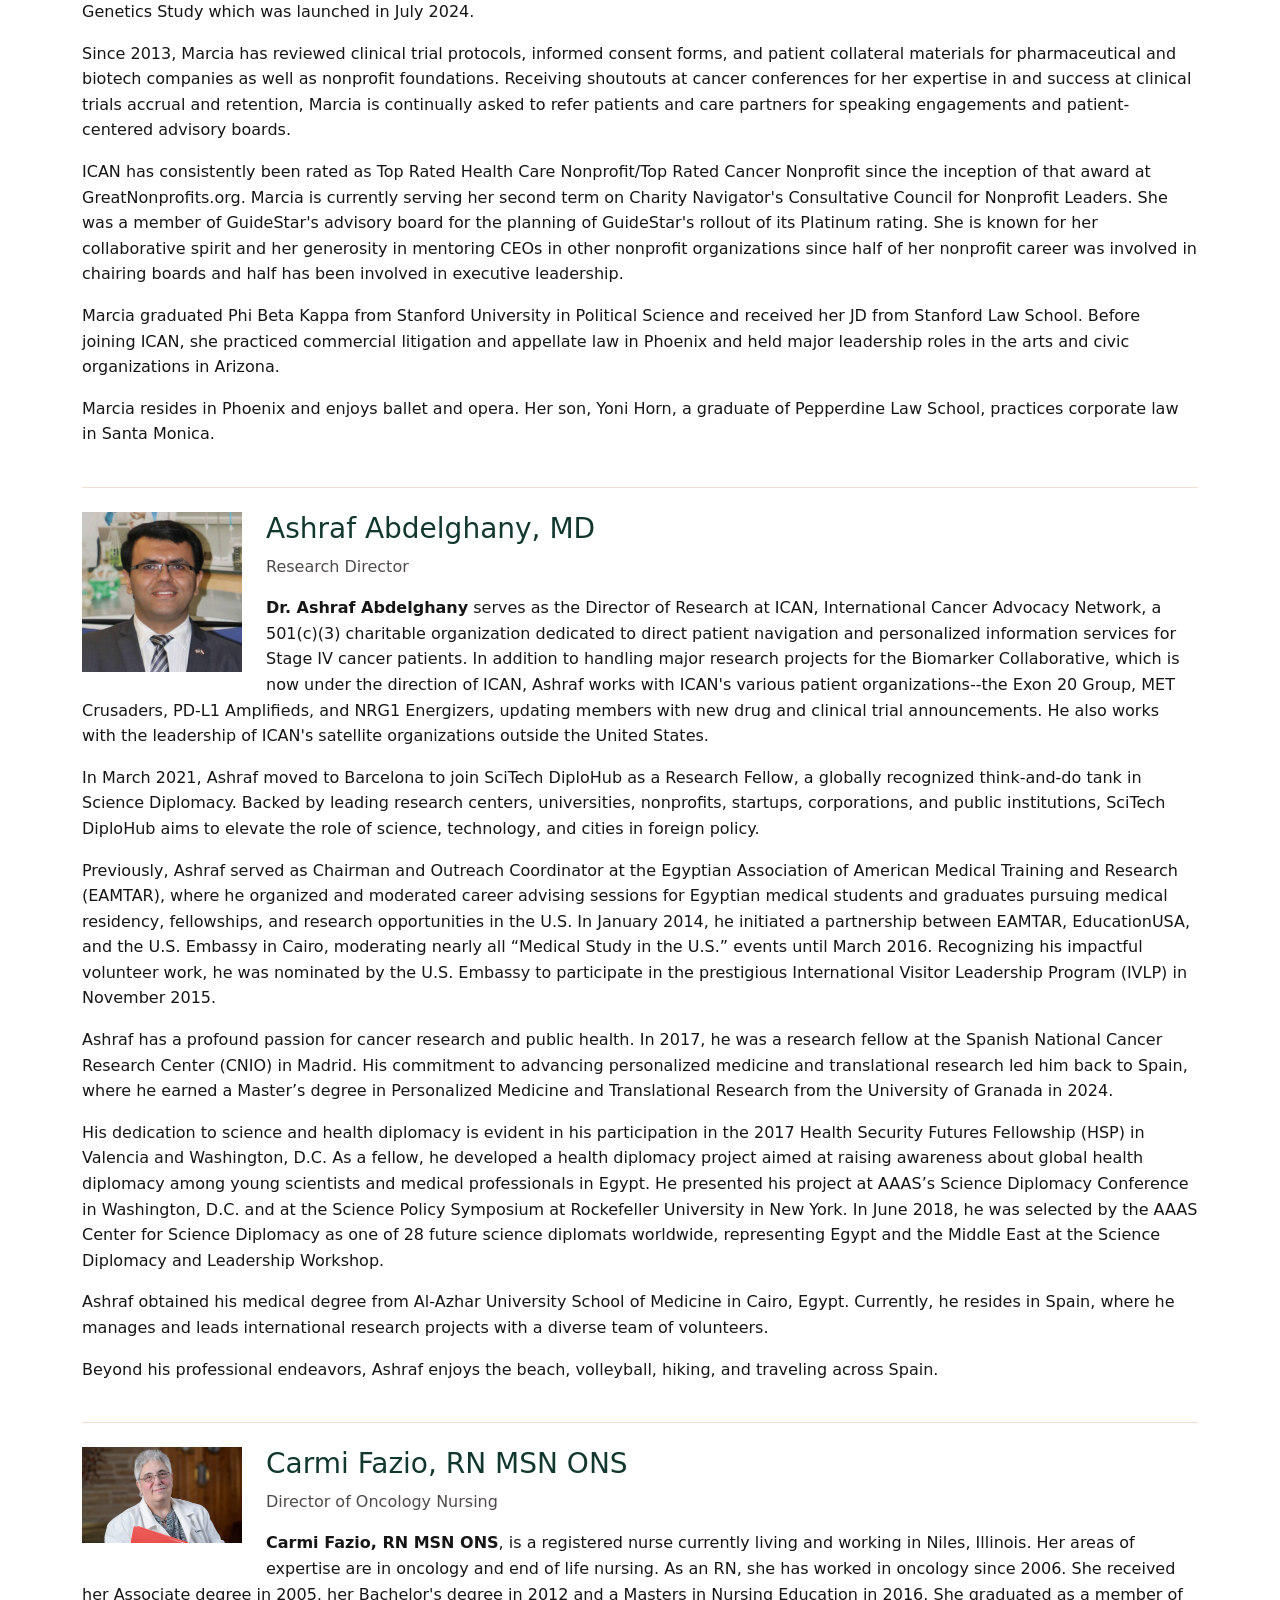
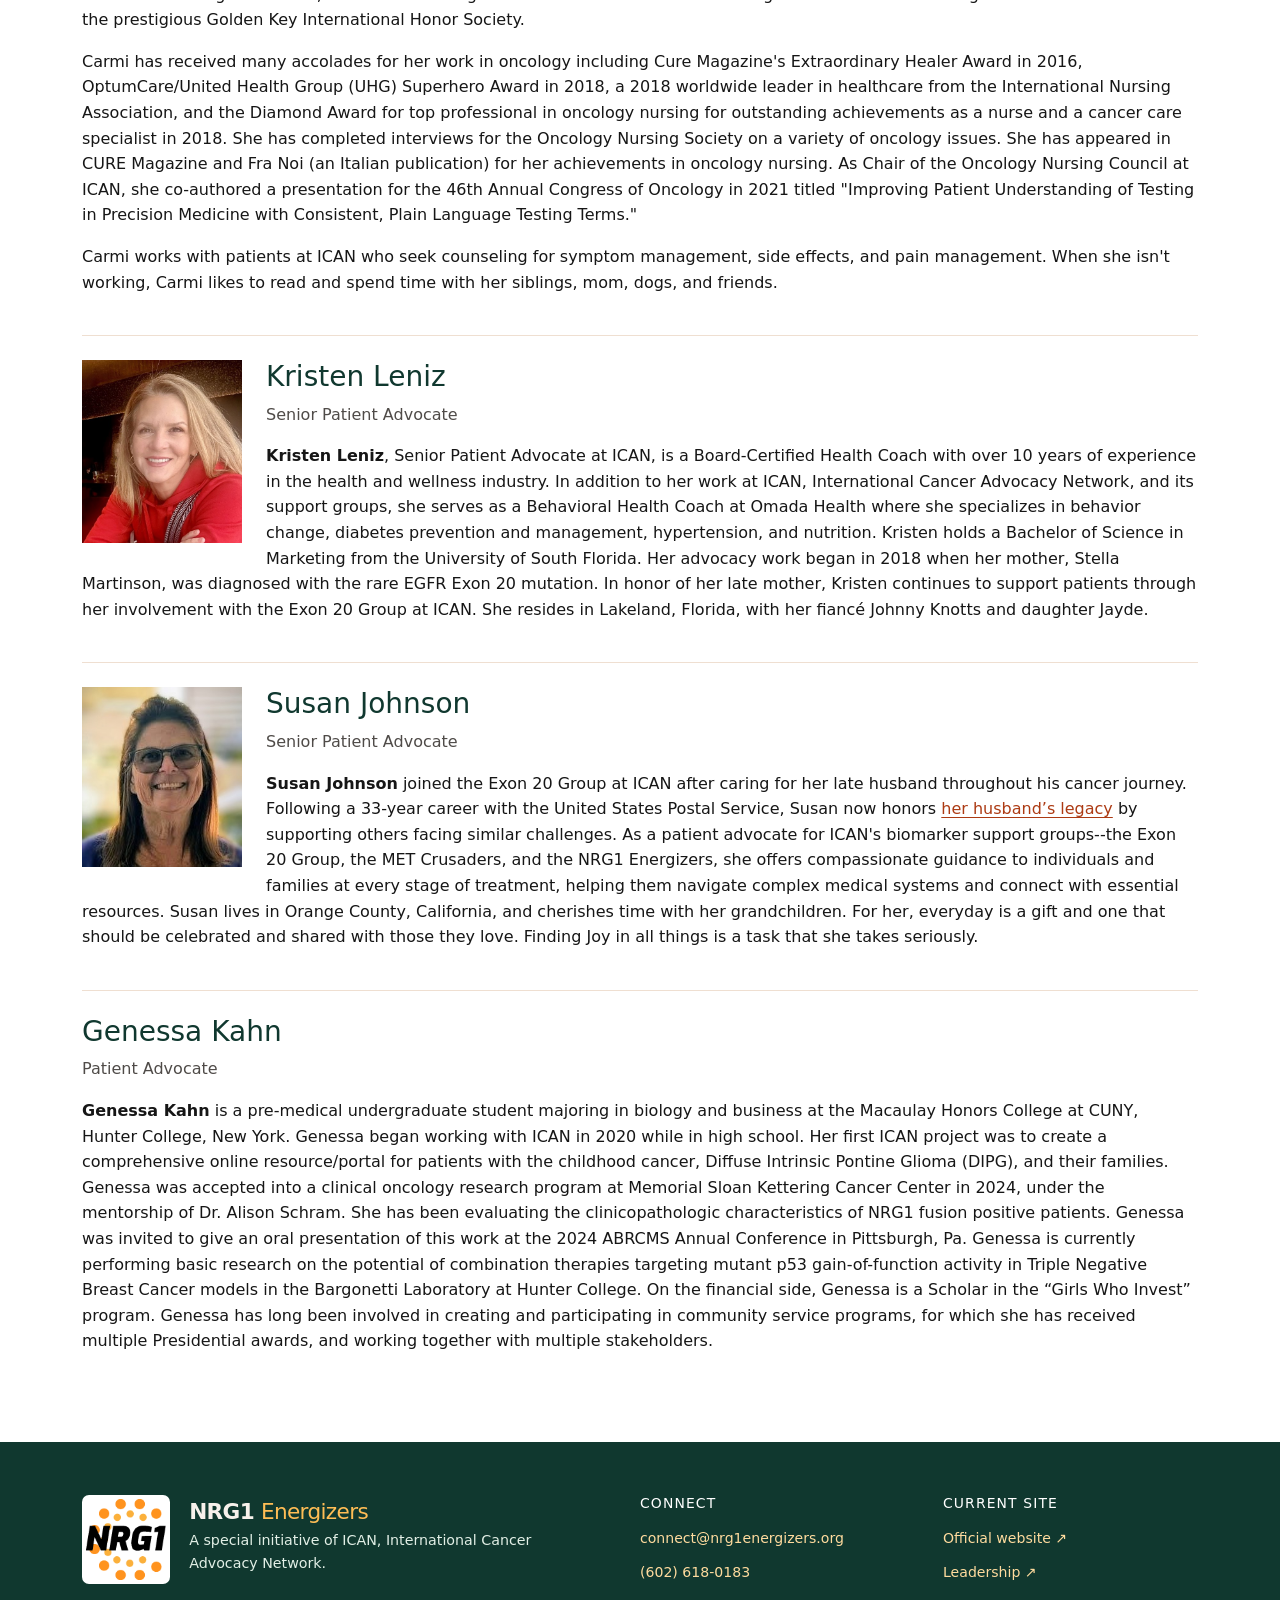
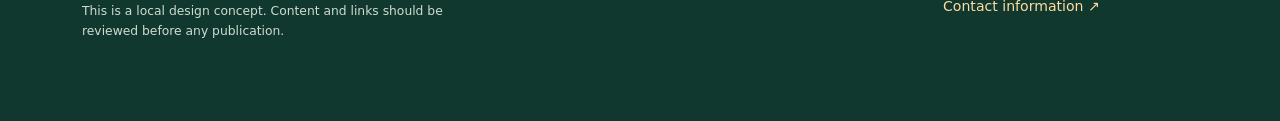
<file: preview/leadership-bios.html>
<!doctype html>
<html lang="en">
<head>
  <meta charset="utf-8">
  <meta name="viewport" content="width=device-width, initial-scale=1">
  <meta name="description" content="Full biographies of the NRG1 Energizers leadership team.">
  <title>Leadership Biographies — NRG1 Energizers</title>
  <link rel="icon" href="assets/images/nrg1-icon.png" type="image/png">
  <link href="https://cdn.jsdelivr.net/npm/bootstrap@5.2.3/dist/css/bootstrap.min.css" rel="stylesheet">
  <link href="assets/css/nrg1.css" rel="stylesheet">
  <link href="assets/css/design-experiments.css" rel="stylesheet">
</head>
<body class="nrg1-bootstrap-theme">
  <a class="skip-link" href="#main">Skip to content</a>
  <div class="prototype-label">Design preview · Not the live NRG1 website</div>
  <header class="site-header">
    <nav class="container nav-wrap" aria-label="Main navigation">
      <a class="wordmark" href="index.html" aria-label="NRG1 Energizers home">
        <img class="brand-logo" src="assets/images/nrg1-logo.png" width="392" height="240" alt="NRG1 Energizers">
      </a>
      <div class="nav-desktop">
        <a href="index.html#support">Support</a>
        <a href="index.html#research">Research &amp; community</a>
        <a href="index.html#involved">Get involved</a>
        <a href="index.html#leadership">Leadership</a>
        <a class="btn btn-outline-primary btn-sm" href="contact.html">Contact</a>
      </div>
      <details class="mobile-nav">
        <summary>Menu <span aria-hidden="true">☰</span></summary>
        <div class="mobile-nav-items">
          <a href="index.html#support">Support</a>
          <a href="index.html#research">Research &amp; community</a>
          <a href="index.html#involved">Get involved</a>
          <a href="index.html#leadership">Leadership</a>
          <a class="btn btn-outline-primary btn-sm" href="contact.html">Contact</a>
        </div>
      </details>
    </nav>
  </header>

  <main id="main" class="leadership-bios container py-5">
    <h1 class="mb-4">NRG1 Energizers Leadership</h1>
    <!-- Biography wording, paragraph boundaries, emphasis, and links preserved from https://nrg1energizers.org/leadership.html. -->
    <section id="alison-schram" class="bio-section clearfix py-4 border-top" aria-labelledby="alison-schram-heading" tabindex="-1">
      <img class="bio-portrait img-fluid d-block float-md-start me-md-4 mb-3" src="assets/images/leadership/alison-schram.jpg" width="500" height="500" alt="Portrait of Alison Schram, MD" loading="lazy">
      <h2 class="fs-3 mb-2" id="alison-schram-heading">Alison Schram, MD</h2>
      <p class="bio-title mb-3">Chair</p>
      <p><strong>Dr. Alison Schram</strong>  is an Assistant Attending Physician in the Early Drug Development (EDD) and Gynecologic Medical Oncology Services at Memorial Sloan Kettering Cancer Center (MSKCC). She serves as Section Head of Oral Therapeutics in the EDD and co-chair of the Institutional Review Board at MSKCC. Dr. Schram is a medical oncologist and clinical investigator with a focus on developing novel, molecularly-targeted therapeutics. She is a recipient of the American Society for Clinical Oncology (ASCO)/Conquer Cancer Foundation Career Development and Young Investigator Awards, and grants from the National Institutes of Health/National Cancer Institute and MSK Society.</p>
      <p>Dr. Schram graduated from the University of Pennsylvania School of Medicine in 2012, during which time she did a year of cancer research through the Howard Hughes Medical Fellowship. She subsequently went on to complete internal medicine residency training at Brigham and Women's Hospital in 2015 followed by a fellowship in medical oncology at MSKCC from 2015 to 2018. She joined MSKCC’s faculty in 2018.</p>
      <p>Dr. Schram has dedicated her career to the development of novel strategies to fight cancer through the implementation of early-phase clinical trials, with a particular focus on biomarker-driven, tumor agnostic studies. Her translational work focuses on characterizing genomic biomarkers of response and resistance to targeted therapy with the goal of identifying mechanisms to prevent or overcome primary and secondary resistance.</p>
    </section>
    <section id="marcia-horn" class="bio-section clearfix py-4 border-top" aria-labelledby="marcia-horn-heading" tabindex="-1">
      <img class="bio-portrait img-fluid d-block float-md-start me-md-4 mb-3" src="assets/images/leadership/marcia_horn.jpg" width="560" height="560" alt="Portrait of Marcia K. Horn, JD" loading="lazy">
      <h2 class="fs-3 mb-2" id="marcia-horn-heading">Marcia K. Horn, JD</h2>
      <p class="bio-title mb-3">Director</p>
      <p><strong>Marcia K. Horn, JD</strong>, is Director of NRG1 Energizers and the president and CEO of ICAN, International Cancer Advocacy Network, <a href="https://askican.org/">https://askican.org</a>, a 501(c)(3) charitable organization focused on direct patient navigation and customized information services for Stage IV cancer patients. ICAN's ethos is unapologetic, creative, and tenacious patient navigation and advocacy, with the mission to extend life with the highest attainable quality of life.</p>
      <p>At ICAN, Marcia is a research advocate who has directly navigated many thousands of complex cancer patient cases since the founding of the organization in 1996.  She is also a molecular profiling advocate, a clinical trials matching advocate, an expanded access program ("compassionate use") advocate, a public policy advocate, and a health equity advocate.</p>
      <p>Since March 2017, Marcia has also served as the Executive Director of the Exon 20 Group/EGFR Exon 20 Warriors and HER2 Warriors (<a href="https://exon20group.org/">https://exon20group.org</a>) and has built the organization into an international multi-stakeholder coalition and advocacy powerhouse with the mission of transforming cancers caused by EGFR exon 20 insertion and HER2 exon 20 insertion mutations into manageable diseases. The Exon 20 Group, founded by the late Kevin M. Hanlon and Robert T. Hanlon, PhD, provides free direct patient navigation and oncology nursing services and a variety of additional services to EGFR exon 20 and HER2 exon 20 patients and care partners.  In late 2023, ICAN assumed the management and direction of both the MET Crusaders (MET exon 14 skipping; MET amplification; MET over-expression pan-tumor), which Marcia chairs, and the Biomarker Collaborative (a pan-tumor, global coalition of biomarker support groups).</p>
      <p>Marcia has served as one of two research advocates for both the Stand Up 2 Cancer Molecular Early Detection of Colon Cancer Dream Team and the Stand Up 2 Cancer InTIME Dream Team for Lung Cancer Interception. She served for three years as DIA's inaugural chair of its Patient Engagement Community and remains a PCORI (Patient-Centered Outcomes Research Institute) Ambassador. Marcia has served seven years as a member of the ASCO TAPUR Study Molecular Tumor Board, twelve years as a member of the Banner Health Institutional Review Board, and seven years as the research advocate for the SWOG Early Therapeutics/Rare Cancers Committee. Since 2017, Marcia has enjoyed her role as one of the two research advocates for The University of Texas Southwestern/MD Anderson Cancer Center Lung SPORE (which is part of the National Cancer Institute's Specialized Programs in Research Excellence).</p>
      <p>In January 2024, Marcia was selected as the research advocate for the International Association for the Study of Lung Cancer (IASLC) Rare Tumors Committee and is a co-lead for a major project of the Small Cell Lung Cancer Committee. Marcia is proud to represent the Exon 20 Group, MET Crusaders, and NRG1 Energizers as a member of the patient advisory board for 23andMe's transformative Lung Cancer Genetics Study which was launched in July 2024.</p>
      <p>Since 2013, Marcia has reviewed clinical trial protocols, informed consent forms, and patient collateral materials for pharmaceutical and biotech companies as well as nonprofit foundations. Receiving shoutouts at cancer conferences for her expertise in and success at clinical trials accrual and retention, Marcia is continually asked to refer patients and care partners for speaking engagements and patient-centered advisory boards.</p>
      <p>ICAN has consistently been rated as Top Rated Health Care Nonprofit/Top Rated Cancer Nonprofit since the inception of that award at GreatNonprofits.org. Marcia is currently serving her second term on Charity Navigator's Consultative Council for Nonprofit Leaders. She was a member of GuideStar's advisory board for the planning of GuideStar's rollout of its Platinum rating. She is known for her collaborative spirit and her generosity in mentoring CEOs in other nonprofit organizations since half of her nonprofit career was involved in chairing boards and half has been involved in executive leadership.</p>
      <p>Marcia graduated Phi Beta Kappa from Stanford University in Political Science and received her JD from Stanford Law School.  Before joining ICAN, she practiced commercial litigation and appellate law in Phoenix and held major leadership roles in the arts and civic organizations in Arizona.</p>
      <p>Marcia resides in Phoenix and enjoys ballet and opera. Her son, Yoni Horn, a graduate of Pepperdine Law School, practices corporate law in Santa Monica.</p>
    </section>
    <section id="ashraf-abdelghany" class="bio-section clearfix py-4 border-top" aria-labelledby="ashraf-abdelghany-heading" tabindex="-1">
      <img class="bio-portrait img-fluid d-block float-md-start me-md-4 mb-3" src="assets/images/leadership/ashraf-abdelghany.jpg" width="960" height="960" alt="Portrait of Ashraf Abdelghany, MD" loading="lazy">
      <h2 class="fs-3 mb-2" id="ashraf-abdelghany-heading">Ashraf Abdelghany, MD</h2>
      <p class="bio-title mb-3">Research Director</p>
      <p><strong>Dr. Ashraf Abdelghany</strong> serves as the Director of Research at ICAN, International Cancer Advocacy Network, a 501(c)(3) charitable organization dedicated to direct patient navigation and personalized information services for Stage IV cancer patients.  In addition to handling major research projects for the Biomarker Collaborative, which is now under the direction of ICAN, Ashraf works with ICAN's various patient organizations--the Exon 20 Group, MET Crusaders, PD-L1 Amplifieds, and NRG1 Energizers, updating members with new drug and clinical trial announcements.  He also works with the leadership of ICAN's satellite organizations outside the United States.</p>
      <p>In March 2021, Ashraf moved to Barcelona to join SciTech DiploHub as a Research Fellow, a globally recognized think-and-do tank in Science Diplomacy. Backed by leading research centers, universities, nonprofits, startups, corporations, and public institutions, SciTech DiploHub aims to elevate the role of science, technology, and cities in foreign policy.</p>
      <p>Previously, Ashraf served as Chairman and Outreach Coordinator at the Egyptian Association of American Medical Training and Research (EAMTAR), where he organized and moderated career advising sessions for Egyptian medical students and graduates pursuing medical residency, fellowships, and research opportunities in the U.S.  In January 2014, he initiated a partnership between EAMTAR, EducationUSA, and the U.S. Embassy in Cairo, moderating nearly all “Medical Study in the U.S.” events until March 2016. Recognizing his impactful volunteer work, he was nominated by the U.S. Embassy to participate in the prestigious International Visitor Leadership Program (IVLP) in November 2015.</p>
      <p>Ashraf has a profound passion for cancer research and public health. In 2017, he was a research fellow at the Spanish National Cancer Research Center (CNIO) in Madrid. His commitment to advancing personalized medicine and translational research led him back to Spain, where he earned a Master’s degree in Personalized Medicine and Translational Research from the University of Granada in 2024.</p>
      <p>His dedication to science and health diplomacy is evident in his participation in the 2017 Health Security Futures Fellowship (HSP) in Valencia and Washington, D.C. As a fellow, he developed a health diplomacy project aimed at raising awareness about global health diplomacy among young scientists and medical professionals in Egypt. He presented his project at AAAS’s Science Diplomacy Conference in Washington, D.C. and at the Science Policy Symposium at Rockefeller University in New York. In June 2018, he was selected by the AAAS Center for Science Diplomacy as one of 28 future science diplomats worldwide, representing Egypt and the Middle East at the Science Diplomacy and Leadership Workshop.</p>
      <p>Ashraf obtained his medical degree from Al-Azhar University School of Medicine in Cairo, Egypt. Currently, he resides in Spain, where he manages and leads international research projects with a diverse team of volunteers.</p>
      <p>Beyond his professional endeavors, Ashraf enjoys the beach, volleyball, hiking, and traveling across Spain.</p>
    </section>
    <section id="carmi-fazio" class="bio-section clearfix py-4 border-top" aria-labelledby="carmi-fazio-heading" tabindex="-1">
      <img class="bio-portrait img-fluid d-block float-md-start me-md-4 mb-3" src="assets/images/leadership/carmi-fazio.jpg" width="640" height="382" alt="Portrait of Carmi Fazio, RN MSN ONS" loading="lazy">
      <h2 class="fs-3 mb-2" id="carmi-fazio-heading">Carmi Fazio, RN MSN ONS</h2>
      <p class="bio-title mb-3">Director of Oncology Nursing</p>
      <p><strong>Carmi Fazio, RN MSN ONS</strong>, is a registered nurse currently living and working in Niles, Illinois. Her areas of expertise are in oncology and end of life nursing. As an RN, she has worked in oncology since 2006. She received her Associate degree in 2005, her Bachelor's degree in 2012 and a Masters in Nursing Education in 2016. She graduated as a member of the prestigious Golden Key International Honor Society.</p>
      <p>Carmi has received many accolades for her work in oncology including Cure Magazine's Extraordinary Healer Award in 2016, OptumCare/United Health Group (UHG) Superhero Award in 2018, a 2018 worldwide leader in healthcare from the International Nursing Association, and the Diamond Award for top professional in oncology nursing for outstanding achievements as a nurse and a cancer care specialist in 2018. She has completed interviews for the Oncology Nursing Society on a variety of oncology issues. She has appeared in CURE Magazine and Fra Noi (an Italian publication) for her achievements in oncology nursing. As Chair of the Oncology Nursing Council at ICAN, she co-authored a presentation for the 46th Annual Congress of Oncology in 2021 titled "Improving Patient Understanding of Testing in Precision Medicine with Consistent, Plain Language Testing Terms."</p>
      <p>Carmi works with patients at ICAN who seek counseling for symptom management, side effects, and pain management. When she isn't working, Carmi likes to read and spend time with her siblings, mom, dogs, and friends.</p>
    </section>
    <section id="kristen-leniz" class="bio-section clearfix py-4 border-top" aria-labelledby="kristen-leniz-heading" tabindex="-1">
      <img class="bio-portrait img-fluid d-block float-md-start me-md-4 mb-3" src="assets/images/leadership/kristen-leniz.jpg" width="500" height="571" alt="Portrait of Kristen Leniz" loading="lazy">
      <h2 class="fs-3 mb-2" id="kristen-leniz-heading">Kristen Leniz</h2>
      <p class="bio-title mb-3">Senior Patient Advocate</p>
      <p><strong>Kristen Leniz</strong>, Senior Patient Advocate at ICAN, is a Board-Certified Health Coach with over 10 years of experience in the health and wellness industry. In addition to her work at ICAN, International Cancer Advocacy Network, and its support groups, she serves as a Behavioral Health Coach at Omada Health where she specializes in behavior change, diabetes prevention and management, hypertension, and nutrition. Kristen holds a Bachelor of Science in Marketing from the University of South Florida. Her advocacy work began in 2018 when her mother, Stella Martinson, was diagnosed with the rare EGFR Exon 20 mutation. In honor of her late mother, Kristen continues to support patients through her involvement with the Exon 20 Group at ICAN. She resides in Lakeland, Florida, with her fiancé Johnny Knotts and daughter Jayde.</p>
    </section>
    <section id="susan-johnson" class="bio-section clearfix py-4 border-top" aria-labelledby="susan-johnson-heading" tabindex="-1">
      <img class="bio-portrait img-fluid d-block float-md-start me-md-4 mb-3" src="assets/images/leadership/susan-johnson.jpg" width="260" height="291" alt="Portrait of Susan Johnson" loading="lazy">
      <h2 class="fs-3 mb-2" id="susan-johnson-heading">Susan Johnson</h2>
      <p class="bio-title mb-3">Senior Patient Advocate</p>
      <p><strong>Susan Johnson</strong> joined the Exon 20 Group at ICAN after caring for her late husband throughout his cancer journey. Following a 33-year career with the United States Postal Service, Susan now honors <a href="https://askican.org/namedprograms/sjohnson.html">her husband’s legacy</a> by supporting others facing similar challenges. As a patient advocate for ICAN's biomarker support groups--the Exon 20 Group, the MET Crusaders, and the NRG1 Energizers, she offers compassionate guidance to individuals and families at every stage of treatment, helping them navigate complex medical systems and connect with essential resources. Susan lives in Orange County, California, and cherishes time with her grandchildren. For her, everyday is a gift and one that should be celebrated and shared with those they love. Finding Joy in all things is a task that she takes seriously.</p>
    </section>
    <section id="genessa-kahn" class="bio-section clearfix py-4 border-top" aria-labelledby="genessa-kahn-heading" tabindex="-1">
      <h2 class="fs-3 mb-2" id="genessa-kahn-heading">Genessa Kahn</h2>
      <p class="bio-title mb-3">Patient Advocate</p>
      <p><strong>Genessa Kahn</strong> is a pre-medical undergraduate student majoring in biology and business at the Macaulay Honors College at CUNY, Hunter College, New York. Genessa began working with ICAN in 2020 while in high school. Her first ICAN project was to create a comprehensive online resource/portal for patients with the childhood cancer, Diffuse Intrinsic Pontine Glioma (DIPG), and their families. Genessa was accepted into a clinical oncology research program at Memorial Sloan Kettering Cancer Center in 2024, under the mentorship of Dr. Alison Schram. She has been evaluating the clinicopathologic characteristics of NRG1 fusion positive patients. Genessa was invited to give an oral presentation of this work at the 2024 ABRCMS Annual Conference in Pittsburgh, Pa. Genessa is currently performing basic research on the potential of combination therapies targeting mutant p53 gain-of-function activity in Triple Negative Breast Cancer models in the Bargonetti Laboratory at Hunter College. On the financial side, Genessa is a Scholar in the “Girls Who Invest” program. Genessa has long been involved in creating and participating in community service programs, for which she has received multiple Presidential awards, and working together with multiple stakeholders.</p>
    </section>
  </main>

  <footer class="site-footer" id="contact"><div class="container footer-grid">
    <div><div class="footer-brand"><img class="footer-icon" src="assets/images/nrg1-icon.png" width="117" height="119" alt="NRG1 square icon"><div><div class="footer-name">NRG1 <span>Energizers</span></div><p>A special initiative of ICAN, International Cancer Advocacy Network.</p></div></div><p class="footer-disclaimer">This is a local design concept. Content and links should be reviewed before any publication.</p></div>
    <div><h2>Connect</h2><a href="mailto:connect@nrg1energizers.org">connect@nrg1energizers.org</a><a href="tel:+16026180183">(602) 618-0183</a></div>
    <div><h2>Current site</h2><a href="https://nrg1energizers.org/" target="_blank" rel="noopener">Official website ↗</a><a href="https://nrg1energizers.org/leadership.html" target="_blank" rel="noopener">Leadership ↗</a><a href="https://nrg1energizers.org/contact.html" target="_blank" rel="noopener">Contact information ↗</a></div>
  </div></footer>
</body>
</html>
</file>
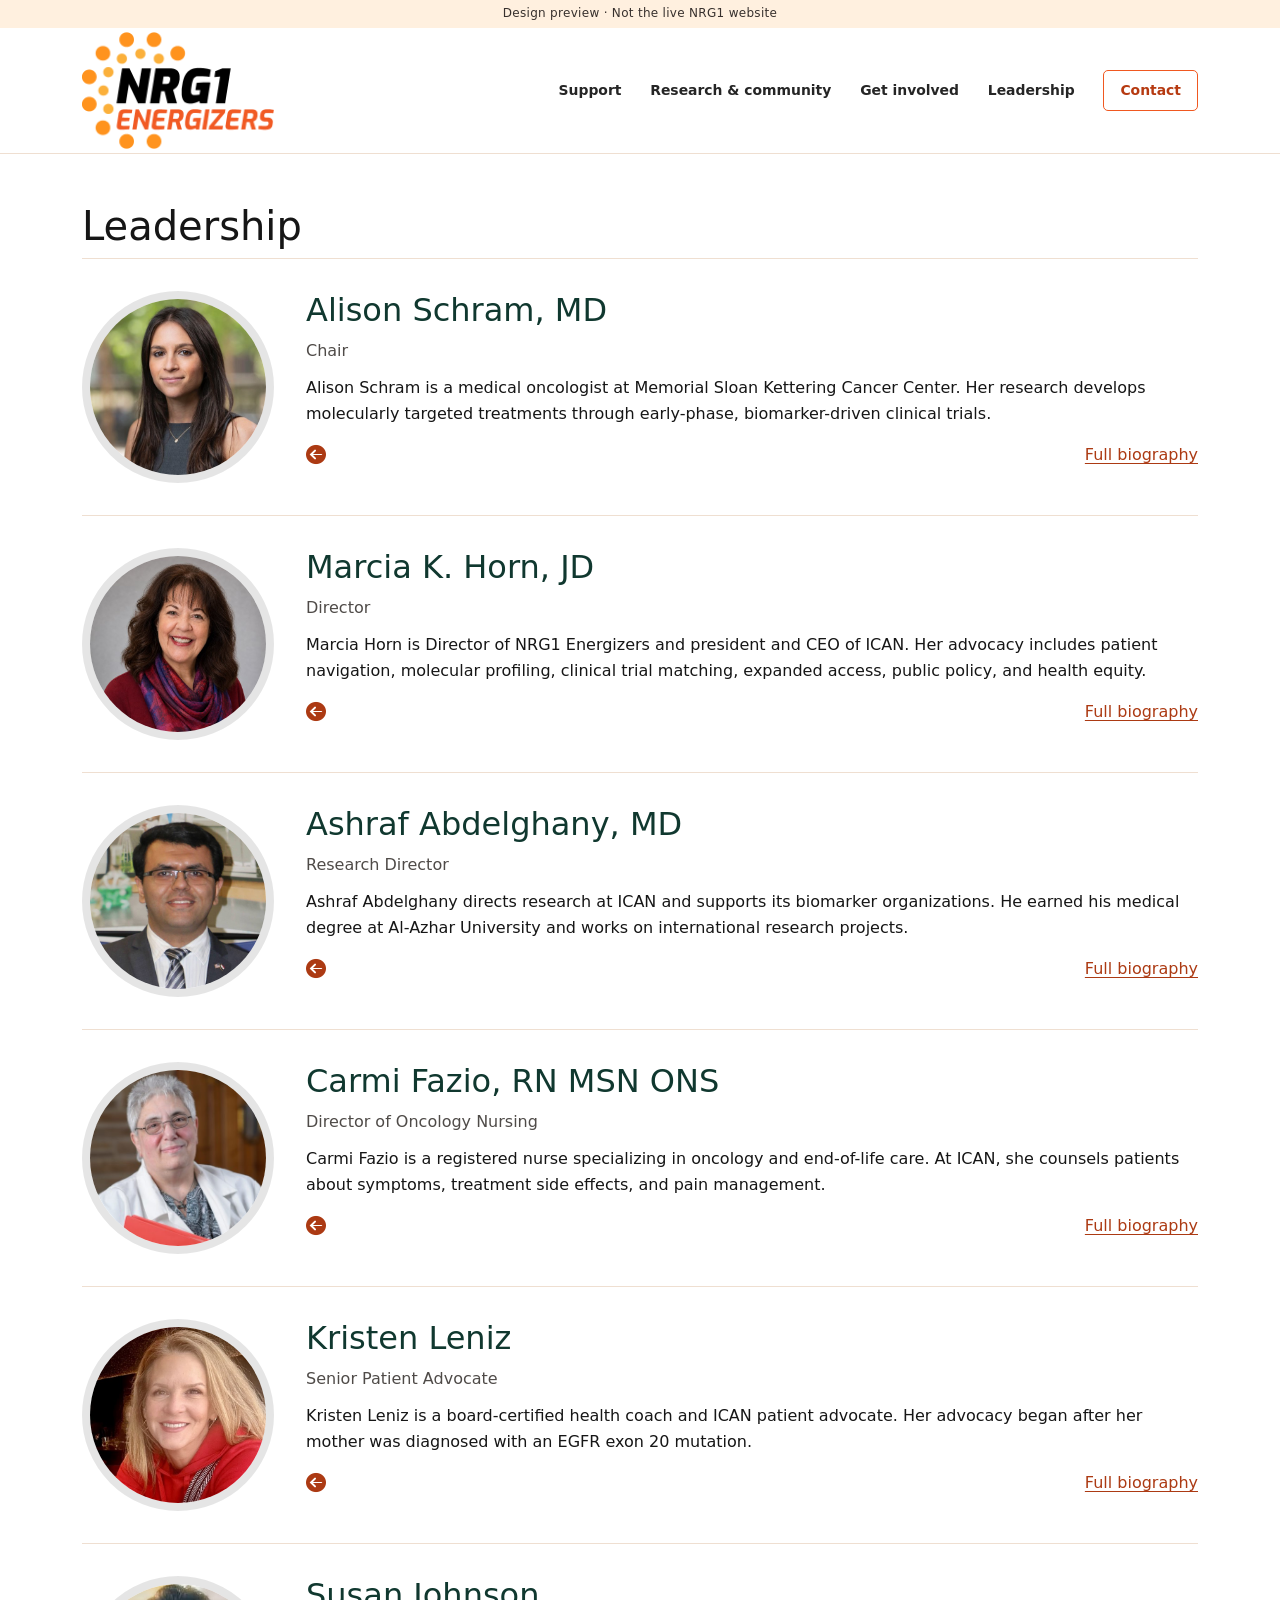
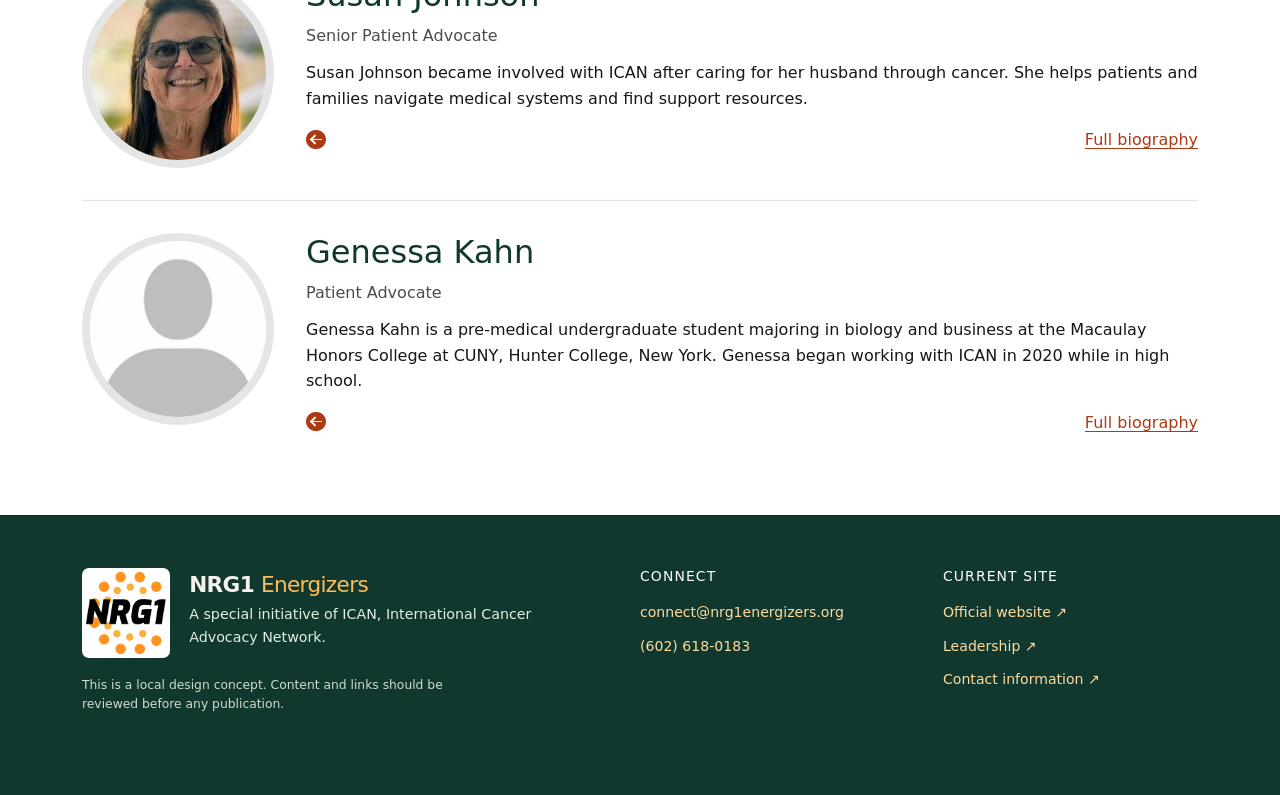
<file: preview/leadership.html>
<!doctype html>
<html lang="en">
<head>
  <meta charset="utf-8">
  <meta name="viewport" content="width=device-width, initial-scale=1">
  <meta name="description" content="Meet the six NRG1 Energizers leaders featured in this local prototype.">
  <title>NRG1 Energizers — Leadership biographies</title>
  <link rel="icon" href="assets/images/nrg1-icon.png" type="image/png">
  <!-- Bootstrap 5.2.3 matches the published Start Bootstrap Modern Business template. -->
  <link href="https://cdn.jsdelivr.net/npm/bootstrap@5.2.3/dist/css/bootstrap.min.css" rel="stylesheet">
  <link href="assets/css/nrg1.css" rel="stylesheet">
  <link href="assets/css/hero-variations.css" rel="stylesheet">
  <link href="assets/css/hero-frame-v0.7.css" rel="stylesheet">
  <link href="assets/css/design-experiments.css" rel="stylesheet">
  <link rel="stylesheet"
      href="https://cdnjs.cloudflare.com/ajax/libs/font-awesome/6.7.2/css/all.min.css">
</head>
<body class="variant-light frame-accent-padded light-leadership-comparison">
  <a class="skip-link" href="#main">Skip to content</a>
  <div class="prototype-label">Design preview · Not the live NRG1 website</div>
  <header class="site-header">
    <nav class="container nav-wrap" aria-label="Main navigation">
      <a class="wordmark" href="index.html" aria-label="NRG1 Energizers home">
        <img class="brand-logo" src="assets/images/nrg1-logo.png" width="392" height="240" alt="NRG1 Energizers">
      </a>
      <div class="nav-desktop">
        <a href="index.html#support">Support</a>
        <a href="index.html#research">Research &amp; community</a>
        <a href="index.html#involved">Get involved</a>
        <a href="index.html#leadership">Leadership</a>
        <a class="nav-contact" href="contact.html">Contact</a>
      </div>
      <details class="mobile-nav">
        <summary>Menu <span aria-hidden="true">☰</span></summary>
        <div class="mobile-nav-items">
          <a href="index.html#support">Support</a>
          <a href="index.html#research">Research &amp; community</a>
          <a href="index.html#involved">Get involved</a>
          <a href="index.html#leadership">Leadership</a>
          <a href="contact.html">Contact</a>
        </div>
      </details>
    </nav>
  </header>

  <main id="main" class="leadership-biographies">
    <div class="container">
      <h1>Leadership</h1>
      <article class="leadership-biography" id="alison-schram" aria-labelledby="alison-schram-heading" tabindex="-1">
        <img src="assets/images/leadership/alison-schram.jpg" width="192" height="192" alt="Portrait of Alison Schram, MD" loading="lazy">
        <div>
          <h2 id="alison-schram-heading">Alison Schram, MD</h2>
          <p class="leadership-title">Chair</p>
          <p>Alison Schram is a medical oncologist at Memorial Sloan Kettering Cancer Center. Her research develops molecularly targeted treatments through early-phase, biomarker-driven clinical trials.</p>
          <div class="d-flex justify-content-between align-items-center mt-3">
    <a href="index.html#leadership"
       aria-label="Back to Leadership team"
       title="Back to Leadership team">
        <i class="fa-solid fa-circle-arrow-left fa-lg"
           aria-hidden="true"></i>
    </a>
      <a href="leadership-bios.html#alison-schram">Full biography </a>  
          </div>
        </div>
      </article>
      <article class="leadership-biography" id="marcia-horn" aria-labelledby="marcia-horn-heading" tabindex="-1">
        <img src="assets/images/leadership/marcia_horn.jpg" width="192" height="192" alt="Portrait of Marcia K. Horn, JD" loading="lazy">
        <div>
          <h2 id="marcia-horn-heading">Marcia K. Horn, JD</h2>
          <p class="leadership-title">Director</p>
          <p>Marcia Horn is Director of NRG1 Energizers and president and CEO of ICAN. Her advocacy includes patient navigation, molecular profiling, clinical trial matching, expanded access, public policy, and health equity.</p>
          <div class="d-flex justify-content-between align-items-center mt-3">
    <a href="index.html#leadership"
       aria-label="Back to Leadership team"
       title="Back to Leadership team">
        <i class="fa-solid fa-circle-arrow-left fa-lg"
           aria-hidden="true"></i>
    </a>
           <a href="leadership-bios.html#marcia-horn">Full biography </a>           
          </div>
        </div>
      </article>
      <article class="leadership-biography" id="ashraf-abdelghany" aria-labelledby="ashraf-abdelghany-heading" tabindex="-1">
        <img src="assets/images/leadership/ashraf-abdelghany.jpg" width="192" height="192" alt="Portrait of Ashraf Abdelghany, MD" loading="lazy">
        <div>
          <h2 id="ashraf-abdelghany-heading">Ashraf Abdelghany, MD</h2>
          <p class="leadership-title">Research Director</p>
          <p>Ashraf Abdelghany directs research at ICAN and supports its biomarker organizations. He earned his medical degree at Al-Azhar University and works on international research projects.</p>

         <div class="d-flex justify-content-between align-items-center mt-3">
    <a href="index.html#leadership"
       aria-label="Back to Leadership team"
       title="Back to Leadership team">
        <i class="fa-solid fa-circle-arrow-left fa-lg"
           aria-hidden="true"></i>
    </a>
       <a href="leadership-bios.html#ashraf-abdelghany">Full biography </a>
          </div>
        </div>
      </article>
      <article class="leadership-biography" id="carmi-fazio" aria-labelledby="carmi-fazio-heading" tabindex="-1">
        <img src="assets/images/leadership/carmi-fazio.jpg" width="192" height="192" alt="Portrait of Carmi Fazio, RN MSN ONS" loading="lazy">
        <div>
          <h2 id="carmi-fazio-heading">Carmi Fazio, RN MSN ONS</h2>
          <p class="leadership-title">Director of Oncology Nursing</p>
          <p>Carmi Fazio is a registered nurse specializing in oncology and end-of-life care. At ICAN, she counsels patients about symptoms, treatment side effects, and pain management.</p>
          <div class="d-flex justify-content-between align-items-center mt-3">
    <a href="index.html#leadership"
       aria-label="Back to Leadership team"
       title="Back to Leadership team">
        <i class="fa-solid fa-circle-arrow-left fa-lg"
           aria-hidden="true"></i>
    </a> 
          
          <a href="leadership-bios.html#carmi-fazio">Full biography </a>
          </div>
        </div>
      </article>
      <article class="leadership-biography" id="kristen-leniz" aria-labelledby="kristen-leniz-heading" tabindex="-1">
        <img src="assets/images/leadership/kristen-leniz.jpg" width="192" height="192" alt="Portrait of Kristen Leniz" loading="lazy">
        <div>
          <h2 id="kristen-leniz-heading">Kristen Leniz</h2>
          <p class="leadership-title">Senior Patient Advocate</p>
          <p>Kristen Leniz is a board-certified health coach and ICAN patient advocate. Her advocacy began after her mother was diagnosed with an EGFR exon 20 mutation.</p>
<div class="d-flex justify-content-between align-items-center mt-3">
    <a href="index.html#leadership"
       aria-label="Back to Leadership team"
       title="Back to Leadership team">
        <i class="fa-solid fa-circle-arrow-left fa-lg"
           aria-hidden="true"></i>
    </a> <a href="leadership-bios.html#kristen-leniz">Full biography </a>
    </div>
        </div>
      </article>
      <article class="leadership-biography" id="susan-johnson" aria-labelledby="susan-johnson-heading" tabindex="-1">
        <img src="assets/images/leadership/susan-johnson.jpg" width="192" height="192" alt="Portrait of Susan Johnson" loading="lazy">
        <div>
          <h2 id="susan-johnson-heading">Susan Johnson</h2>
          <p class="leadership-title">Senior Patient Advocate</p>
          <p>Susan Johnson became involved with ICAN after caring for her husband through cancer. She helps patients and families navigate medical systems and find support resources.</p>
          <div class="d-flex justify-content-between align-items-center mt-3">
    <a href="index.html#leadership"
       aria-label="Back to Leadership team"
       title="Back to Leadership team">
        <i class="fa-solid fa-circle-arrow-left fa-lg"
           aria-hidden="true"></i>
    </a>
          <a href="leadership-bios.html#susan-johnson">Full biography</a>
        </div>
        </div>
      </article>
      <article class="leadership-biography" id="genessa-kahn" aria-labelledby="genessa-kahn-heading" tabindex="-1">
        <img src="assets/images/leadership/generic-person-cropped.png" width="192" height="192" alt="Generic person icon for Genessa Kahn" loading="lazy">
        <div>
          <h2 id="genessa-kahn-heading">Genessa Kahn</h2>
          <p class="leadership-title">Patient Advocate</p>
          <p>Genessa Kahn is a pre-medical undergraduate student majoring in biology and business at the Macaulay Honors College at CUNY, Hunter College, New York. Genessa began working with ICAN in 2020 while in high school.</p>
          <div class="d-flex justify-content-between align-items-center mt-3">
            <a href="index.html#leadership" aria-label="Back to Leadership team" title="Back to Leadership team">
              <i class="fa-solid fa-circle-arrow-left fa-lg" aria-hidden="true"></i>
            </a>
            <a href="leadership-bios.html#genessa-kahn">Full biography</a>
          </div>
        </div>
      </article>
    </div>
  </main>

  <footer class="site-footer" id="contact"><div class="container footer-grid">
    <div><div class="footer-brand"><img class="footer-icon" src="assets/images/nrg1-icon.png" width="117" height="119" alt="NRG1 square icon"><div><div class="footer-name">NRG1 <span>Energizers</span></div><p>A special initiative of ICAN, International Cancer Advocacy Network.</p></div></div><p class="footer-disclaimer">This is a local design concept. Content and links should be reviewed before any publication.</p></div>
    <div><h2>Connect</h2><a href="mailto:connect@nrg1energizers.org">connect@nrg1energizers.org</a><a href="tel:+16026180183">(602) 618-0183</a></div>
    <div><h2>Current site</h2><a href="https://nrg1energizers.org/" target="_blank" rel="noopener">Official website ↗</a><a href="https://nrg1energizers.org/leadership.html" target="_blank" rel="noopener">Leadership ↗</a><a href="https://nrg1energizers.org/contact.html" target="_blank" rel="noopener">Contact information ↗</a></div>
  </div></footer>
</body>
</html>
</file>
<file: assets/css/nrg1.css>
:root{--ink:#161616;--muted:#4f4b48;--orange:#f05820;--orange-deep:#ac3a13;--orange-bright:#f89018;--orange-gold:#f8b038;--orange-light:#fff0e5;--paper:#fff9f3;--line:#efdfd1;--white:#fff;--content:1140px}
*{box-sizing:border-box}html{scroll-behavior:smooth}body{margin:0;background:#fff;color:var(--ink);font-family:system-ui,-apple-system,BlinkMacSystemFont,"Segoe UI",Arial,sans-serif;line-height:1.6}a{color:var(--orange-deep);text-underline-offset:3px}a:hover{color:var(--orange)}a:focus-visible,summary:focus-visible{outline:3px solid #b54c17;outline-offset:4px}.container{width:min(var(--content),calc(100% - 3rem));margin-inline:auto}.skip-link{position:absolute;transform:translateY(-200%);left:1rem;background:#fff;padding:.8rem;z-index:1000}.skip-link:focus{transform:translateY(0)}.prototype-label{background:#fff0df;color:#37302d;text-align:center;font-size:.75rem;letter-spacing:.025em;padding:.28rem 1rem}.site-header{background:#fff;border-bottom:1px solid var(--line)}.nav-wrap{display:flex;min-height:125px;align-items:center;justify-content:space-between;gap:2rem}.wordmark{text-decoration:none;color:var(--ink);display:flex;align-items:center;gap:.7rem;white-space:nowrap}.wordmark:hover{color:var(--ink)}.brand-logo{display:block;width:192px;height:auto;max-width:100%}.nav-desktop{display:flex;align-items:center;gap:1.8rem}.nav-desktop a{color:#252525;text-decoration:none;font-size:.87rem;font-weight:600}.nav-desktop a:hover{color:var(--orange)}.nav-desktop .nav-contact{border:1px solid var(--orange);color:var(--orange-deep);border-radius:5px;padding:.5rem 1rem}.mobile-nav{display:none}.hero{background:linear-gradient(118deg,#fff 15%,#fff8ee 100%);border-bottom:1px solid var(--line)}.hero-grid{display:grid;grid-template-columns:1.1fr .9fr;align-items:center;min-height:560px;gap:3rem;padding-block:4rem}.eyebrow{text-transform:uppercase;letter-spacing:.17em;color:var(--orange-deep);font-weight:750;font-size:.72rem;line-height:1.5;margin:0 0 1.2rem}.hero h1{font-size:clamp(2.7rem,4.35vw,4.5rem);line-height:1.1;font-weight:760;letter-spacing:-.052em;margin:0 0 1.5rem;max-width:750px}.hero h1 em{color:var(--orange-deep);font-weight:650;font-style:normal}.hero-lead{font-size:1.1rem;color:#45413e;line-height:1.75;max-width:610px;margin-bottom:2.1rem}.hero-actions{display:flex;gap:.75rem;flex-wrap:wrap}.button{display:inline-flex;align-items:center;justify-content:center;min-height:48px;border-radius:5px;padding:.75rem 1.2rem;text-decoration:none;font-weight:700;font-size:.89rem;line-height:1.2;border:1px solid var(--orange-deep)}.button-primary{background:var(--orange-deep);color:#fff}.button-primary:hover{background:#862c0e;border-color:#862c0e;color:#fff}.button-outline{color:var(--orange-deep);background:transparent}.button-outline:hover{background:#fff0e3;color:#762b0e}.hero-art{margin:0;min-height:375px;position:relative;display:flex;align-items:stretch;justify-content:center;padding:13px;background:#fff;border:1px solid #eedfd0;border-radius:8px;box-shadow:0 20px 42px rgba(85,48,16,.08)}
.hero-photo{display:block;width:100%;height:auto;min-height:347px;max-height:400px;object-fit:cover;object-position:center;border-radius:3px}
.section{padding:6rem 0}.section-heading{max-width:690px;margin-bottom:2.7rem}.section-heading h2,.research-section h2,.involve-section h2{font-size:clamp(2rem,3vw,3rem);line-height:1.18;letter-spacing:-.035em;font-weight:750;margin:0 0 1rem}.section-heading>p:last-child{font-size:1.04rem;color:var(--muted)}.feature-grid{display:grid;grid-template-columns:repeat(4,minmax(0,1fr));gap:1rem}.feature-card{border:1px solid var(--line);border-top:3px solid var(--orange);border-radius:5px;background:#fff;padding:1.75rem 1.5rem 1.6rem;min-height:315px;display:flex;flex-direction:column}.feature-number{font-size:.77rem;letter-spacing:.08em;color:var(--orange-deep);font-weight:800;margin-bottom:1.35rem}.feature-card h3{font-size:1.23rem;line-height:1.27;letter-spacing:-.018em;margin-bottom:.9rem;font-weight:740}.feature-card p{font-size:.92rem;color:var(--muted);line-height:1.7;margin-bottom:1.2rem}.text-link{text-decoration:none;font-size:.85rem;font-weight:750;margin-top:auto}.research-section{background:#fff6eb}.research-grid{display:grid;grid-template-columns:1fr 1fr;gap:6rem;align-items:start}.research-section h2{max-width:480px}.body-large{font-size:1.06rem;color:var(--muted);max-width:500px;margin-bottom:2rem}.research-points{display:grid;gap:2rem}.research-points>div{display:flex;gap:1rem;border-bottom:1px solid #efdccc;padding-bottom:1.2rem}.research-points>div:last-child{border-bottom:0}.small-mark{height:13px;width:13px;flex:0 0 13px;margin-top:.4rem;border-radius:50% 5% 50% 5%;background:var(--orange-bright);transform:rotate(35deg)}.research-points h3{font-size:1.08rem;margin:0 0 .5rem;font-weight:750}.research-points p{font-size:.93rem;color:var(--muted);margin:0;line-height:1.6}.involve-grid{display:grid;grid-template-columns:1fr .8fr;align-items:center;gap:6rem}.involve-section p:not(.eyebrow){color:var(--muted);max-width:560px;font-size:1.05rem}.involve-panel{background:var(--paper);padding:2.1rem 2.4rem;border-left:4px solid var(--orange)}.involve-panel .panel-heading{font-weight:800;font-size:1.2rem!important;color:var(--ink)!important;margin-bottom:.5rem}.involve-panel .panel-note{font-size:.77rem!important;margin-top:1rem;margin-bottom:0}.site-footer{background:#171717;color:#f7f1eb;padding:3.3rem 0 4rem}.footer-grid{display:grid;grid-template-columns:2fr 1fr 1fr;gap:3rem}.footer-brand{display:flex;gap:1.2rem;align-items:flex-start;margin-bottom:.7rem}.footer-icon{display:block;width:88px;height:auto;flex:0 0 88px;background:white;border-radius:7px;padding:4px}.footer-name{font-weight:800;font-size:1.35rem;letter-spacing:-.03em}.footer-name span{font-weight:500;color:#f8b038}.site-footer p{color:#d4cbc2;font-size:.89rem;max-width:410px}.site-footer .footer-disclaimer{color:#c6b8ae;font-size:.77rem}.site-footer h2{font-size:.87rem;text-transform:uppercase;letter-spacing:.08em;color:#fff;margin:0 0 1rem}.site-footer a{display:block;color:#ffe0b2;font-size:.88rem;text-decoration:none;margin-bottom:.7rem;overflow-wrap:anywhere}.site-footer a:hover{text-decoration:underline}
@media(max-width:1000px){.nav-desktop{gap:.9rem}.feature-grid{grid-template-columns:repeat(2,minmax(0,1fr))}.feature-card{min-height:270px}.research-grid,.involve-grid{gap:3rem}.hero-grid{gap:1.2rem}}
@media(max-width:750px){.container{width:min(100% - 2rem,var(--content))}.nav-wrap{min-height:98px}.brand-logo{width:148px}.nav-desktop{display:none}.mobile-nav{display:block;position:relative}.mobile-nav summary{cursor:pointer;list-style:none;font-weight:700;border:1px solid #ddd4ca;border-radius:5px;padding:.45rem .7rem}.mobile-nav summary::-webkit-details-marker{display:none}.mobile-nav-items{position:absolute;z-index:20;right:0;top:calc(100% + 5px);width:240px;background:#fff;border:1px solid var(--line);box-shadow:0 9px 30px #0002;padding:.5rem}.mobile-nav-items a{display:block;text-decoration:none;color:var(--ink);padding:.7rem;border-bottom:1px solid #eee}.hero-grid{grid-template-columns:1fr;padding-block:3.4rem;gap:2rem}.hero-art{min-height:0;max-width:500px;width:100%;margin-inline:auto;padding:9px}.hero-photo{min-height:0;max-height:none;aspect-ratio:4/3;object-fit:cover}.hero h1{font-size:clamp(2.5rem,9vw,3.8rem)}.section{padding:4rem 0}.research-grid,.involve-grid{grid-template-columns:1fr;gap:2rem}.footer-grid{grid-template-columns:1fr 1fr;gap:2rem}.footer-grid>div:first-child{grid-column:1/-1}}
@media(max-width:480px){.brand-logo{width:140px}.hero-actions{flex-direction:column;align-items:stretch}.feature-grid{grid-template-columns:1fr}.feature-card{min-height:auto}.involve-panel{padding:1.5rem}.footer-grid{grid-template-columns:1fr}.footer-grid>div:first-child{grid-column:auto}}
@media(prefers-reduced-motion:reduce){html{scroll-behavior:auto}}

/* v0.4: Warm logo-led accent refinements. */
.eyebrow{color:var(--orange-deep)}
.hero h1 em{color:var(--orange-deep)}
.feature-number{color:var(--orange-deep)}
.feature-card:nth-child(2){border-top-color:var(--orange-bright)}
.feature-card:nth-child(3){border-top-color:var(--orange-gold)}
.feature-card:nth-child(4){border-top-color:var(--orange-bright)}
.involve-panel{border-left-color:var(--orange)}
.nav-desktop .nav-contact:hover{background:var(--orange-light)}


/* =======================================================================
   NRG1 v0.5 — COLOR EXPLORATION
   Retains v0.4 section structure. Colors are informed by the NRG1 logo
   with an approximate, original-site-inspired dark-green contrast color.
   This block intentionally overrides selected v0.4 rules for easy testing.
   ======================================================================= */
:root {
  --forest: #19483e;
  --forest-deep: #10382f;
  --forest-ink: #12372f;
  --forest-light: #eaf3ed;
  --warm-gold: #ffbd55;
  --sand: #fff4dd;
}
/* Primary branding and navigation stay light.  Orange H1 reflects user's edit. */
.hero h1 em{color:var(--orange)}
.hero{background:linear-gradient(118deg,#fff 8%,#fff9f3 100%)}
.eyebrow{color:var(--orange-deep)}
.button-primary{background:var(--orange);border-color:var(--orange);color:#fff}
.button-primary:hover{background:#c94716;border-color:#c94716;color:#fff}
.button-outline{border-color:var(--orange);color:#bb3a10}
.nav-desktop .nav-contact{color:#b63a11}
/* Patient support: soft warm ground and more individual card personality */
.introduction{position:relative;background:linear-gradient(135deg,#fff6e9 0%,#fffdfa 56%,#eff6ed 100%);overflow:hidden}
.introduction::before{content:"";position:absolute;width:330px;height:330px;right:-130px;top:-150px;border-radius:50%;background:radial-gradient(circle,#f8b038 0 14%,transparent 15% 100%);opacity:.14;pointer-events:none}
.introduction .container{position:relative}
.introduction .section-heading .eyebrow{color:#a5380f}
.introduction .section-heading h2{color:var(--forest-ink)}
.feature-card{border:1px solid #e5dfd4;border-top:6px solid var(--orange);border-radius:12px;box-shadow:0 12px 28px rgba(35,42,21,.055);min-height:325px;transition:transform .15s ease,box-shadow .15s ease}
.feature-card:hover{transform:translateY(-3px);box-shadow:0 16px 34px rgba(35,42,21,.10)}
.feature-card:nth-child(1){background:#fffdf9;border-top-color:#f05820}
.feature-card:nth-child(2){background:#fff9eb;border-top-color:#f89018}
.feature-card:nth-child(3){background:#f4faf5;border-top-color:#2a7b63}
.feature-card:nth-child(4){background:#fffdf7;border-top-color:#e5a12b}
.feature-number{display:grid;place-items:center;width:46px;height:46px;margin-bottom:1.2rem;border-radius:50%;background:#ffebdf;color:#ad3711;font-size:.82rem}
.feature-card:nth-child(2) .feature-number{background:#ffedd0;color:#9c5800}
.feature-card:nth-child(3) .feature-number{background:#dbece2;color:#205642}
.feature-card:nth-child(4) .feature-number{background:#fff1ce;color:#825100}
.feature-card h3{color:#172f28}
.feature-card .text-link{color:#b43a12}
.feature-card:nth-child(3) .text-link{color:#1b614c}
/* Forest-green centerpiece: community and research */
.research-section{position:relative;isolation:isolate;background:var(--forest);color:white;overflow:hidden}
.research-section::after{content:"";position:absolute;inset:0 0 auto auto;width:285px;height:230px;opacity:.22;pointer-events:none;background-image:radial-gradient(circle,var(--orange-gold) 0 7px,transparent 8px);background-size:43px 43px;mask-image:linear-gradient(to left,black,transparent);z-index:-1}
.research-section .eyebrow{color:#ffd38c}
.research-section h2{color:white}
.research-section .body-large{color:#edf7f0}
.research-section .button-outline{border-color:#ffc778;color:#fff;background:transparent}
.research-section .button-outline:hover{background:#fff;color:var(--forest-deep)}
.research-points>div{border-bottom-color:rgba(255,255,255,.24)}
.research-points h3{color:#fff}
.research-points p{color:#e5f1e9}
.research-points .small-mark{background:var(--warm-gold);border-radius:50%;transform:none;box-shadow:0 0 0 5px rgba(255,189,85,.12)}
/* Involvement: warm, optimistic counterweight to the deep green above */
.involve-section{background:linear-gradient(125deg,#ffd28a 0%,#ffedc8 50%,#fff6e7 100%)}
.involve-section .eyebrow{color:#9d370d}
.involve-section h2{color:var(--forest-deep)}
.involve-section p:not(.eyebrow){color:#3a3730}
.involve-panel{border:1px solid #e8d6b6;border-left:7px solid var(--forest);border-radius:12px;background:#fffdf8;box-shadow:0 15px 36px rgba(93,54,6,.11)}
.involve-panel .panel-heading{color:var(--forest-deep)!important}
/* Footer ties back to green, with the logo's gold as a complementary accent */
.site-footer{background:var(--forest-deep)}
.site-footer .footer-name span{color:var(--warm-gold)}
.site-footer a{color:#ffdb9e}
.site-footer a:hover{color:#fff}
.site-footer p{color:#e2efe6}
.site-footer .footer-disclaimer{color:#d0dbd0}
/* Narrow screens: keep composition airy even with richer colors */
@media(max-width:750px){
  .introduction::before{width:200px;height:200px;right:-110px;top:-100px}
  .research-section::after{width:180px;height:170px;opacity:.16}
  .feature-card{min-height:0}
}
@media(prefers-reduced-motion:reduce){.feature-card{transition:none}}
</file>
<file: assets/css/hero-variations.css>
/* =====================================================================
   NRG1 HERO COLOR STUDIES v0.6 — visual experiments ONLY.
   All other page sections remain the v0.5 design.
   The original orange-dots/black-stripes photograph is used unchanged.
   Changing the variant-* class on <body> swaps only the hero treatment.
   ===================================================================== */
.hero{position:relative;isolation:isolate}
.hero .hero-grid{position:relative;z-index:1}
.hero h1 em{color:var(--orange)}
/* 01 - light baseline, from v0.5 */
.variant-light .hero{background:linear-gradient(118deg,#ffffff 8%,#fff9f3 100%)}
/* 02 - the SAME gold gradient already used on v0.5 Get Involved */
.variant-involve-gold .hero{background:linear-gradient(125deg,#ffd28a 0%,#ffedc8 50%,#fff6e7 100%)}
/* 03 - brighter color near image; maintains cream-colored copy area */
.variant-cream-gold .hero{background:linear-gradient(108deg,#fffcf7 0%,#fff3dc 42%,#ffd282 77%,#f8b038 100%)}
/* 04 - quiet hero with a separate warm-gold image stage */
.variant-gold-stage .hero{background:linear-gradient(118deg,#ffffff 8%,#fff9f3 100%)}
.variant-gold-stage .hero-art{background:linear-gradient(135deg,#ffe4ad 0%,#f8b038 100%);border-color:#efaf49;padding:21px;box-shadow:0 19px 44px rgba(116,69,14,.14)}
.variant-gold-stage .hero-photo{box-shadow:0 6px 19px rgba(55,37,10,.13)}
/* Gold backdrop is light enough for near-black text, and orange is reserved for emphasis. */
.variant-involve-gold .hero-art{box-shadow:0 18px 44px rgba(113,71,9,.13)}
.variant-cream-gold .hero-art{box-shadow:0 18px 44px rgba(113,71,9,.13)}
/* Comparison controls appear only in the interactive index.html file. */
.hero-picker{background:#fff;border-bottom:1px solid #ece1d5;padding:.9rem 0;position:relative;z-index:3}
.hero-picker-inner{display:flex;align-items:center;justify-content:space-between;gap:1rem;flex-wrap:wrap}
.hero-picker-title{font-size:.9rem;font-weight:700;margin:0;color:#2c2b29}
.hero-picker small{color:#5c5853;font-size:.74rem}
.picker-actions{display:flex;gap:.5rem;flex-wrap:wrap}
.picker-button{border:1px solid #d9c9b9;background:#fff;color:#292623;border-radius:6px;padding:.5rem .82rem;font-size:.81rem;font-weight:700;cursor:pointer}
.picker-button:hover{background:#fff3df;border-color:#e69a48}
.picker-button[aria-pressed="true"]{background:#1d301d;color:#fff;border-color:#1d301d}
@media(max-width:750px){.variant-gold-stage .hero-art{padding:13px}.picker-button{font-size:.76rem}.hero-picker-inner{align-items:flex-start}}
</file>
<file: assets/css/hero-frame-v0.7.css>
/* NRG1 v0.7 — compare hero artwork framing, not a global redesign.
   Frame styles are independent of the four existing hero background treatments.
   The original photograph is not used in the v0.7 hero; generated art is used.
   Do not edit the base site CSS to experiment: adjust these overrides instead. */

/* Use the new artwork's full composition (no cropped dots/stripes). */
.hero-art { min-height: 0; width: 100%; }
.hero-photo {
  min-height: 0;
  max-height: none;
  height: auto;
  width: 100%;
  aspect-ratio: 4 / 3;
  object-fit: contain;
  display: block;
}

/* A. Old white framed treatment, for comparison only. */
.frame-original .hero-art {
  background: #fff;
  padding: 13px;
  border: 1px solid #eedfd0;
  border-radius: 8px;
  box-shadow: 0 20px 42px rgba(85,48,16,.08);
  overflow: hidden;
}
.frame-original .hero-photo { border-radius: 3px; }

/* Shared settings for B and C: replace the full white border with
   user's suggested 7px green accent and 12px rounded corners. */
.frame-accent-flush .hero-art,
.frame-accent-padded .hero-art {
  border: 1px solid #e8d6b6;
  border-left: 7px solid var(--forest);
  border-radius: 12px;
  background: transparent;
  box-shadow: none;
  overflow: hidden;
}
.frame-accent-flush .hero-photo,
.frame-accent-padded .hero-photo { border-radius: 0; box-shadow: none; }

/* B. Forest accent, art snug against the frame. */
.frame-accent-flush .hero-art { padding: 0; }

/* C. Forest accent, section's background visible around the artwork.
   Edit the 18px to explore narrower or wider breathing room. */
.frame-accent-padded .hero-art { padding: 18px; }

/* Protect the forest frame from the old gold-stage background override.
   Selecting Gold Behind Art keeps the backdrop gold, but never restores
   the old border colors or changes the chosen padding. */
.variant-gold-stage.frame-accent-flush .hero-art,
.variant-gold-stage.frame-accent-padded .hero-art {
  border-left: 7px solid var(--forest);
  border-top: 1px solid #e8d6b6;
  border-right: 1px solid #e8d6b6;
  border-bottom: 1px solid #e8d6b6;
}

/* Accessible experiment controls; hidden in standalone screenshots/files. */
.frame-picker { background:#fff; border-bottom:1px solid #ece1d5; padding:.75rem 0; }
.frame-picker .container { display:flex; justify-content:space-between; gap:1.25rem; align-items:center; flex-wrap:wrap; }
.frame-picker-title { margin:0; font-size:.9rem; font-weight:700; }
.frame-picker .picker-actions { display:flex; gap:.5rem; flex-wrap:wrap; }
.frame-picker p { margin:0; color:#4f4b48; font-size:.8rem; }

@media(max-width:750px){
  .hero-art { min-height: 0; }
  .frame-accent-padded .hero-art { padding: 14px; }
  .frame-original .hero-art { padding: 9px; }
}
</file>
<file: preview/assets/css/nrg1.css>
:root {
  --ink: #161616;
  --muted: #4f4b48;
  --orange: #f05820;
  --orange-deep: #ac3a13;
  --orange-bright: #f89018;
  --orange-gold: #f8b038;
  --orange-light: #fff0e5;
  --paper: #fff9f3;
  --cream: #fff8ed;
  --line: #efdfd1;
  --white: #fff;
  --content: 1140px;
}
* {
  box-sizing: border-box;
}
html {
  scroll-behavior: smooth;
}
body {
  margin: 0;
  background: #fff;
  color: var(--ink);
  font-family:
    system-ui,
    -apple-system,
    BlinkMacSystemFont,
    "Segoe UI",
    Arial,
    sans-serif;
  line-height: 1.6;
}
a {
  color: var(--orange-deep);
  text-underline-offset: 3px;
}
a:hover {
  color: var(--orange);
}
a:focus-visible,
summary:focus-visible {
  outline: 3px solid #b54c17;
  outline-offset: 4px;
}
.container {
  width: min(var(--content), calc(100% - 3rem));
  margin-inline: auto;
}
.skip-link {
  position: absolute;
  transform: translateY(-200%);
  left: 1rem;
  background: #fff;
  padding: 0.8rem;
  z-index: 1000;
}
.skip-link:focus {
  transform: translateY(0);
}
.prototype-label {
  background: #fff0df;
  color: #37302d;
  text-align: center;
  font-size: 0.75rem;
  letter-spacing: 0.025em;
  padding: 0.28rem 1rem;
}
.site-header {
  background: #fff;
  border-bottom: 1px solid var(--line);
}
.nav-wrap {
  display: flex;
  min-height: 125px;
  align-items: center;
  justify-content: space-between;
  gap: 2rem;
}
.wordmark {
  text-decoration: none;
  color: var(--ink);
  display: flex;
  align-items: center;
  gap: 0.7rem;
  white-space: nowrap;
}
.wordmark:hover {
  color: var(--ink);
}
.brand-logo {
  display: block;
  width: 192px;
  height: auto;
  max-width: 100%;
}
.nav-desktop {
  display: flex;
  align-items: center;
  gap: 1.8rem;
}
.nav-desktop a {
  color: #252525;
  text-decoration: none;
  font-size: 0.87rem;
  font-weight: 600;
}
.nav-desktop a:hover {
  color: var(--orange);
}
.nav-desktop .nav-contact {
  border: 1px solid var(--orange);
  color: var(--orange-deep);
  border-radius: 5px;
  padding: 0.5rem 1rem;
}
.mobile-nav {
  display: none;
}
.hero {
  background: linear-gradient(118deg, #fff 15%, #fff8ee 100%);
  border-bottom: 1px solid var(--line);
}
.hero-grid {
  display: grid;
  grid-template-columns: 1.1fr 0.9fr;
  align-items: center;
  min-height: 560px;
  gap: 3rem;
  padding-block: 4rem;
}
.eyebrow {
  text-transform: uppercase;
  letter-spacing: 0.17em;
  color: var(--orange-deep);
  font-weight: 750;
  font-size: 0.72rem;
  line-height: 1.5;
  margin: 0 0 1.2rem;
}
.hero h1 {
  font-size: clamp(2.7rem, 4.35vw, 4.5rem);
  line-height: 1.1;
  font-weight: 760;
  letter-spacing: -0.052em;
  margin: 0 0 1.5rem;
  max-width: 750px;
}
.hero h1 em {
  color: var(--orange-deep);
  font-weight: 650;
  font-style: normal;
}
.hero-lead {
  font-size: 1.1rem;
  color: #45413e;
  line-height: 1.75;
  max-width: 610px;
  margin-bottom: 2.1rem;
}
.hero-actions {
  display: flex;
  gap: 0.75rem;
  flex-wrap: wrap;
}
.button {
  display: inline-flex;
  align-items: center;
  justify-content: center;
  min-height: 48px;
  border-radius: 5px;
  padding: 0.75rem 1.2rem;
  text-decoration: none;
  font-weight: 700;
  font-size: 0.89rem;
  line-height: 1.2;
  border: 1px solid var(--orange-deep);
}
.button-primary {
  background: var(--orange-deep);
  color: #fff;
}
.button-primary:hover {
  background: #862c0e;
  border-color: #862c0e;
  color: #fff;
}
.button-outline {
  color: var(--orange-deep);
  background: transparent;
}
.button-outline:hover {
  background: #fff0e3;
  color: #762b0e;
}
.hero-art {
  margin: 0;
  min-height: 375px;
  position: relative;
  display: flex;
  align-items: stretch;
  justify-content: center;
  padding: 13px;
  background: #fff;
  border: 1px solid #eedfd0;
  border-radius: 8px;
  box-shadow: 0 20px 42px rgba(85, 48, 16, 0.08);
}
.hero-photo {
  display: block;
  width: 100%;
  height: auto;
  min-height: 347px;
  max-height: 400px;
  object-fit: cover;
  object-position: center;
  border-radius: 3px;
}
.section {
  padding: 6rem 0;
}
.section-heading {
  max-width: 690px;
  margin-bottom: 2.7rem;
}
.section-heading h2,
.research-section h2,
.involve-section h2 {
  font-size: clamp(2rem, 3vw, 3rem);
  line-height: 1.18;
  letter-spacing: -0.035em;
  font-weight: 750;
  margin: 0 0 1rem;
}
.section-heading > p:last-child {
  font-size: 1.04rem;
  color: var(--muted);
}
.feature-grid {
  display: grid;
  grid-template-columns: repeat(4, minmax(0, 1fr));
  gap: 1rem;
}
.feature-card {
  border: 1px solid var(--line);
  border-top: 3px solid var(--orange);
  border-radius: 5px;
  background: #fff;
  padding: 1.75rem 1.5rem 1.6rem;
  min-height: 315px;
  display: flex;
  flex-direction: column;
}
.feature-number {
  font-size: 0.77rem;
  letter-spacing: 0.08em;
  color: var(--orange-deep);
  font-weight: 800;
  margin-bottom: 1.35rem;
}
.feature-card h3 {
  font-size: 1.23rem;
  line-height: 1.27;
  letter-spacing: -0.018em;
  margin-bottom: 0.9rem;
  font-weight: 740;
}
.feature-card p {
  font-size: 0.92rem;
  color: var(--muted);
  line-height: 1.7;
  margin-bottom: 1.2rem;
}
.text-link {
  text-decoration: none;
  font-size: 0.85rem;
  font-weight: 750;
  margin-top: auto;
}
.research-section {
  background: #fff6eb;
}
.research-grid {
  display: grid;
  grid-template-columns: 1fr 1fr;
  gap: 6rem;
  align-items: start;
}
.research-section h2 {
  max-width: 480px;
}
.body-large {
  font-size: 1.06rem;
  color: var(--muted);
  max-width: 500px;
  margin-bottom: 2rem;
}
.research-points {
  display: grid;
  gap: 2rem;
}
.research-points > div {
  display: flex;
  gap: 1rem;
  border-bottom: 1px solid #efdccc;
  padding-bottom: 1.2rem;
}
.research-points > div:last-child {
  border-bottom: 0;
}
.small-mark {
  height: 13px;
  width: 13px;
  flex: 0 0 13px;
  margin-top: 0.4rem;
  border-radius: 50% 5% 50% 5%;
  background: var(--orange-bright);
  transform: rotate(35deg);
}
.research-points h3 {
  font-size: 1.08rem;
  margin: 0 0 0.5rem;
  font-weight: 750;
}
.research-points p {
  font-size: 0.93rem;
  color: var(--muted);
  margin: 0;
  line-height: 1.6;
}
.involve-grid {
  display: grid;
  grid-template-columns: 1fr 0.8fr;
  align-items: center;
  gap: 6rem;
}
.involve-section p:not(.eyebrow) {
  color: var(--muted);
  max-width: 560px;
  font-size: 1.05rem;
}
.involve-panel {
  background: var(--paper);
  padding: 2.1rem 2.4rem;
  border-left: 4px solid var(--orange);
}
.involve-panel .panel-heading {
  font-weight: 800;
  font-size: 1.2rem !important;
  color: var(--ink) !important;
  margin-bottom: 0.5rem;
}
.involve-panel .panel-note {
  font-size: 0.77rem !important;
  margin-top: 1rem;
  margin-bottom: 0;
}
.site-footer {
  background: #171717;
  color: #f7f1eb;
  padding: 3.3rem 0 4rem;
}
.footer-grid {
  display: grid;
  grid-template-columns: 2fr 1fr 1fr;
  gap: 3rem;
}
.footer-brand {
  display: flex;
  gap: 1.2rem;
  align-items: flex-start;
  margin-bottom: 0.7rem;
}
.footer-icon {
  display: block;
  width: 88px;
  height: auto;
  flex: 0 0 88px;
  background: white;
  border-radius: 7px;
  padding: 4px;
}
.footer-name {
  font-weight: 800;
  font-size: 1.35rem;
  letter-spacing: -0.03em;
}
.footer-name span {
  font-weight: 500;
  color: #f8b038;
}
.site-footer p {
  color: #d4cbc2;
  font-size: 0.89rem;
  max-width: 410px;
}
.site-footer .footer-disclaimer {
  color: #c6b8ae;
  font-size: 0.77rem;
}
.site-footer h2 {
  font-size: 0.87rem;
  text-transform: uppercase;
  letter-spacing: 0.08em;
  color: #fff;
  margin: 0 0 1rem;
}
.site-footer a {
  display: block;
  color: #ffe0b2;
  font-size: 0.88rem;
  text-decoration: none;
  margin-bottom: 0.7rem;
  overflow-wrap: anywhere;
}
.site-footer a:hover {
  text-decoration: underline;
}
@media (max-width: 1000px) {
  .nav-desktop {
    gap: 0.9rem;
  }
  .feature-grid {
    grid-template-columns: repeat(2, minmax(0, 1fr));
  }
  .feature-card {
    min-height: 270px;
  }
  .research-grid,
  .involve-grid {
    gap: 3rem;
  }
  .hero-grid {
    gap: 1.2rem;
  }
}
@media (max-width: 750px) {
  .container {
    width: min(100% - 2rem, var(--content));
  }
  .nav-wrap {
    min-height: 98px;
  }
  .brand-logo {
    width: 148px;
  }
  .nav-desktop {
    display: none;
  }
  .mobile-nav {
    display: block;
    position: relative;
  }
  .mobile-nav summary {
    cursor: pointer;
    list-style: none;
    font-weight: 700;
    border: 1px solid #ddd4ca;
    border-radius: 5px;
    padding: 0.45rem 0.7rem;
  }
  .mobile-nav summary::-webkit-details-marker {
    display: none;
  }
  .mobile-nav-items {
    position: absolute;
    z-index: 20;
    right: 0;
    top: calc(100% + 5px);
    width: 240px;
    background: #fff;
    border: 1px solid var(--line);
    box-shadow: 0 9px 30px #0002;
    padding: 0.5rem;
  }
  .mobile-nav-items a {
    display: block;
    text-decoration: none;
    color: var(--ink);
    padding: 0.7rem;
    border-bottom: 1px solid #eee;
  }
  .hero-grid {
    grid-template-columns: 1fr;
    padding-block: 3.4rem;
    gap: 2rem;
  }
  .hero-art {
    min-height: 0;
    max-width: 500px;
    width: 100%;
    margin-inline: auto;
    padding: 9px;
  }
  .hero-photo {
    min-height: 0;
    max-height: none;
    aspect-ratio: 4/3;
    object-fit: cover;
  }
  .hero h1 {
    font-size: clamp(2.5rem, 9vw, 3.8rem);
  }
  .section {
    padding: 4rem 0;
  }
  .research-grid,
  .involve-grid {
    grid-template-columns: 1fr;
    gap: 2rem;
  }
  .footer-grid {
    grid-template-columns: 1fr 1fr;
    gap: 2rem;
  }
  .footer-grid > div:first-child {
    grid-column: 1/-1;
  }
}
@media (max-width: 480px) {
  .brand-logo {
    width: 140px;
  }
  .hero-actions {
    flex-direction: column;
    align-items: stretch;
  }
  .feature-grid {
    grid-template-columns: 1fr;
  }
  .feature-card {
    min-height: auto;
  }
  .involve-panel {
    padding: 1.5rem;
  }
  .footer-grid {
    grid-template-columns: 1fr;
  }
  .footer-grid > div:first-child {
    grid-column: auto;
  }
}
@media (prefers-reduced-motion: reduce) {
  html {
    scroll-behavior: auto;
  }
}

/* v0.4: Warm logo-led accent refinements. */
.eyebrow {
  color: var(--orange-deep);
}
.hero h1 em {
  color: var(--orange-deep);
}
.feature-number {
  color: var(--orange-deep);
}
.feature-card:nth-child(2) {
  border-top-color: var(--orange-bright);
}
.feature-card:nth-child(3) {
  border-top-color: var(--orange-gold);
}
.feature-card:nth-child(4) {
  border-top-color: var(--orange-bright);
}
.involve-panel {
  border-left-color: var(--orange);
}
.nav-desktop .nav-contact:hover {
  background: var(--orange-light);
}

/* =======================================================================
   NRG1 v0.5 — COLOR EXPLORATION
   Retains v0.4 section structure. Colors are informed by the NRG1 logo
   with an approximate, original-site-inspired dark-green contrast color.
   This block intentionally overrides selected v0.4 rules for easy testing.
   ======================================================================= */
:root {
  --forest: #19483e;
  --forest-deep: #10382f;
  --forest-ink: #12372f;
  --forest-light: #eaf3ed;
  --warm-gold: #ffbd55;
  --sand: #fff4dd;
}
/* Primary branding and navigation stay light.  Orange H1 reflects user's edit. */
.hero h1 em {
  color: var(--orange);
}
.hero {
  background: linear-gradient(118deg, #fff 8%, #fff9f3 100%);
}
.eyebrow {
  color: var(--orange-deep);
}
.button-primary {
  background: var(--orange);
  border-color: var(--orange);
  color: #fff;
}
.button-primary:hover {
  background: #c94716;
  border-color: #c94716;
  color: #fff;
}
.button-outline {
  border-color: var(--orange);
  color: #bb3a10;
}
.nav-desktop .nav-contact {
  color: #b63a11;
}
/* Patient support: soft warm ground and more individual card personality */
.introduction {
  position: relative;
  background: var(--cream);
  overflow: hidden;
}
.introduction .container {
  position: relative;
}
.introduction .section-heading .eyebrow {
  color: #a5380f;
}
.introduction .section-heading h2 {
  color: var(--forest-ink);
}
.feature-card {
  border: 1px solid #e5dfd4;
  border-top: 6px solid var(--orange);
  border-radius: 12px;
  box-shadow: 0 12px 28px rgba(35, 42, 21, 0.055);
  min-height: 325px;
  transition:
    transform 0.15s ease,
    box-shadow 0.15s ease;
}
.feature-card:hover {
  transform: translateY(-3px);
  box-shadow: 0 16px 34px rgba(35, 42, 21, 0.1);
}
.feature-card:nth-child(1) {
  background: #fffdf9;
  border-top-color: #f05820;
}
.feature-card:nth-child(2) {
  background: #fff9eb;
  border-top-color: #f89018;
}
.feature-card:nth-child(3) {
  background: #f4faf5;
  border-top-color: #2a7b63;
}
.feature-card:nth-child(4) {
  background: #fffdf7;
  border-top-color: #e5a12b;
}
.feature-number {
  display: grid;
  place-items: center;
  width: 46px;
  height: 46px;
  margin-bottom: 1.2rem;
  border-radius: 50%;
  background: #ffebdf;
  color: #ad3711;
  font-size: 0.82rem;
}
.feature-card:nth-child(2) .feature-number {
  background: #ffedd0;
  color: #9c5800;
}
.feature-card:nth-child(3) .feature-number {
  background: #dbece2;
  color: #205642;
}
.feature-card:nth-child(4) .feature-number {
  background: #fff1ce;
  color: #825100;
}
.feature-card h3 {
  color: #172f28;
}
.feature-card .text-link {
  color: #b43a12;
}
.feature-card:nth-child(3) .text-link {
  color: #1b614c;
}
/* Forest-green centerpiece: community and research */
.research-section {
  position: relative;
  isolation: isolate;
  background: var(--forest);
  color: white;
  overflow: hidden;
}
.research-section::after {
  content: "";
  position: absolute;
  inset: 0 0 auto auto;
  width: 285px;
  height: 230px;
  opacity: 0.22;
  pointer-events: none;
  background-image: radial-gradient(
    circle,
    var(--orange-gold) 0 7px,
    transparent 8px
  );
  background-size: 43px 43px;
  mask-image: linear-gradient(to left, black, transparent);
  z-index: -1;
}
.research-section .eyebrow {
  color: #ffd38c;
}
.research-section h2 {
  color: white;
}
.research-section .body-large {
  color: #edf7f0;
}
.research-section .button-outline {
  border-color: #ffc778;
  color: #fff;
  background: transparent;
}
.research-section .button-outline:hover {
  background: #fff;
  color: var(--forest-deep);
}
.research-points > div {
  border-bottom-color: rgba(255, 255, 255, 0.24);
}
.research-points h3 {
  color: #fff;
}
.research-points p {
  color: #e5f1e9;
}
.research-points .small-mark {
  background: var(--warm-gold);
  border-radius: 50%;
  transform: none;
  box-shadow: 0 0 0 5px rgba(255, 189, 85, 0.12);
}
/* Involvement: warm, optimistic counterweight to the deep green above */
.involve-section {
  background: linear-gradient(125deg, #ffd28a 0%, #ffedc8 50%, #fff6e7 100%);
}
.involve-section .eyebrow {
  color: #9d370d;
}
.involve-section h2 {
  color: var(--forest-deep);
}
.involve-section p:not(.eyebrow) {
  color: #3a3730;
}
.involve-panel {
  border: 1px solid #e8d6b6;
  border-left: 7px solid var(--forest);
  border-radius: 12px;
  background: #fffdf8;
  box-shadow: 0 15px 36px rgba(93, 54, 6, 0.11);
}
.involve-panel .panel-heading {
  color: var(--forest-deep) !important;
}
/* Footer ties back to green, with the logo's gold as a complementary accent */
.site-footer {
  background: var(--forest-deep);
}
.site-footer .footer-name span {
  color: var(--warm-gold);
}
.site-footer a {
  color: #ffdb9e;
}
.site-footer a:hover {
  color: #fff;
}
.site-footer p {
  color: #e2efe6;
}
.site-footer .footer-disclaimer {
  color: #d0dbd0;
}
/* Narrow screens: keep composition airy even with richer colors */
@media (max-width: 750px) {
  .research-section::after {
    width: 180px;
    height: 170px;
    opacity: 0.16;
  }
  .feature-card {
    min-height: 0;
  }
}
@media (prefers-reduced-motion: reduce) {
  .feature-card {
    transition: none;
  }
}

/* Anchor focus belongs to the biography heading, never the full container. */
.leadership-biography:focus,
.bio-section:focus {
  outline: none;
}
.leadership-biography:focus-visible h2,
.bio-section:focus-visible h2 {
  text-decoration: underline;
  text-decoration-color: var(--forest-deep);
  text-decoration-thickness: 2px;
  text-underline-offset: .2em;
}

/* Full Leadership biographies: Bootstrap owns floats, spacing, and clearing. */
.leadership-bios h1,
.leadership-bios h2 {
  color: var(--forest-deep);
}
.leadership-bios .bio-section {
  --bs-border-color: var(--line);
  scroll-margin-top: 1.5rem;
}
.leadership-bios .bio-title {
  color: var(--muted);
}
.leadership-bios .bio-portrait {
  width: 160px;
  height: auto;
}

/* Contact preview: Bootstrap supplies form layout, spacing, and validation. */
.contact-page h1 {
  color: var(--forest-deep);
}
.contact-page .form-control:focus {
  border-color: var(--nrg1-primary);
  box-shadow: 0 0 0 .25rem rgba(var(--nrg1-primary-rgb), .25);
}
.contact-page .iti {
  width: 100%;
}
</file>
<file: preview/assets/css/hero-variations.css>
/* =====================================================================
   NRG1 HERO COLOR STUDIES v0.6 — visual experiments ONLY.
   All other page sections remain the v0.5 design.
   The original orange-dots/black-stripes photograph is used unchanged.
   Changing the variant-* class on <body> swaps only the hero treatment.
   ===================================================================== */
.hero{position:relative;isolation:isolate}
.hero .hero-grid{position:relative;z-index:1}
.hero h1 em{color:var(--orange)}
/* 01 - light baseline, from v0.5 */
.variant-light .hero{background:linear-gradient(118deg,#ffffff 8%,#fff9f3 100%)}
/* 02 - the SAME gold gradient already used on v0.5 Get Involved */
.variant-involve-gold .hero{background:linear-gradient(125deg,#ffd28a 0%,#ffedc8 50%,#fff6e7 100%)}
/* 03 - brighter color near image; maintains cream-colored copy area */
.variant-cream-gold .hero{background:linear-gradient(108deg,#fffcf7 0%,#fff3dc 42%,#ffd282 77%,#f8b038 100%)}
/* 04 - quiet hero with a separate warm-gold image stage */
.variant-gold-stage .hero{background:linear-gradient(118deg,#ffffff 8%,#fff9f3 100%)}
.variant-gold-stage .hero-art{background:linear-gradient(135deg,#ffe4ad 0%,#f8b038 100%);border-color:#efaf49;padding:21px;box-shadow:0 19px 44px rgba(116,69,14,.14)}
.variant-gold-stage .hero-photo{box-shadow:0 6px 19px rgba(55,37,10,.13)}
/* Gold backdrop is light enough for near-black text, and orange is reserved for emphasis. */
.variant-involve-gold .hero-art{box-shadow:0 18px 44px rgba(113,71,9,.13)}
.variant-cream-gold .hero-art{box-shadow:0 18px 44px rgba(113,71,9,.13)}
/* Comparison controls appear only in the interactive index.html file. */
.hero-picker{background:#fff;border-bottom:1px solid #ece1d5;padding:.9rem 0;position:relative;z-index:3}
.hero-picker-inner{display:flex;align-items:center;justify-content:space-between;gap:1rem;flex-wrap:wrap}
.hero-picker-title{font-size:.9rem;font-weight:700;margin:0;color:#2c2b29}
.hero-picker small{color:#5c5853;font-size:.74rem}
.picker-actions{display:flex;gap:.5rem;flex-wrap:wrap}
.picker-button{border:1px solid #d9c9b9;background:#fff;color:#292623;border-radius:6px;padding:.5rem .82rem;font-size:.81rem;font-weight:700;cursor:pointer}
.picker-button:hover{background:#fff3df;border-color:#e69a48}
.picker-button[aria-pressed="true"]{background:#1d301d;color:#fff;border-color:#1d301d}
@media(max-width:750px){.variant-gold-stage .hero-art{padding:13px}.picker-button{font-size:.76rem}.hero-picker-inner{align-items:flex-start}}
</file>
<file: preview/assets/css/hero-frame-v0.7.css>
/* NRG1 v0.7 — compare hero artwork framing, not a global redesign.
   Frame styles are independent of the four existing hero background treatments.
   The original photograph is not used in the v0.7 hero; generated art is used.
   Do not edit the base site CSS to experiment: adjust these overrides instead. */

/* Use the new artwork's full composition (no cropped dots/stripes). */
.hero-art { min-height: 0; width: 100%; }
.hero-photo {
  min-height: 0;
  max-height: none;
  height: auto;
  width: 100%;
  aspect-ratio: 4 / 3;
  object-fit: contain;
  display: block;
}

/* A. Old white framed treatment, for comparison only. */
.frame-original .hero-art {
  background: #fff;
  padding: 13px;
  border: 1px solid #eedfd0;
  border-radius: 8px;
  box-shadow: 0 20px 42px rgba(85,48,16,.08);
  overflow: hidden;
}
.frame-original .hero-photo { border-radius: 3px; }

/* Shared settings for B and C: replace the full white border with
   user's suggested 7px green accent and 12px rounded corners. */
.frame-accent-flush .hero-art,
.frame-accent-padded .hero-art {
  border: 1px solid #e8d6b6;
  border-left: 7px solid var(--forest);
  border-radius: 12px;
  background: #fff;
  box-shadow: none;
  overflow: hidden;
}
.frame-accent-flush .hero-photo,
.frame-accent-padded .hero-photo { border-radius: 0; box-shadow: none; }

/* B. Forest accent, art snug against the frame. */
.frame-accent-flush .hero-art { padding: 0; }

/* C. Forest accent, section's background visible around the artwork.
   Edit the 18px to explore narrower or wider breathing room. */
.frame-accent-padded .hero-art { padding: 18px; }

/* Protect the forest frame from the old gold-stage background override.
   Selecting Gold Behind Art keeps the backdrop gold, but never restores
   the old border colors or changes the chosen padding. */
.variant-gold-stage.frame-accent-flush .hero-art,
.variant-gold-stage.frame-accent-padded .hero-art {
  border-left: 7px solid var(--forest);
  border-top: 1px solid #e8d6b6;
  border-right: 1px solid #e8d6b6;
  border-bottom: 1px solid #e8d6b6;
}

/* Accessible experiment controls; hidden in standalone screenshots/files. */
.frame-picker { background:#fff; border-bottom:1px solid #ece1d5; padding:.75rem 0; }
.frame-picker .container { display:flex; justify-content:space-between; gap:1.25rem; align-items:center; flex-wrap:wrap; }
.frame-picker-title { margin:0; font-size:.9rem; font-weight:700; }
.frame-picker .picker-actions { display:flex; gap:.5rem; flex-wrap:wrap; }
.frame-picker p { margin:0; color:#4f4b48; font-size:.8rem; }

@media(max-width:750px){
  .hero-art { min-height: 0; }
  .frame-accent-padded .hero-art { padding: 14px; }
  .frame-original .hero-art { padding: 9px; }
}
</file>
<file: preview/assets/css/design-experiments.css>
/* Local experiments only. Keep the preferred page and shared CSS unchanged.
   Starting proportions for review; adjust these variables together as needed. */
.design-experiment {
  --experiment-nav-height: 80px;
  --experiment-icon-width: 40px;
  --experiment-logo-width: 120px;
}
.design-experiment .site-header-forest {
  background: var(--forest);
  border-bottom: 3px solid var(--orange-gold);
  box-shadow: 0 2px 4px rgba(0,0,0,.08);
}
.site-header-forest .nav-wrap {
  min-height: var(--experiment-nav-height);
  padding-block: 8px;
}
.site-header-forest .wordmark { flex-shrink: 0; }
.site-header-forest .nav-desktop a { color: #fff; }
.site-header-forest .nav-desktop a:hover { color: var(--orange-gold); }
.site-header-forest .brand-icon {
  display: block;
  width: var(--experiment-icon-width);
  height: auto;
  max-width: 100%;
  background: #fff;
  border: 2px solid #fff;
  border-radius: 50%;
}
.site-header-forest .brand-logo {
  width: var(--experiment-logo-width);
  height: auto;
  background: #fff;
  border: 2px solid #fff;
  border-radius: 12px;
}
.site-header-forest .nav-desktop .nav-contact {
  border: 1px solid var(--orange-gold);
  color: var(--orange-deep);
  border-radius: 5px;
  padding: .5rem 1rem;
  background: var(--orange-light);
}
.site-header-forest .nav-desktop .nav-contact:hover { background: #fff; }
.site-header-forest .mobile-nav summary { color: #fff; border-color: var(--orange-gold); }
.site-header-forest .mobile-nav-items a { color: var(--forest-deep); }
.site-header-forest .mobile-nav-items a:hover { background: var(--orange-light); }
/* Shared framing already supplies the beige border, green edge and padding.
   Use the logo's intrinsic proportions rather than the abstract art's 4:3 box. */
.design-experiment.frame-accent-padded .hero-art { background: #fff; }
.design-experiment .hero-photo { aspect-ratio: auto; }
/* Independent section color comparison. All other research rules are inherited,
   including the gold marks, upper-right translucent dots and mobile sizing. */
.design-experiment:has(#research-orange:checked) .research-section { background: var(--orange-deep); }
.design-experiment .experiment-options { background: var(--paper); border-bottom: 1px solid var(--line); }
.design-experiment .experiment-options .container {
  display: flex;
  align-items: center;
  flex-wrap: wrap;
  gap: .65rem 1.5rem;
  padding-block: .75rem;
  font-size: .85rem;
}
.design-experiment .experiment-options a { color: var(--forest-deep); }
.design-experiment .experiment-options a[aria-current="page"] { font-weight: 750; }
.design-experiment .experiment-options label { display: flex; align-items: center; gap: .5rem; }
.design-experiment #research-orange { accent-color: var(--orange-deep); }
/* Leadership comparison: Bootstrap sm/lg columns; option A adds xl four-across.
   Portrait dimensions include the border. All spacing changes stay in this section. */
.design-experiment .leadership-section {
  --leadership-portrait-size-four: 12rem;
  --leadership-portrait-size-three: 14rem;
  --leadership-portrait-size: var(--leadership-portrait-size-four);
  --leadership-section-padding: 3rem;
  --leadership-heading-gap: 1.5rem;
  --leadership-row-gap: 1.75rem;
  --leadership-column-gap: 1.5rem;
  --leadership-portrait-caption-gap: .75rem;
  --leadership-name-title-gap: .25rem;
  background: var(--paper);
  padding-block: var(--leadership-section-padding);
}
.design-experiment .leadership-section[data-leadership-layout="three-three"] {
  --leadership-portrait-size: var(--leadership-portrait-size-three);
}
.design-experiment .leadership-heading-block { margin-bottom: var(--leadership-heading-gap); }
.design-experiment .leadership-section h2 { color: var(--forest-deep); }
.design-experiment .leadership-layout-controls { border: 0; padding: 0; margin: 1rem 0 0; }
.design-experiment .leadership-layout-controls legend {
  float: none;
  font-size: .875rem;
  font-weight: 600;
  margin-bottom: .5rem;
}
.design-experiment .leadership-layout-options {
  display: flex;
  flex-wrap: wrap;
  justify-content: center;
  gap: .5rem 1.5rem;
}
.design-experiment .leadership-layout-options label {
  display: inline-flex;
  align-items: center;
  gap: .5rem;
  font-size: .875rem;
  cursor: pointer;
}
.design-experiment .leadership-layout-options input { accent-color: var(--forest); }
.design-experiment .leadership-members {
  --bs-gutter-x: var(--leadership-column-gap);
  --bs-gutter-y: 0;
  row-gap: var(--leadership-row-gap);
}
.design-experiment .team-member { min-width: 0; }
.design-experiment .leadership-portrait-link {
  display: inline-block;
  width: min(100%, var(--leadership-portrait-size));
  border-radius: 50%;
  line-height: 0;
  margin-bottom: var(--leadership-portrait-caption-gap);
}
.design-experiment .leadership-portrait {
  display: block;
  width: 100%;
  height: auto;
  aspect-ratio: 1;
  border: .5rem solid rgba(0,0,0,.1);
  border-radius: 50%;
  object-fit: cover;
  object-position: center;
  transition: border-color .25s ease-out;
}
.design-experiment .team-member:hover .leadership-portrait,
.design-experiment .leadership-portrait-link:focus-visible .leadership-portrait { border-color: transparent; }
.design-experiment .leadership-portrait-link:focus-visible,
.design-experiment .leadership-layout-options input:focus-visible {
  outline: 3px solid var(--forest-deep);
  outline-offset: 4px;
}
.design-experiment .leadership-section h3 {
  font-size: 1.1rem;
  color: var(--forest-deep);
  margin: 0 auto var(--leadership-name-title-gap);
  max-width: 18rem;
}
.design-experiment .leadership-title { color: var(--muted); margin: 0 auto; max-width: 18rem; }
@media(min-width:1200px) {
  .design-experiment .leadership-section[data-leadership-layout="four-two"] .team-member { width: 25%; }
}
@media(max-width:575.98px) {
  .design-experiment .leadership-section { --leadership-section-padding: 2.5rem; }
}
@media(prefers-reduced-motion:reduce) {
  .design-experiment .leadership-portrait { transition: none; }
}
@media(max-width:750px) {
  /* Retain the shared breakpoint; keep the opened menu within narrow screens. */
  .site-header-forest .mobile-nav-items { width: min(240px, calc(100vw - 2rem)); }
}

/* Tropical Teal Oasis, isolated to hero-logo-teal-nav-full.html.
   Keep shared --forest variables, orange/gold accents and hero framing intact. */
.design-experiment.palette-teal {
  --experiment-teal: #1b7c67;
  --experiment-teal-ink: #0e3a32;
}
.design-experiment.palette-teal .site-header-forest,
.design-experiment.palette-teal .research-section,
.design-experiment.palette-teal .site-footer { background: var(--experiment-teal); }
/* The existing ID-specific :has(#research-orange:checked) rule still wins,
   preserving the deep-orange research alternative without a duplicate rule. */
.design-experiment.palette-teal .site-header-forest .nav-desktop a:hover {
  color: #fff;
  text-decoration: underline;
  text-decoration-color: var(--orange-gold);
}
.design-experiment.palette-teal .site-header-forest .nav-desktop .nav-contact:hover {
  color: var(--orange-deep);
  text-decoration: none;
}
/* Sand is an existing pale gold; the original gold text is too dark on teal. */
.design-experiment.palette-teal .research-section .eyebrow,
.design-experiment.palette-teal .site-footer a,
.design-experiment.palette-teal .site-footer .footer-name span { color: var(--sand); }
.design-experiment.palette-teal .research-points p,
.design-experiment.palette-teal .site-footer p,
.design-experiment.palette-teal .site-footer .footer-disclaimer,
.design-experiment.palette-teal .site-footer a:hover { color: #fff; }
.design-experiment.palette-teal .site-header-forest .mobile-nav-items a,
.design-experiment.palette-teal .research-section .button-outline:hover,
.design-experiment.palette-teal .experiment-options a,
.design-experiment.palette-teal .feature-card:nth-child(3) .text-link,
.design-experiment.palette-teal .introduction .section-heading h2,
.design-experiment.palette-teal .involve-section h2,
.design-experiment.palette-teal .leadership-section h2,
.design-experiment.palette-teal .leadership-section h3 { color: var(--experiment-teal-ink); }
.design-experiment.palette-teal .feature-card:nth-child(3) { border-top-color: var(--experiment-teal); }
.design-experiment.palette-teal .involve-panel { border-left-color: var(--experiment-teal); }
.design-experiment.palette-teal .leadership-layout-options input { accent-color: var(--experiment-teal); }
.design-experiment.palette-teal .leadership-portrait-link:focus-visible,
.design-experiment.palette-teal .leadership-layout-options input:focus-visible { outline-color: var(--experiment-teal-ink); }
/* White focus outlines stay visible on teal and on the orange research option. */
.design-experiment.palette-teal .site-header-forest .nav-desktop a:focus-visible,
.design-experiment.palette-teal .site-header-forest .wordmark:focus-visible,
.design-experiment.palette-teal .site-header-forest .mobile-nav summary:focus-visible,
.design-experiment.palette-teal .research-section a:focus-visible,
.design-experiment.palette-teal .site-footer a:focus-visible { outline-color: #fff; }

/* Key-shaped full logo: only hero-logo-green-nav-full.html opts in. */
.design-experiment.key-logo-experiment .site-header-forest .nav-wrap {
  min-height: 150px;
  padding-block: 12px;
  gap: 2rem;
}
.design-experiment.key-logo-experiment .site-header-forest .brand-logo {
  width: 200px;
  height: auto;
  background: transparent;
  border: 0;
  border-radius: 0;
}
.design-experiment.key-logo-experiment .nav-desktop { flex-shrink: 0; }
.design-experiment.key-logo-experiment .hero-photo { aspect-ratio: 416 / 313; }
/* Switch before the larger logo and five links compete for tablet space. */
@media (max-width: 991px) {
  .design-experiment.key-logo-experiment .site-header-forest .nav-wrap {
    min-height: 124px;
    padding-block: 12px;
    gap: 1rem;
  }
  .design-experiment.key-logo-experiment .site-header-forest .brand-logo { width: 160px; }
  .design-experiment.key-logo-experiment .nav-desktop { display: none; }
  .design-experiment.key-logo-experiment .mobile-nav { display: block; position: relative; }
  .design-experiment.key-logo-experiment .mobile-nav summary {
    cursor: pointer;
    list-style: none;
    font-weight: 700;
    border: 1px solid var(--orange-gold);
    border-radius: 5px;
    padding: .45rem .7rem;
  }
  .design-experiment.key-logo-experiment .mobile-nav summary::-webkit-details-marker { display: none; }
  .design-experiment.key-logo-experiment .mobile-nav-items {
    position: absolute;
    z-index: 20;
    right: 0;
    top: calc(100% + 5px);
    width: min(240px, calc(100vw - 2rem));
    background: #fff;
    border: 1px solid var(--line);
    box-shadow: 0 9px 30px #0002;
    padding: .5rem;
  }
  .design-experiment.key-logo-experiment .mobile-nav-items a {
    display: block;
    text-decoration: none;
    padding: .7rem;
    border-bottom: 1px solid #eee;
  }
}

/* Preferred light-navbar comparison and its local biographies only.
   Bootstrap columns: 1 / sm 2 / lg 3 / xl 4; flex centers the final two. */
.light-leadership-comparison .leadership-section {
  --leadership-portrait-size: 12rem;
  background: var(--paper);
  padding-block: 3rem;
}
.light-leadership-comparison .leadership-heading-block { margin-bottom: 1.5rem; }
.light-leadership-comparison .leadership-section h2,
.light-leadership-comparison .leadership-section h3 { color: var(--forest-deep); }
.light-leadership-comparison .leadership-members {
  --bs-gutter-x: 1.5rem;
  --bs-gutter-y: 0;
  row-gap: 1.75rem;
}
.light-leadership-comparison .leadership-section .team-member { min-width: 0; }
.light-leadership-comparison .leadership-person-link {
  display: inline-block;
  max-width: 100%;
  text-decoration: none;
  border-radius: .25rem;
}
.light-leadership-comparison .leadership-section .team-member img {
  display: block;
  width: min(100%, var(--leadership-portrait-size));
  height: auto;
  aspect-ratio: 1;
  margin: 0 auto .75rem;
  border: .5rem solid rgba(0, 0, 0, .1);
  border-radius: 50%;
  object-fit: cover;
  transition: border-color .25s ease-out;
}
.light-leadership-comparison .leadership-section .team-member a:hover img,
.light-leadership-comparison .leadership-section .team-member a:focus-visible img { border-color: transparent; }
.light-leadership-comparison .leadership-section h3 { font-size: 1.1rem; margin: 0 0 .25rem; }
.light-leadership-comparison .leadership-title { color: var(--muted); margin: 0; }
.light-leadership-comparison .leadership-person-link:focus-visible,
.light-leadership-comparison .leadership-biographies a:focus-visible {
  outline: 3px solid var(--forest-deep);
  outline-offset: 4px;
}
.light-leadership-comparison .leadership-biographies { padding-block: 3rem; }
.light-leadership-comparison .biography-index { display: flex; flex-wrap: wrap; gap: .75rem 1.5rem; margin-block: 1.5rem 2rem; }
.light-leadership-comparison .leadership-biography {
  display: grid;
  grid-template-columns: 12rem minmax(0, 1fr);
  align-items: start;
  gap: 2rem;
  padding-block: 2rem;
  border-top: 1px solid var(--line);
  scroll-margin-top: 1.5rem;
}
.light-leadership-comparison .leadership-biography > img {
  width: 12rem;
  height: 12rem;
  max-width: 100%;
  border: .5rem solid rgba(0, 0, 0, .1);
  border-radius: 50%;
  object-fit: cover;
}
.light-leadership-comparison .leadership-biography h2 { color: var(--forest-deep); }
.light-leadership-comparison .leadership-biography .leadership-title { margin-bottom: .75rem; }
@media (max-width: 575.98px) {
  .light-leadership-comparison .leadership-section,
  .light-leadership-comparison .leadership-biographies { padding-block: 2.5rem; }
  .light-leadership-comparison .leadership-biography { grid-template-columns: minmax(0, 1fr); gap: 1rem; }
}
@media (prefers-reduced-motion: reduce) {
  .light-leadership-comparison .leadership-section .team-member img { transition: none; }
}

/* Bootstrap 5.2.3 button theme: selected white-text orange treatment.
   Existing CDN variants use --bs-btn-*; no Sass/build step required. */
.nrg1-bootstrap-theme {
  --nrg1-primary: #d6420e;
  --nrg1-primary-hover: #c53c0c;
  --nrg1-primary-active: #b3360a;
  --nrg1-primary-rgb: 214, 66, 14;
  --nrg1-primary-text: #fff;
  /* Text-only and outline controls need darker ink on light surfaces. */
  --nrg1-primary-ink: #b13f17;
  --nrg1-primary-ink-hover: #923310;
  --nrg1-primary-ink-active: #76280c;
  --nrg1-secondary: #19483e;
  --nrg1-secondary-hover: #10382f;
  --nrg1-secondary-active: #0b2a23;
  --nrg1-secondary-rgb: 25, 72, 62;
  --bs-primary: var(--nrg1-primary);
  --bs-primary-rgb: var(--nrg1-primary-rgb);
  --bs-secondary: var(--nrg1-secondary);
  --bs-secondary-rgb: var(--nrg1-secondary-rgb);
}
.nrg1-bootstrap-theme .btn-primary {
  --bs-btn-color: var(--nrg1-primary-text);
  --bs-btn-bg: var(--nrg1-primary);
  --bs-btn-border-color: var(--nrg1-primary);
  --bs-btn-hover-color: var(--nrg1-primary-text);
  --bs-btn-hover-bg: var(--nrg1-primary-hover);
  --bs-btn-hover-border-color: var(--nrg1-primary-hover);
  --bs-btn-focus-shadow-rgb: var(--nrg1-primary-rgb);
  --bs-btn-active-color: var(--nrg1-primary-text);
  --bs-btn-active-bg: var(--nrg1-primary-active);
  --bs-btn-active-border-color: var(--nrg1-primary-active);
  --bs-btn-disabled-color: var(--nrg1-primary-text);
  --bs-btn-disabled-bg: var(--nrg1-primary);
  --bs-btn-disabled-border-color: var(--nrg1-primary);
}
.nrg1-bootstrap-theme .btn-secondary {
  --bs-btn-color: #fff;
  --bs-btn-bg: var(--nrg1-secondary);
  --bs-btn-border-color: var(--nrg1-secondary);
  --bs-btn-hover-color: #fff;
  --bs-btn-hover-bg: var(--nrg1-secondary-hover);
  --bs-btn-hover-border-color: var(--nrg1-secondary-hover);
  --bs-btn-focus-shadow-rgb: var(--nrg1-secondary-rgb);
  --bs-btn-active-color: #fff;
  --bs-btn-active-bg: var(--nrg1-secondary-active);
  --bs-btn-active-border-color: var(--nrg1-secondary-active);
  --bs-btn-disabled-color: #fff;
  --bs-btn-disabled-bg: var(--nrg1-secondary);
  --bs-btn-disabled-border-color: var(--nrg1-secondary);
}
.nrg1-bootstrap-theme .btn-outline-primary {
  --bs-btn-color: var(--nrg1-primary-ink);
  --bs-btn-bg: transparent;
  --bs-btn-border-color: var(--nrg1-primary-ink);
  --bs-btn-hover-color: #fff;
  --bs-btn-hover-bg: var(--nrg1-primary-ink-hover);
  --bs-btn-hover-border-color: var(--nrg1-primary-ink-hover);
  --bs-btn-focus-shadow-rgb: 177, 63, 23;
  --bs-btn-active-color: #fff;
  --bs-btn-active-bg: var(--nrg1-primary-ink-active);
  --bs-btn-active-border-color: var(--nrg1-primary-ink-active);
  --bs-btn-disabled-color: var(--nrg1-primary-ink);
  --bs-btn-disabled-bg: transparent;
  --bs-btn-disabled-border-color: var(--nrg1-primary-ink);
}
.nrg1-bootstrap-theme .btn-outline-secondary {
  --bs-btn-color: var(--nrg1-secondary);
  --bs-btn-bg: transparent;
  --bs-btn-border-color: var(--nrg1-secondary);
  --bs-btn-hover-color: #fff;
  --bs-btn-hover-bg: var(--nrg1-secondary-hover);
  --bs-btn-hover-border-color: var(--nrg1-secondary-hover);
  --bs-btn-focus-shadow-rgb: var(--nrg1-secondary-rgb);
  --bs-btn-active-color: #fff;
  --bs-btn-active-bg: var(--nrg1-secondary-active);
  --bs-btn-active-border-color: var(--nrg1-secondary-active);
  --bs-btn-disabled-color: var(--nrg1-secondary);
  --bs-btn-disabled-bg: transparent;
  --bs-btn-disabled-border-color: var(--nrg1-secondary);
}
.nrg1-bootstrap-theme .btn-link {
  --bs-btn-color: var(--nrg1-primary-ink);
  --bs-btn-hover-color: var(--nrg1-primary-ink-hover);
  --bs-btn-active-color: var(--nrg1-primary-ink-active);
  --bs-btn-disabled-color: var(--nrg1-primary-ink);
  --bs-btn-focus-shadow-rgb: 177, 63, 23;
}
/* Let Bootstrap variables win over legacy navigation/link color selectors. */
.nrg1-bootstrap-theme .btn { color: var(--bs-btn-color); }
.nrg1-bootstrap-theme .btn:hover,
.nrg1-bootstrap-theme .btn:focus-visible { color: var(--bs-btn-hover-color); }
.nrg1-bootstrap-theme .btn:active,
.nrg1-bootstrap-theme .btn.active { color: var(--bs-btn-active-color); }
.nrg1-bootstrap-theme .btn:disabled,
.nrg1-bootstrap-theme .btn.disabled { color: var(--bs-btn-disabled-color); }
.nrg1-bootstrap-theme .btn:focus-visible {
  outline: 3px solid var(--nrg1-secondary);
  outline-offset: 3px;
}
.nrg1-bootstrap-theme .research-section .btn:focus-visible { outline-color: #fff; }
</file>
